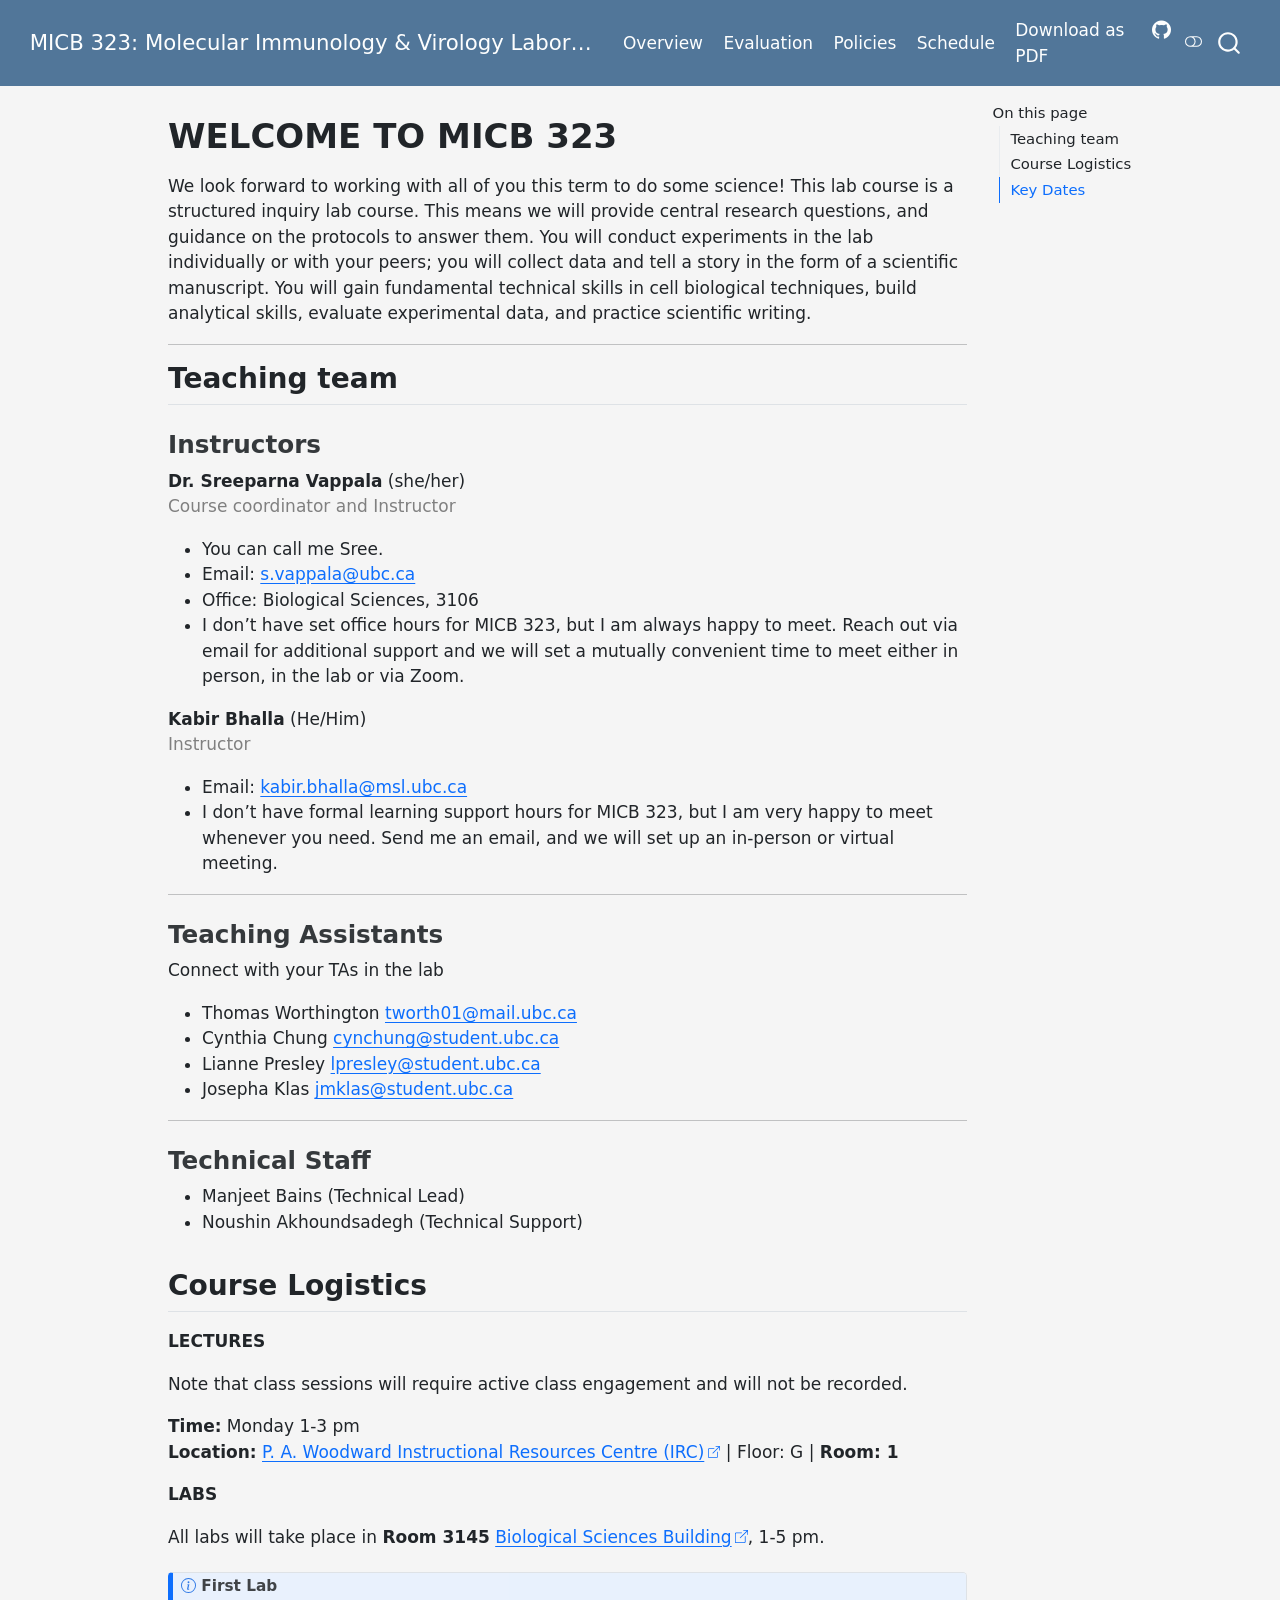
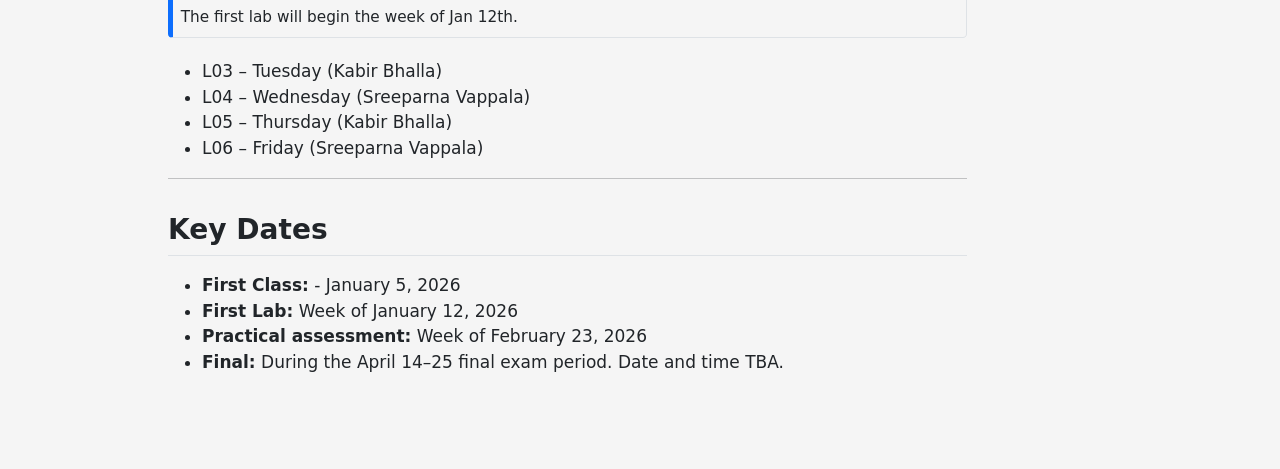
<file: index.html>
<!DOCTYPE html>
<html xmlns="http://www.w3.org/1999/xhtml" lang="en" xml:lang="en"><head>

<meta charset="utf-8">
<meta name="generator" content="quarto-1.8.27">

<meta name="viewport" content="width=device-width, initial-scale=1.0, user-scalable=yes">


<title>WELCOME TO MICB 323 – MICB 323: Molecular Immunology &amp; Virology Laboratory</title>
<style>
code{white-space: pre-wrap;}
span.smallcaps{font-variant: small-caps;}
div.columns{display: flex; gap: min(4vw, 1.5em);}
div.column{flex: auto; overflow-x: auto;}
div.hanging-indent{margin-left: 1.5em; text-indent: -1.5em;}
ul.task-list{list-style: none;}
ul.task-list li input[type="checkbox"] {
  width: 0.8em;
  margin: 0 0.8em 0.2em -1em; /* quarto-specific, see https://github.com/quarto-dev/quarto-cli/issues/4556 */ 
  vertical-align: middle;
}
</style>


<script src="site_libs/quarto-nav/quarto-nav.js"></script>
<script src="site_libs/quarto-nav/headroom.min.js"></script>
<script src="site_libs/clipboard/clipboard.min.js"></script>
<script src="site_libs/quarto-search/autocomplete.umd.js"></script>
<script src="site_libs/quarto-search/fuse.min.js"></script>
<script src="site_libs/quarto-search/quarto-search.js"></script>
<meta name="quarto:offset" content="./">
<script src="site_libs/quarto-html/quarto.js" type="module"></script>
<script src="site_libs/quarto-html/tabsets/tabsets.js" type="module"></script>
<script src="site_libs/quarto-html/axe/axe-check.js" type="module"></script>
<script src="site_libs/quarto-html/popper.min.js"></script>
<script src="site_libs/quarto-html/tippy.umd.min.js"></script>
<script src="site_libs/quarto-html/anchor.min.js"></script>
<link href="site_libs/quarto-html/tippy.css" rel="stylesheet">
<link href="site_libs/quarto-html/quarto-syntax-highlighting-ed96de9b727972fe78a7b5d16c58bf87.css" rel="stylesheet" class="quarto-color-scheme" id="quarto-text-highlighting-styles">
<link href="site_libs/quarto-html/quarto-syntax-highlighting-dark-4d9afe2b8d18ee9fa5d0d57b5ed4214d.css" rel="stylesheet" class="quarto-color-scheme quarto-color-alternate" id="quarto-text-highlighting-styles">
<link href="site_libs/quarto-html/quarto-syntax-highlighting-ed96de9b727972fe78a7b5d16c58bf87.css" rel="stylesheet" class="quarto-color-scheme-extra" id="quarto-text-highlighting-styles">
<script src="site_libs/bootstrap/bootstrap.min.js"></script>
<link href="site_libs/bootstrap/bootstrap-icons.css" rel="stylesheet">
<link href="site_libs/bootstrap/bootstrap-cabe82ec482b288a3880491aa7ab6cbd.min.css" rel="stylesheet" append-hash="true" class="quarto-color-scheme" id="quarto-bootstrap" data-mode="light">
<link href="site_libs/bootstrap/bootstrap-dark-44c35d404c9d61f388c5a20bd0a263a0.min.css" rel="stylesheet" append-hash="true" class="quarto-color-scheme quarto-color-alternate" id="quarto-bootstrap" data-mode="light">
<link href="site_libs/bootstrap/bootstrap-cabe82ec482b288a3880491aa7ab6cbd.min.css" rel="stylesheet" append-hash="true" class="quarto-color-scheme-extra" id="quarto-bootstrap" data-mode="light">
<script id="quarto-search-options" type="application/json">{
  "location": "navbar",
  "copy-button": false,
  "collapse-after": 3,
  "panel-placement": "end",
  "type": "overlay",
  "limit": 50,
  "keyboard-shortcut": [
    "f",
    "/",
    "s"
  ],
  "show-item-context": false,
  "language": {
    "search-no-results-text": "No results",
    "search-matching-documents-text": "matching documents",
    "search-copy-link-title": "Copy link to search",
    "search-hide-matches-text": "Hide additional matches",
    "search-more-match-text": "more match in this document",
    "search-more-matches-text": "more matches in this document",
    "search-clear-button-title": "Clear",
    "search-text-placeholder": "",
    "search-detached-cancel-button-title": "Cancel",
    "search-submit-button-title": "Submit",
    "search-label": "Search"
  }
}</script>


</head>

<body class="nav-fixed quarto-light"><script id="quarto-html-before-body" type="application/javascript">
    const toggleBodyColorMode = (bsSheetEl) => {
      const mode = bsSheetEl.getAttribute("data-mode");
      const bodyEl = window.document.querySelector("body");
      if (mode === "dark") {
        bodyEl.classList.add("quarto-dark");
        bodyEl.classList.remove("quarto-light");
      } else {
        bodyEl.classList.add("quarto-light");
        bodyEl.classList.remove("quarto-dark");
      }
    }
    const toggleBodyColorPrimary = () => {
      const bsSheetEl = window.document.querySelector("link#quarto-bootstrap:not([rel=disabled-stylesheet])");
      if (bsSheetEl) {
        toggleBodyColorMode(bsSheetEl);
      }
    }
    const setColorSchemeToggle = (alternate) => {
      const toggles = window.document.querySelectorAll('.quarto-color-scheme-toggle');
      for (let i=0; i < toggles.length; i++) {
        const toggle = toggles[i];
        if (toggle) {
          if (alternate) {
            toggle.classList.add("alternate");
          } else {
            toggle.classList.remove("alternate");
          }
        }
      }
    };
    const toggleColorMode = (alternate) => {
      // Switch the stylesheets
      const primaryStylesheets = window.document.querySelectorAll('link.quarto-color-scheme:not(.quarto-color-alternate)');
      const alternateStylesheets = window.document.querySelectorAll('link.quarto-color-scheme.quarto-color-alternate');
      manageTransitions('#quarto-margin-sidebar .nav-link', false);
      if (alternate) {
        // note: dark is layered on light, we don't disable primary!
        enableStylesheet(alternateStylesheets);
        for (const sheetNode of alternateStylesheets) {
          if (sheetNode.id === "quarto-bootstrap") {
            toggleBodyColorMode(sheetNode);
          }
        }
      } else {
        disableStylesheet(alternateStylesheets);
        enableStylesheet(primaryStylesheets)
        toggleBodyColorPrimary();
      }
      manageTransitions('#quarto-margin-sidebar .nav-link', true);
      // Switch the toggles
      setColorSchemeToggle(alternate)
      // Hack to workaround the fact that safari doesn't
      // properly recolor the scrollbar when toggling (#1455)
      if (navigator.userAgent.indexOf('Safari') > 0 && navigator.userAgent.indexOf('Chrome') == -1) {
        manageTransitions("body", false);
        window.scrollTo(0, 1);
        setTimeout(() => {
          window.scrollTo(0, 0);
          manageTransitions("body", true);
        }, 40);
      }
    }
    const disableStylesheet = (stylesheets) => {
      for (let i=0; i < stylesheets.length; i++) {
        const stylesheet = stylesheets[i];
        stylesheet.rel = 'disabled-stylesheet';
      }
    }
    const enableStylesheet = (stylesheets) => {
      for (let i=0; i < stylesheets.length; i++) {
        const stylesheet = stylesheets[i];
        if(stylesheet.rel !== 'stylesheet') { // for Chrome, which will still FOUC without this check
          stylesheet.rel = 'stylesheet';
        }
      }
    }
    const manageTransitions = (selector, allowTransitions) => {
      const els = window.document.querySelectorAll(selector);
      for (let i=0; i < els.length; i++) {
        const el = els[i];
        if (allowTransitions) {
          el.classList.remove('notransition');
        } else {
          el.classList.add('notransition');
        }
      }
    }
    const isFileUrl = () => {
      return window.location.protocol === 'file:';
    }
    const hasAlternateSentinel = () => {
      let styleSentinel = getColorSchemeSentinel();
      if (styleSentinel !== null) {
        return styleSentinel === "alternate";
      } else {
        return false;
      }
    }
    const setStyleSentinel = (alternate) => {
      const value = alternate ? "alternate" : "default";
      if (!isFileUrl()) {
        window.localStorage.setItem("quarto-color-scheme", value);
      } else {
        localAlternateSentinel = value;
      }
    }
    const getColorSchemeSentinel = () => {
      if (!isFileUrl()) {
        const storageValue = window.localStorage.getItem("quarto-color-scheme");
        return storageValue != null ? storageValue : localAlternateSentinel;
      } else {
        return localAlternateSentinel;
      }
    }
    const toggleGiscusIfUsed = (isAlternate, darkModeDefault) => {
      const baseTheme = document.querySelector('#giscus-base-theme')?.value ?? 'light';
      const alternateTheme = document.querySelector('#giscus-alt-theme')?.value ?? 'dark';
      let newTheme = '';
      if(authorPrefersDark) {
        newTheme = isAlternate ? baseTheme : alternateTheme;
      } else {
        newTheme = isAlternate ? alternateTheme : baseTheme;
      }
      const changeGiscusTheme = () => {
        // From: https://github.com/giscus/giscus/issues/336
        const sendMessage = (message) => {
          const iframe = document.querySelector('iframe.giscus-frame');
          if (!iframe) return;
          iframe.contentWindow.postMessage({ giscus: message }, 'https://giscus.app');
        }
        sendMessage({
          setConfig: {
            theme: newTheme
          }
        });
      }
      const isGiscussLoaded = window.document.querySelector('iframe.giscus-frame') !== null;
      if (isGiscussLoaded) {
        changeGiscusTheme();
      }
    };
    const authorPrefersDark = false;
    const darkModeDefault = authorPrefersDark;
      document.querySelector('link#quarto-text-highlighting-styles.quarto-color-scheme-extra').rel = 'disabled-stylesheet';
      document.querySelector('link#quarto-bootstrap.quarto-color-scheme-extra').rel = 'disabled-stylesheet';
    let localAlternateSentinel = darkModeDefault ? 'alternate' : 'default';
    // Dark / light mode switch
    window.quartoToggleColorScheme = () => {
      // Read the current dark / light value
      let toAlternate = !hasAlternateSentinel();
      toggleColorMode(toAlternate);
      setStyleSentinel(toAlternate);
      toggleGiscusIfUsed(toAlternate, darkModeDefault);
      window.dispatchEvent(new Event('resize'));
    };
    // Switch to dark mode if need be
    if (hasAlternateSentinel()) {
      toggleColorMode(true);
    } else {
      toggleColorMode(false);
    }
  </script>

<div id="quarto-search-results"></div>
  <header id="quarto-header" class="headroom fixed-top">
    <nav class="navbar navbar-expand-lg " data-bs-theme="dark">
      <div class="navbar-container container-fluid">
      <div class="navbar-brand-container mx-auto">
    <a class="navbar-brand" href="./index.html">
    <span class="navbar-title">MICB 323: Molecular Immunology &amp; Virology Laboratory</span>
    </a>
  </div>
            <div id="quarto-search" class="" title="Search"></div>
          <button class="navbar-toggler" type="button" data-bs-toggle="collapse" data-bs-target="#navbarCollapse" aria-controls="navbarCollapse" role="menu" aria-expanded="false" aria-label="Toggle navigation" onclick="if (window.quartoToggleHeadroom) { window.quartoToggleHeadroom(); }">
  <span class="navbar-toggler-icon"></span>
</button>
          <div class="collapse navbar-collapse" id="navbarCollapse">
            <ul class="navbar-nav navbar-nav-scroll me-auto">
  <li class="nav-item">
    <a class="nav-link" href="./overview.html"> 
<span class="menu-text">Overview</span></a>
  </li>  
  <li class="nav-item">
    <a class="nav-link" href="./evaluation.html"> 
<span class="menu-text">Evaluation</span></a>
  </li>  
  <li class="nav-item">
    <a class="nav-link" href="./course_policies.html"> 
<span class="menu-text">Policies</span></a>
  </li>  
  <li class="nav-item">
    <a class="nav-link" href="./schedule.html"> 
<span class="menu-text">Schedule</span></a>
  </li>  
</ul>
            <ul class="navbar-nav navbar-nav-scroll ms-auto">
  <li class="nav-item">
    <a class="nav-link" href="./MICB323-2025WT2-Syllabus.pdf"> 
<span class="menu-text">Download as PDF</span></a>
  </li>  
  <li class="nav-item compact">
    <a class="nav-link" href="https://github.com/ubc-micb-323/2025WT2"> <i class="bi bi-github" role="img">
</i> 
<span class="menu-text"></span></a>
  </li>  
</ul>
          </div> <!-- /navcollapse -->
            <div class="quarto-navbar-tools">
  <a href="" class="quarto-color-scheme-toggle quarto-navigation-tool  px-1" onclick="window.quartoToggleColorScheme(); return false;" title="Toggle dark mode"><i class="bi"></i></a>
</div>
      </div> <!-- /container-fluid -->
    </nav>
</header>
<!-- content -->
<div id="quarto-content" class="quarto-container page-columns page-rows-contents page-layout-article page-navbar">
<!-- sidebar -->
<!-- margin-sidebar -->
    <div id="quarto-margin-sidebar" class="sidebar margin-sidebar">
        <nav id="TOC" role="doc-toc" class="toc-active">
    <h2 id="toc-title">On this page</h2>
   
  <ul>
  <li><a href="#teaching-team" id="toc-teaching-team" class="nav-link active" data-scroll-target="#teaching-team">Teaching team</a>
  <ul class="collapse">
  <li><a href="#instructors" id="toc-instructors" class="nav-link" data-scroll-target="#instructors">Instructors</a></li>
  <li><a href="#teaching-assistants" id="toc-teaching-assistants" class="nav-link" data-scroll-target="#teaching-assistants">Teaching Assistants</a></li>
  <li><a href="#technical-staff" id="toc-technical-staff" class="nav-link" data-scroll-target="#technical-staff">Technical Staff</a></li>
  </ul></li>
  <li><a href="#course-logistics" id="toc-course-logistics" class="nav-link" data-scroll-target="#course-logistics">Course Logistics</a></li>
  <li><a href="#key-dates" id="toc-key-dates" class="nav-link" data-scroll-target="#key-dates">Key Dates</a></li>
  </ul>
</nav>
    </div>
<!-- main -->
<main class="content" id="quarto-document-content">


<header id="title-block-header" class="quarto-title-block default">
<div class="quarto-title">
<h1 class="title">WELCOME TO MICB 323</h1>
</div>



<div class="quarto-title-meta">

    
  
    
  </div>
  


</header>


<p>We look forward to working with all of you this term to do some science! This lab course is a structured inquiry lab course. This means we will provide central research questions, and guidance on the protocols to answer them. You will conduct experiments in the lab individually or with your peers; you will collect data and tell a story in the form of a scientific manuscript. You will gain fundamental technical skills in cell biological techniques, build analytical skills, evaluate experimental data, and practice scientific writing.</p>
<hr>
<section id="teaching-team" class="level2">
<h2 class="anchored" data-anchor-id="teaching-team">Teaching team</h2>
<section id="instructors" class="level3">
<h3 class="anchored" data-anchor-id="instructors">Instructors</h3>
<p><strong>Dr.&nbsp;Sreeparna Vappala</strong> (she/her)<br> <span style="color:gray;">Course coordinator and Instructor</span></p>
<ul>
<li>You can call me Sree.</li>
<li>Email: <a href="mailto:s.vappala@ubc.ca">s.vappala@ubc.ca</a></li>
<li>Office: Biological Sciences, 3106</li>
<li>I don’t have set office hours for MICB 323, but I am always happy to meet. Reach out via email for additional support and we will set a mutually convenient time to meet either in person, in the lab or via Zoom.</li>
</ul>
<p><strong>Kabir Bhalla</strong> (He/Him)<br> <span style="color:gray;">Instructor</span></p>
<ul>
<li>Email: <a href="mailto:kabir.bhalla@msl.ubc.ca">kabir.bhalla@msl.ubc.ca</a></li>
<li>I don’t have formal learning support hours for MICB 323, but I am very happy to meet whenever you need. Send me an email, and we will set up an in-person or virtual meeting.</li>
</ul>
<hr>
</section>
<section id="teaching-assistants" class="level3">
<h3 class="anchored" data-anchor-id="teaching-assistants">Teaching Assistants</h3>
<p>Connect with your TAs in the lab</p>
<ul>
<li>Thomas Worthington <a href="mailto:tworth01@mail.ubc.ca">tworth01@mail.ubc.ca</a></li>
<li>Cynthia Chung <a href="mailto:cynchung@student.ubc.ca">cynchung@student.ubc.ca</a></li>
<li>Lianne Presley <a href="mailto:lpresley@student.ubc.ca">lpresley@student.ubc.ca</a></li>
<li>Josepha Klas <a href="mailto:jmklas@student.ubc.ca">jmklas@student.ubc.ca</a></li>
</ul>
<hr>
</section>
<section id="technical-staff" class="level3">
<h3 class="anchored" data-anchor-id="technical-staff">Technical Staff</h3>
<ul>
<li>Manjeet Bains (Technical Lead)</li>
<li>Noushin Akhoundsadegh (Technical Support)</li>
</ul>
</section>
</section>
<section id="course-logistics" class="level2">
<h2 class="anchored" data-anchor-id="course-logistics">Course Logistics</h2>
<p><strong>LECTURES</strong></p>
<p>Note that class sessions will require active class engagement and will not be recorded.</p>
<p><strong>Time:</strong> Monday 1-3 pm<br>
<strong>Location:</strong> <a href="https://maps.ubc.ca/?code=IRC">P. A. Woodward Instructional Resources Centre (IRC)</a> | Floor: G | <strong>Room: 1</strong></p>
<p><strong>LABS</strong></p>
<p>All labs will take place in <strong>Room 3145</strong> <a href="https://maps.ubc.ca/?code=BIOL">Biological Sciences Building</a>, 1-5 pm.</p>
<div class="callout callout-style-default callout-note callout-titled">
<div class="callout-header d-flex align-content-center">
<div class="callout-icon-container">
<i class="callout-icon"></i>
</div>
<div class="callout-title-container flex-fill">
<span class="screen-reader-only">Note</span>First Lab
</div>
</div>
<div class="callout-body-container callout-body">
<p>The first lab will begin the week of Jan 12th.</p>
</div>
</div>
<ul>
<li>L03 – Tuesday (Kabir Bhalla)</li>
<li>L04 – Wednesday (Sreeparna Vappala)</li>
<li>L05 – Thursday (Kabir Bhalla)</li>
<li>L06 – Friday (Sreeparna Vappala)</li>
</ul>
<hr>
</section>
<section id="key-dates" class="level2">
<h2 class="anchored" data-anchor-id="key-dates">Key Dates</h2>
<ul>
<li><strong>First Class:</strong> - January 5, 2026</li>
<li><strong>First Lab:</strong> Week of January 12, 2026</li>
<li><strong>Practical assessment:</strong> Week of February 23, 2026</li>
<li><strong>Final:</strong> During the April 14–25 final exam period. Date and time TBA.</li>
</ul>


</section>

</main> <!-- /main -->
<script id="quarto-html-after-body" type="application/javascript">
  window.document.addEventListener("DOMContentLoaded", function (event) {
    // Ensure there is a toggle, if there isn't float one in the top right
    if (window.document.querySelector('.quarto-color-scheme-toggle') === null) {
      const a = window.document.createElement('a');
      a.classList.add('top-right');
      a.classList.add('quarto-color-scheme-toggle');
      a.href = "";
      a.onclick = function() { try { window.quartoToggleColorScheme(); } catch {} return false; };
      const i = window.document.createElement("i");
      i.classList.add('bi');
      a.appendChild(i);
      window.document.body.appendChild(a);
    }
    setColorSchemeToggle(hasAlternateSentinel())
    const icon = "";
    const anchorJS = new window.AnchorJS();
    anchorJS.options = {
      placement: 'right',
      icon: icon
    };
    anchorJS.add('.anchored');
    const isCodeAnnotation = (el) => {
      for (const clz of el.classList) {
        if (clz.startsWith('code-annotation-')) {                     
          return true;
        }
      }
      return false;
    }
    const onCopySuccess = function(e) {
      // button target
      const button = e.trigger;
      // don't keep focus
      button.blur();
      // flash "checked"
      button.classList.add('code-copy-button-checked');
      var currentTitle = button.getAttribute("title");
      button.setAttribute("title", "Copied!");
      let tooltip;
      if (window.bootstrap) {
        button.setAttribute("data-bs-toggle", "tooltip");
        button.setAttribute("data-bs-placement", "left");
        button.setAttribute("data-bs-title", "Copied!");
        tooltip = new bootstrap.Tooltip(button, 
          { trigger: "manual", 
            customClass: "code-copy-button-tooltip",
            offset: [0, -8]});
        tooltip.show();    
      }
      setTimeout(function() {
        if (tooltip) {
          tooltip.hide();
          button.removeAttribute("data-bs-title");
          button.removeAttribute("data-bs-toggle");
          button.removeAttribute("data-bs-placement");
        }
        button.setAttribute("title", currentTitle);
        button.classList.remove('code-copy-button-checked');
      }, 1000);
      // clear code selection
      e.clearSelection();
    }
    const getTextToCopy = function(trigger) {
      const outerScaffold = trigger.parentElement.cloneNode(true);
      const codeEl = outerScaffold.querySelector('code');
      for (const childEl of codeEl.children) {
        if (isCodeAnnotation(childEl)) {
          childEl.remove();
        }
      }
      return codeEl.innerText;
    }
    const clipboard = new window.ClipboardJS('.code-copy-button:not([data-in-quarto-modal])', {
      text: getTextToCopy
    });
    clipboard.on('success', onCopySuccess);
    if (window.document.getElementById('quarto-embedded-source-code-modal')) {
      const clipboardModal = new window.ClipboardJS('.code-copy-button[data-in-quarto-modal]', {
        text: getTextToCopy,
        container: window.document.getElementById('quarto-embedded-source-code-modal')
      });
      clipboardModal.on('success', onCopySuccess);
    }
      var localhostRegex = new RegExp(/^(?:http|https):\/\/localhost\:?[0-9]*\//);
      var mailtoRegex = new RegExp(/^mailto:/);
        var filterRegex = new RegExp("https:\/\/ubc-micb-323\.github\.io\/2025WT2");
      var isInternal = (href) => {
          return filterRegex.test(href) || localhostRegex.test(href) || mailtoRegex.test(href);
      }
      // Inspect non-navigation links and adorn them if external
     var links = window.document.querySelectorAll('a[href]:not(.nav-link):not(.navbar-brand):not(.toc-action):not(.sidebar-link):not(.sidebar-item-toggle):not(.pagination-link):not(.no-external):not([aria-hidden]):not(.dropdown-item):not(.quarto-navigation-tool):not(.about-link)');
      for (var i=0; i<links.length; i++) {
        const link = links[i];
        if (!isInternal(link.href)) {
          // undo the damage that might have been done by quarto-nav.js in the case of
          // links that we want to consider external
          if (link.dataset.originalHref !== undefined) {
            link.href = link.dataset.originalHref;
          }
            // target, if specified
            link.setAttribute("target", "_blank");
            if (link.getAttribute("rel") === null) {
              link.setAttribute("rel", "noopener");
            }
            // default icon
            link.classList.add("external");
        }
      }
    function tippyHover(el, contentFn, onTriggerFn, onUntriggerFn) {
      const config = {
        allowHTML: true,
        maxWidth: 500,
        delay: 100,
        arrow: false,
        appendTo: function(el) {
            return el.parentElement;
        },
        interactive: true,
        interactiveBorder: 10,
        theme: 'quarto',
        placement: 'bottom-start',
      };
      if (contentFn) {
        config.content = contentFn;
      }
      if (onTriggerFn) {
        config.onTrigger = onTriggerFn;
      }
      if (onUntriggerFn) {
        config.onUntrigger = onUntriggerFn;
      }
      window.tippy(el, config); 
    }
    const noterefs = window.document.querySelectorAll('a[role="doc-noteref"]');
    for (var i=0; i<noterefs.length; i++) {
      const ref = noterefs[i];
      tippyHover(ref, function() {
        // use id or data attribute instead here
        let href = ref.getAttribute('data-footnote-href') || ref.getAttribute('href');
        try { href = new URL(href).hash; } catch {}
        const id = href.replace(/^#\/?/, "");
        const note = window.document.getElementById(id);
        if (note) {
          return note.innerHTML;
        } else {
          return "";
        }
      });
    }
    const xrefs = window.document.querySelectorAll('a.quarto-xref');
    const processXRef = (id, note) => {
      // Strip column container classes
      const stripColumnClz = (el) => {
        el.classList.remove("page-full", "page-columns");
        if (el.children) {
          for (const child of el.children) {
            stripColumnClz(child);
          }
        }
      }
      stripColumnClz(note)
      if (id === null || id.startsWith('sec-')) {
        // Special case sections, only their first couple elements
        const container = document.createElement("div");
        if (note.children && note.children.length > 2) {
          container.appendChild(note.children[0].cloneNode(true));
          for (let i = 1; i < note.children.length; i++) {
            const child = note.children[i];
            if (child.tagName === "P" && child.innerText === "") {
              continue;
            } else {
              container.appendChild(child.cloneNode(true));
              break;
            }
          }
          if (window.Quarto?.typesetMath) {
            window.Quarto.typesetMath(container);
          }
          return container.innerHTML
        } else {
          if (window.Quarto?.typesetMath) {
            window.Quarto.typesetMath(note);
          }
          return note.innerHTML;
        }
      } else {
        // Remove any anchor links if they are present
        const anchorLink = note.querySelector('a.anchorjs-link');
        if (anchorLink) {
          anchorLink.remove();
        }
        if (window.Quarto?.typesetMath) {
          window.Quarto.typesetMath(note);
        }
        if (note.classList.contains("callout")) {
          return note.outerHTML;
        } else {
          return note.innerHTML;
        }
      }
    }
    for (var i=0; i<xrefs.length; i++) {
      const xref = xrefs[i];
      tippyHover(xref, undefined, function(instance) {
        instance.disable();
        let url = xref.getAttribute('href');
        let hash = undefined; 
        if (url.startsWith('#')) {
          hash = url;
        } else {
          try { hash = new URL(url).hash; } catch {}
        }
        if (hash) {
          const id = hash.replace(/^#\/?/, "");
          const note = window.document.getElementById(id);
          if (note !== null) {
            try {
              const html = processXRef(id, note.cloneNode(true));
              instance.setContent(html);
            } finally {
              instance.enable();
              instance.show();
            }
          } else {
            // See if we can fetch this
            fetch(url.split('#')[0])
            .then(res => res.text())
            .then(html => {
              const parser = new DOMParser();
              const htmlDoc = parser.parseFromString(html, "text/html");
              const note = htmlDoc.getElementById(id);
              if (note !== null) {
                const html = processXRef(id, note);
                instance.setContent(html);
              } 
            }).finally(() => {
              instance.enable();
              instance.show();
            });
          }
        } else {
          // See if we can fetch a full url (with no hash to target)
          // This is a special case and we should probably do some content thinning / targeting
          fetch(url)
          .then(res => res.text())
          .then(html => {
            const parser = new DOMParser();
            const htmlDoc = parser.parseFromString(html, "text/html");
            const note = htmlDoc.querySelector('main.content');
            if (note !== null) {
              // This should only happen for chapter cross references
              // (since there is no id in the URL)
              // remove the first header
              if (note.children.length > 0 && note.children[0].tagName === "HEADER") {
                note.children[0].remove();
              }
              const html = processXRef(null, note);
              instance.setContent(html);
            } 
          }).finally(() => {
            instance.enable();
            instance.show();
          });
        }
      }, function(instance) {
      });
    }
        let selectedAnnoteEl;
        const selectorForAnnotation = ( cell, annotation) => {
          let cellAttr = 'data-code-cell="' + cell + '"';
          let lineAttr = 'data-code-annotation="' +  annotation + '"';
          const selector = 'span[' + cellAttr + '][' + lineAttr + ']';
          return selector;
        }
        const selectCodeLines = (annoteEl) => {
          const doc = window.document;
          const targetCell = annoteEl.getAttribute("data-target-cell");
          const targetAnnotation = annoteEl.getAttribute("data-target-annotation");
          const annoteSpan = window.document.querySelector(selectorForAnnotation(targetCell, targetAnnotation));
          const lines = annoteSpan.getAttribute("data-code-lines").split(",");
          const lineIds = lines.map((line) => {
            return targetCell + "-" + line;
          })
          let top = null;
          let height = null;
          let parent = null;
          if (lineIds.length > 0) {
              //compute the position of the single el (top and bottom and make a div)
              const el = window.document.getElementById(lineIds[0]);
              top = el.offsetTop;
              height = el.offsetHeight;
              parent = el.parentElement.parentElement;
            if (lineIds.length > 1) {
              const lastEl = window.document.getElementById(lineIds[lineIds.length - 1]);
              const bottom = lastEl.offsetTop + lastEl.offsetHeight;
              height = bottom - top;
            }
            if (top !== null && height !== null && parent !== null) {
              // cook up a div (if necessary) and position it 
              let div = window.document.getElementById("code-annotation-line-highlight");
              if (div === null) {
                div = window.document.createElement("div");
                div.setAttribute("id", "code-annotation-line-highlight");
                div.style.position = 'absolute';
                parent.appendChild(div);
              }
              div.style.top = top - 2 + "px";
              div.style.height = height + 4 + "px";
              div.style.left = 0;
              let gutterDiv = window.document.getElementById("code-annotation-line-highlight-gutter");
              if (gutterDiv === null) {
                gutterDiv = window.document.createElement("div");
                gutterDiv.setAttribute("id", "code-annotation-line-highlight-gutter");
                gutterDiv.style.position = 'absolute';
                const codeCell = window.document.getElementById(targetCell);
                const gutter = codeCell.querySelector('.code-annotation-gutter');
                gutter.appendChild(gutterDiv);
              }
              gutterDiv.style.top = top - 2 + "px";
              gutterDiv.style.height = height + 4 + "px";
            }
            selectedAnnoteEl = annoteEl;
          }
        };
        const unselectCodeLines = () => {
          const elementsIds = ["code-annotation-line-highlight", "code-annotation-line-highlight-gutter"];
          elementsIds.forEach((elId) => {
            const div = window.document.getElementById(elId);
            if (div) {
              div.remove();
            }
          });
          selectedAnnoteEl = undefined;
        };
          // Handle positioning of the toggle
      window.addEventListener(
        "resize",
        throttle(() => {
          elRect = undefined;
          if (selectedAnnoteEl) {
            selectCodeLines(selectedAnnoteEl);
          }
        }, 10)
      );
      function throttle(fn, ms) {
      let throttle = false;
      let timer;
        return (...args) => {
          if(!throttle) { // first call gets through
              fn.apply(this, args);
              throttle = true;
          } else { // all the others get throttled
              if(timer) clearTimeout(timer); // cancel #2
              timer = setTimeout(() => {
                fn.apply(this, args);
                timer = throttle = false;
              }, ms);
          }
        };
      }
        // Attach click handler to the DT
        const annoteDls = window.document.querySelectorAll('dt[data-target-cell]');
        for (const annoteDlNode of annoteDls) {
          annoteDlNode.addEventListener('click', (event) => {
            const clickedEl = event.target;
            if (clickedEl !== selectedAnnoteEl) {
              unselectCodeLines();
              const activeEl = window.document.querySelector('dt[data-target-cell].code-annotation-active');
              if (activeEl) {
                activeEl.classList.remove('code-annotation-active');
              }
              selectCodeLines(clickedEl);
              clickedEl.classList.add('code-annotation-active');
            } else {
              // Unselect the line
              unselectCodeLines();
              clickedEl.classList.remove('code-annotation-active');
            }
          });
        }
    const findCites = (el) => {
      const parentEl = el.parentElement;
      if (parentEl) {
        const cites = parentEl.dataset.cites;
        if (cites) {
          return {
            el,
            cites: cites.split(' ')
          };
        } else {
          return findCites(el.parentElement)
        }
      } else {
        return undefined;
      }
    };
    var bibliorefs = window.document.querySelectorAll('a[role="doc-biblioref"]');
    for (var i=0; i<bibliorefs.length; i++) {
      const ref = bibliorefs[i];
      const citeInfo = findCites(ref);
      if (citeInfo) {
        tippyHover(citeInfo.el, function() {
          var popup = window.document.createElement('div');
          citeInfo.cites.forEach(function(cite) {
            var citeDiv = window.document.createElement('div');
            citeDiv.classList.add('hanging-indent');
            citeDiv.classList.add('csl-entry');
            var biblioDiv = window.document.getElementById('ref-' + cite);
            if (biblioDiv) {
              citeDiv.innerHTML = biblioDiv.innerHTML;
            }
            popup.appendChild(citeDiv);
          });
          return popup.innerHTML;
        });
      }
    }
  });
  </script>
</div> <!-- /content -->




</body></html>
</file>
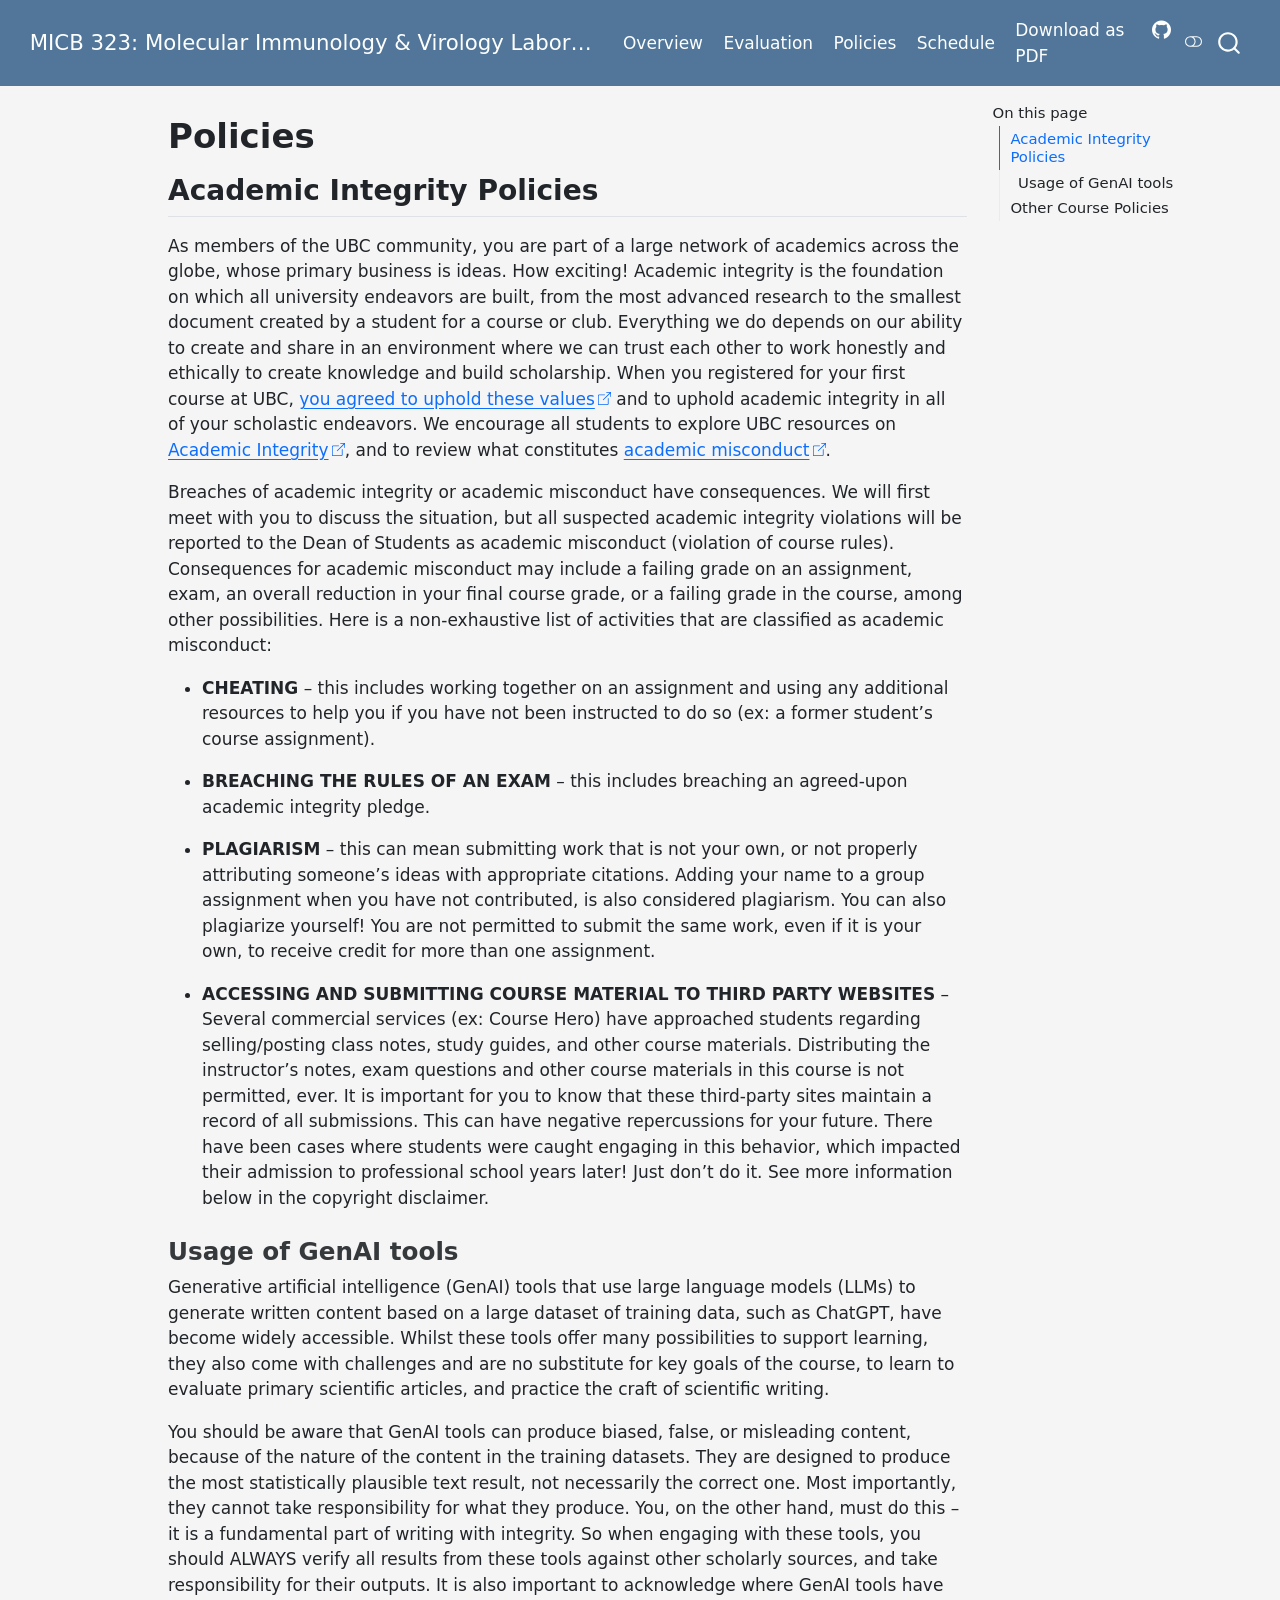
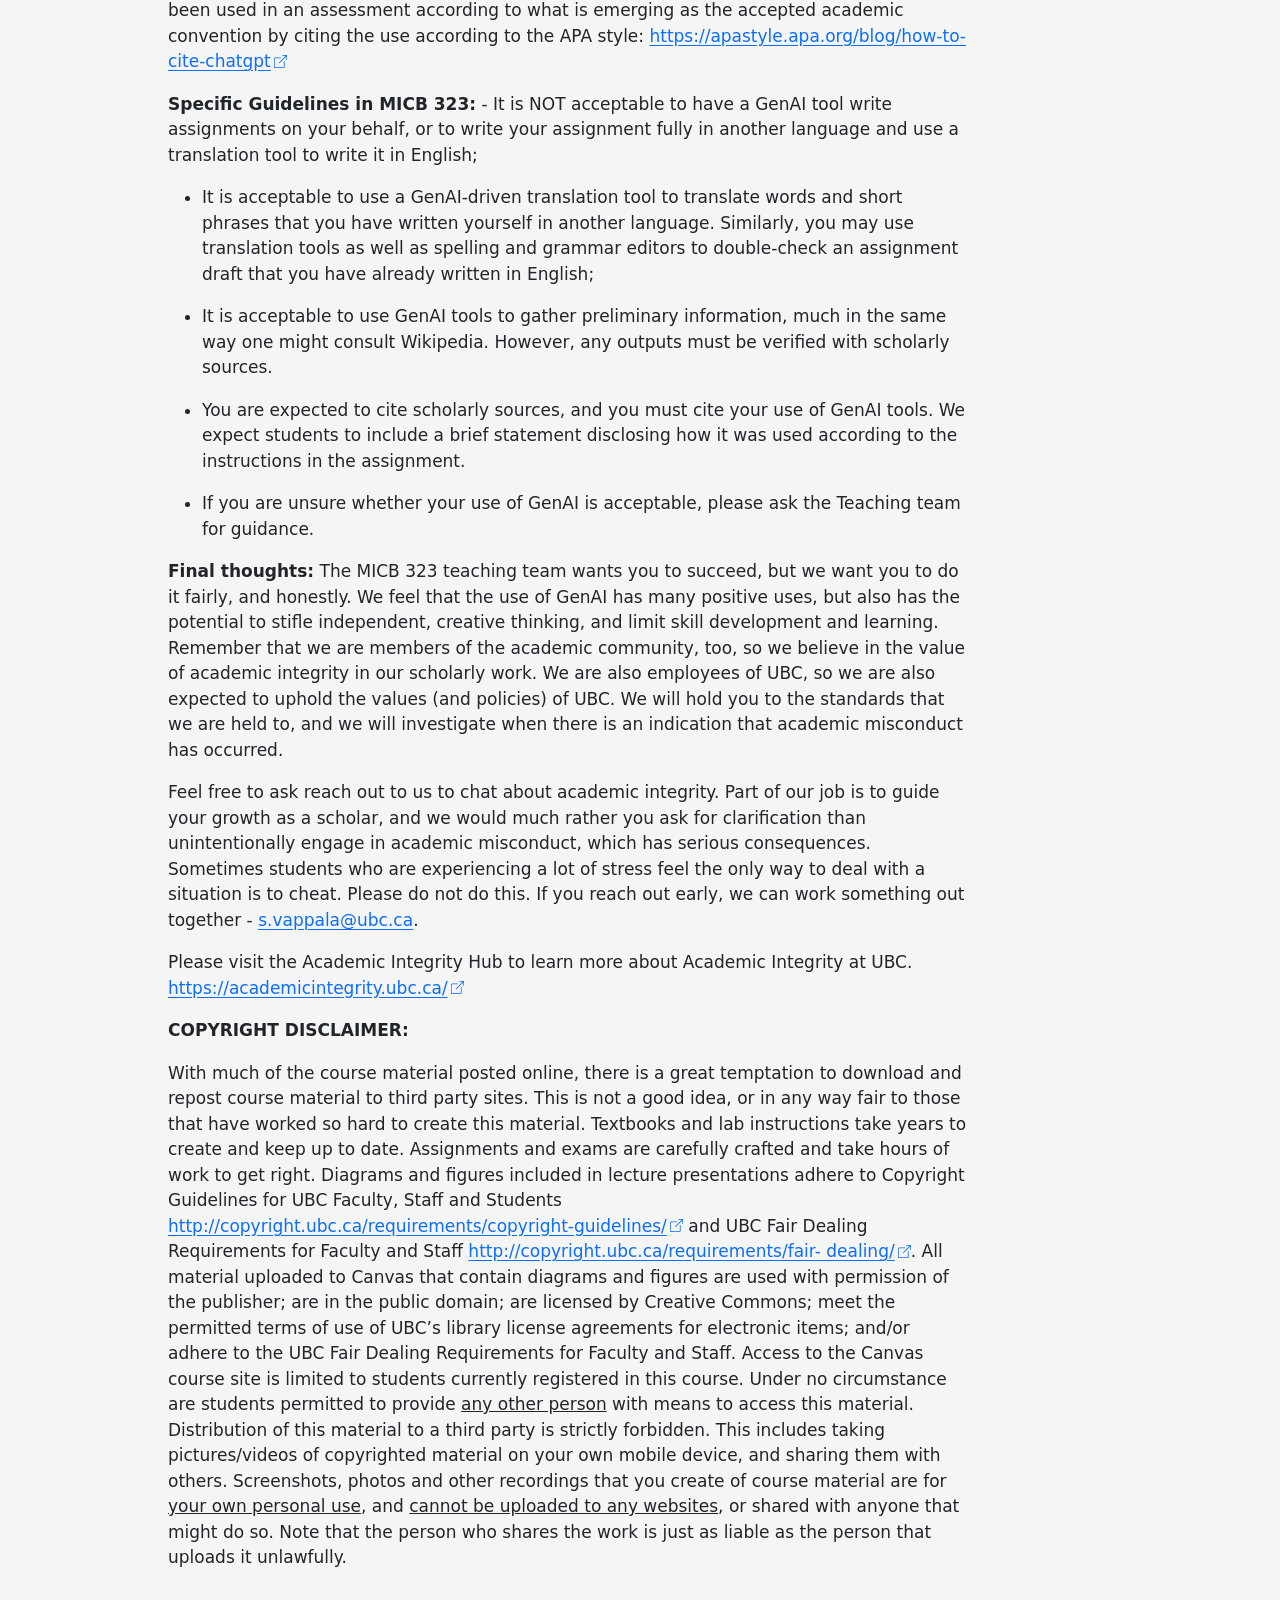
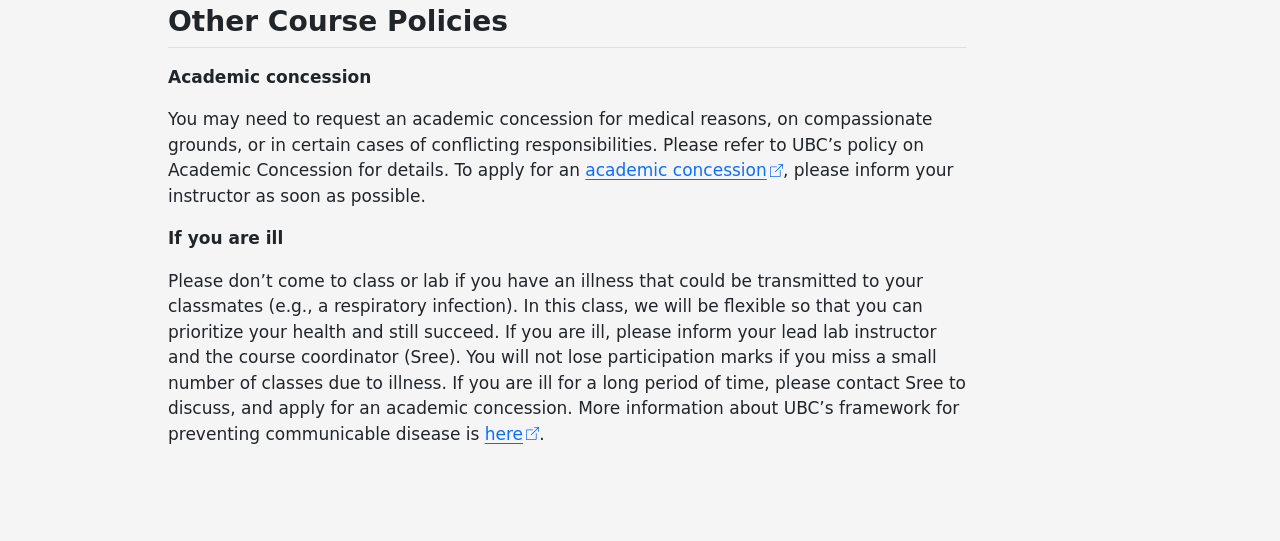
<file: course_policies.html>
<!DOCTYPE html>
<html xmlns="http://www.w3.org/1999/xhtml" lang="en" xml:lang="en"><head>

<meta charset="utf-8">
<meta name="generator" content="quarto-1.8.27">

<meta name="viewport" content="width=device-width, initial-scale=1.0, user-scalable=yes">


<title>Policies – MICB 323: Molecular Immunology &amp; Virology Laboratory</title>
<style>
code{white-space: pre-wrap;}
span.smallcaps{font-variant: small-caps;}
div.columns{display: flex; gap: min(4vw, 1.5em);}
div.column{flex: auto; overflow-x: auto;}
div.hanging-indent{margin-left: 1.5em; text-indent: -1.5em;}
ul.task-list{list-style: none;}
ul.task-list li input[type="checkbox"] {
  width: 0.8em;
  margin: 0 0.8em 0.2em -1em; /* quarto-specific, see https://github.com/quarto-dev/quarto-cli/issues/4556 */ 
  vertical-align: middle;
}
</style>


<script src="site_libs/quarto-nav/quarto-nav.js"></script>
<script src="site_libs/quarto-nav/headroom.min.js"></script>
<script src="site_libs/clipboard/clipboard.min.js"></script>
<script src="site_libs/quarto-search/autocomplete.umd.js"></script>
<script src="site_libs/quarto-search/fuse.min.js"></script>
<script src="site_libs/quarto-search/quarto-search.js"></script>
<meta name="quarto:offset" content="./">
<script src="site_libs/quarto-html/quarto.js" type="module"></script>
<script src="site_libs/quarto-html/tabsets/tabsets.js" type="module"></script>
<script src="site_libs/quarto-html/axe/axe-check.js" type="module"></script>
<script src="site_libs/quarto-html/popper.min.js"></script>
<script src="site_libs/quarto-html/tippy.umd.min.js"></script>
<script src="site_libs/quarto-html/anchor.min.js"></script>
<link href="site_libs/quarto-html/tippy.css" rel="stylesheet">
<link href="site_libs/quarto-html/quarto-syntax-highlighting-ed96de9b727972fe78a7b5d16c58bf87.css" rel="stylesheet" class="quarto-color-scheme" id="quarto-text-highlighting-styles">
<link href="site_libs/quarto-html/quarto-syntax-highlighting-dark-4d9afe2b8d18ee9fa5d0d57b5ed4214d.css" rel="stylesheet" class="quarto-color-scheme quarto-color-alternate" id="quarto-text-highlighting-styles">
<link href="site_libs/quarto-html/quarto-syntax-highlighting-ed96de9b727972fe78a7b5d16c58bf87.css" rel="stylesheet" class="quarto-color-scheme-extra" id="quarto-text-highlighting-styles">
<script src="site_libs/bootstrap/bootstrap.min.js"></script>
<link href="site_libs/bootstrap/bootstrap-icons.css" rel="stylesheet">
<link href="site_libs/bootstrap/bootstrap-cabe82ec482b288a3880491aa7ab6cbd.min.css" rel="stylesheet" append-hash="true" class="quarto-color-scheme" id="quarto-bootstrap" data-mode="light">
<link href="site_libs/bootstrap/bootstrap-dark-44c35d404c9d61f388c5a20bd0a263a0.min.css" rel="stylesheet" append-hash="true" class="quarto-color-scheme quarto-color-alternate" id="quarto-bootstrap" data-mode="light">
<link href="site_libs/bootstrap/bootstrap-cabe82ec482b288a3880491aa7ab6cbd.min.css" rel="stylesheet" append-hash="true" class="quarto-color-scheme-extra" id="quarto-bootstrap" data-mode="light">
<script id="quarto-search-options" type="application/json">{
  "location": "navbar",
  "copy-button": false,
  "collapse-after": 3,
  "panel-placement": "end",
  "type": "overlay",
  "limit": 50,
  "keyboard-shortcut": [
    "f",
    "/",
    "s"
  ],
  "show-item-context": false,
  "language": {
    "search-no-results-text": "No results",
    "search-matching-documents-text": "matching documents",
    "search-copy-link-title": "Copy link to search",
    "search-hide-matches-text": "Hide additional matches",
    "search-more-match-text": "more match in this document",
    "search-more-matches-text": "more matches in this document",
    "search-clear-button-title": "Clear",
    "search-text-placeholder": "",
    "search-detached-cancel-button-title": "Cancel",
    "search-submit-button-title": "Submit",
    "search-label": "Search"
  }
}</script>


</head>

<body class="nav-fixed quarto-light"><script id="quarto-html-before-body" type="application/javascript">
    const toggleBodyColorMode = (bsSheetEl) => {
      const mode = bsSheetEl.getAttribute("data-mode");
      const bodyEl = window.document.querySelector("body");
      if (mode === "dark") {
        bodyEl.classList.add("quarto-dark");
        bodyEl.classList.remove("quarto-light");
      } else {
        bodyEl.classList.add("quarto-light");
        bodyEl.classList.remove("quarto-dark");
      }
    }
    const toggleBodyColorPrimary = () => {
      const bsSheetEl = window.document.querySelector("link#quarto-bootstrap:not([rel=disabled-stylesheet])");
      if (bsSheetEl) {
        toggleBodyColorMode(bsSheetEl);
      }
    }
    const setColorSchemeToggle = (alternate) => {
      const toggles = window.document.querySelectorAll('.quarto-color-scheme-toggle');
      for (let i=0; i < toggles.length; i++) {
        const toggle = toggles[i];
        if (toggle) {
          if (alternate) {
            toggle.classList.add("alternate");
          } else {
            toggle.classList.remove("alternate");
          }
        }
      }
    };
    const toggleColorMode = (alternate) => {
      // Switch the stylesheets
      const primaryStylesheets = window.document.querySelectorAll('link.quarto-color-scheme:not(.quarto-color-alternate)');
      const alternateStylesheets = window.document.querySelectorAll('link.quarto-color-scheme.quarto-color-alternate');
      manageTransitions('#quarto-margin-sidebar .nav-link', false);
      if (alternate) {
        // note: dark is layered on light, we don't disable primary!
        enableStylesheet(alternateStylesheets);
        for (const sheetNode of alternateStylesheets) {
          if (sheetNode.id === "quarto-bootstrap") {
            toggleBodyColorMode(sheetNode);
          }
        }
      } else {
        disableStylesheet(alternateStylesheets);
        enableStylesheet(primaryStylesheets)
        toggleBodyColorPrimary();
      }
      manageTransitions('#quarto-margin-sidebar .nav-link', true);
      // Switch the toggles
      setColorSchemeToggle(alternate)
      // Hack to workaround the fact that safari doesn't
      // properly recolor the scrollbar when toggling (#1455)
      if (navigator.userAgent.indexOf('Safari') > 0 && navigator.userAgent.indexOf('Chrome') == -1) {
        manageTransitions("body", false);
        window.scrollTo(0, 1);
        setTimeout(() => {
          window.scrollTo(0, 0);
          manageTransitions("body", true);
        }, 40);
      }
    }
    const disableStylesheet = (stylesheets) => {
      for (let i=0; i < stylesheets.length; i++) {
        const stylesheet = stylesheets[i];
        stylesheet.rel = 'disabled-stylesheet';
      }
    }
    const enableStylesheet = (stylesheets) => {
      for (let i=0; i < stylesheets.length; i++) {
        const stylesheet = stylesheets[i];
        if(stylesheet.rel !== 'stylesheet') { // for Chrome, which will still FOUC without this check
          stylesheet.rel = 'stylesheet';
        }
      }
    }
    const manageTransitions = (selector, allowTransitions) => {
      const els = window.document.querySelectorAll(selector);
      for (let i=0; i < els.length; i++) {
        const el = els[i];
        if (allowTransitions) {
          el.classList.remove('notransition');
        } else {
          el.classList.add('notransition');
        }
      }
    }
    const isFileUrl = () => {
      return window.location.protocol === 'file:';
    }
    const hasAlternateSentinel = () => {
      let styleSentinel = getColorSchemeSentinel();
      if (styleSentinel !== null) {
        return styleSentinel === "alternate";
      } else {
        return false;
      }
    }
    const setStyleSentinel = (alternate) => {
      const value = alternate ? "alternate" : "default";
      if (!isFileUrl()) {
        window.localStorage.setItem("quarto-color-scheme", value);
      } else {
        localAlternateSentinel = value;
      }
    }
    const getColorSchemeSentinel = () => {
      if (!isFileUrl()) {
        const storageValue = window.localStorage.getItem("quarto-color-scheme");
        return storageValue != null ? storageValue : localAlternateSentinel;
      } else {
        return localAlternateSentinel;
      }
    }
    const toggleGiscusIfUsed = (isAlternate, darkModeDefault) => {
      const baseTheme = document.querySelector('#giscus-base-theme')?.value ?? 'light';
      const alternateTheme = document.querySelector('#giscus-alt-theme')?.value ?? 'dark';
      let newTheme = '';
      if(authorPrefersDark) {
        newTheme = isAlternate ? baseTheme : alternateTheme;
      } else {
        newTheme = isAlternate ? alternateTheme : baseTheme;
      }
      const changeGiscusTheme = () => {
        // From: https://github.com/giscus/giscus/issues/336
        const sendMessage = (message) => {
          const iframe = document.querySelector('iframe.giscus-frame');
          if (!iframe) return;
          iframe.contentWindow.postMessage({ giscus: message }, 'https://giscus.app');
        }
        sendMessage({
          setConfig: {
            theme: newTheme
          }
        });
      }
      const isGiscussLoaded = window.document.querySelector('iframe.giscus-frame') !== null;
      if (isGiscussLoaded) {
        changeGiscusTheme();
      }
    };
    const authorPrefersDark = false;
    const darkModeDefault = authorPrefersDark;
      document.querySelector('link#quarto-text-highlighting-styles.quarto-color-scheme-extra').rel = 'disabled-stylesheet';
      document.querySelector('link#quarto-bootstrap.quarto-color-scheme-extra').rel = 'disabled-stylesheet';
    let localAlternateSentinel = darkModeDefault ? 'alternate' : 'default';
    // Dark / light mode switch
    window.quartoToggleColorScheme = () => {
      // Read the current dark / light value
      let toAlternate = !hasAlternateSentinel();
      toggleColorMode(toAlternate);
      setStyleSentinel(toAlternate);
      toggleGiscusIfUsed(toAlternate, darkModeDefault);
      window.dispatchEvent(new Event('resize'));
    };
    // Switch to dark mode if need be
    if (hasAlternateSentinel()) {
      toggleColorMode(true);
    } else {
      toggleColorMode(false);
    }
  </script>

<div id="quarto-search-results"></div>
  <header id="quarto-header" class="headroom fixed-top">
    <nav class="navbar navbar-expand-lg " data-bs-theme="dark">
      <div class="navbar-container container-fluid">
      <div class="navbar-brand-container mx-auto">
    <a class="navbar-brand" href="./index.html">
    <span class="navbar-title">MICB 323: Molecular Immunology &amp; Virology Laboratory</span>
    </a>
  </div>
            <div id="quarto-search" class="" title="Search"></div>
          <button class="navbar-toggler" type="button" data-bs-toggle="collapse" data-bs-target="#navbarCollapse" aria-controls="navbarCollapse" role="menu" aria-expanded="false" aria-label="Toggle navigation" onclick="if (window.quartoToggleHeadroom) { window.quartoToggleHeadroom(); }">
  <span class="navbar-toggler-icon"></span>
</button>
          <div class="collapse navbar-collapse" id="navbarCollapse">
            <ul class="navbar-nav navbar-nav-scroll me-auto">
  <li class="nav-item">
    <a class="nav-link" href="./overview.html"> 
<span class="menu-text">Overview</span></a>
  </li>  
  <li class="nav-item">
    <a class="nav-link" href="./evaluation.html"> 
<span class="menu-text">Evaluation</span></a>
  </li>  
  <li class="nav-item">
    <a class="nav-link active" href="./course_policies.html" aria-current="page"> 
<span class="menu-text">Policies</span></a>
  </li>  
  <li class="nav-item">
    <a class="nav-link" href="./schedule.html"> 
<span class="menu-text">Schedule</span></a>
  </li>  
</ul>
            <ul class="navbar-nav navbar-nav-scroll ms-auto">
  <li class="nav-item">
    <a class="nav-link" href="./MICB323-2025WT2-Syllabus.pdf"> 
<span class="menu-text">Download as PDF</span></a>
  </li>  
  <li class="nav-item compact">
    <a class="nav-link" href="https://github.com/ubc-micb-323/2025WT2"> <i class="bi bi-github" role="img">
</i> 
<span class="menu-text"></span></a>
  </li>  
</ul>
          </div> <!-- /navcollapse -->
            <div class="quarto-navbar-tools">
  <a href="" class="quarto-color-scheme-toggle quarto-navigation-tool  px-1" onclick="window.quartoToggleColorScheme(); return false;" title="Toggle dark mode"><i class="bi"></i></a>
</div>
      </div> <!-- /container-fluid -->
    </nav>
</header>
<!-- content -->
<div id="quarto-content" class="quarto-container page-columns page-rows-contents page-layout-article page-navbar">
<!-- sidebar -->
<!-- margin-sidebar -->
    <div id="quarto-margin-sidebar" class="sidebar margin-sidebar">
        <nav id="TOC" role="doc-toc" class="toc-active">
    <h2 id="toc-title">On this page</h2>
   
  <ul>
  <li><a href="#academic-integrity-policies" id="toc-academic-integrity-policies" class="nav-link active" data-scroll-target="#academic-integrity-policies">Academic Integrity Policies</a>
  <ul class="collapse">
  <li><a href="#usage-of-genai-tools" id="toc-usage-of-genai-tools" class="nav-link" data-scroll-target="#usage-of-genai-tools">Usage of GenAI tools</a></li>
  </ul></li>
  <li><a href="#other-course-policies" id="toc-other-course-policies" class="nav-link" data-scroll-target="#other-course-policies">Other Course Policies</a></li>
  </ul>
</nav>
    </div>
<!-- main -->
<main class="content" id="quarto-document-content">


<header id="title-block-header" class="quarto-title-block default">
<div class="quarto-title">
<h1 class="title">Policies</h1>
</div>



<div class="quarto-title-meta">

    
  
    
  </div>
  


</header>


<section id="academic-integrity-policies" class="level2">
<h2 class="anchored" data-anchor-id="academic-integrity-policies">Academic Integrity Policies</h2>
<p>As members of the UBC community, you are part of a large network of academics across the globe, whose primary business is ideas. How exciting! Academic integrity is the foundation on which all university endeavors are built, from the most advanced research to the smallest document created by a student for a course or club. Everything we do depends on our ability to create and share in an environment where we can trust each other to work honestly and ethically to create knowledge and build scholarship. When you registered for your first course at UBC, <a href="https://vancouver.calendar.ubc.ca/campus-wide-policies-and-regulations/academic-honesty-and-standards#15620">you agreed to uphold these values</a> and to uphold academic integrity in all of your scholastic endeavors. We encourage all students to explore UBC resources on <a href="https://academicintegrity.ubc.ca/student-start/">Academic Integrity</a>, and to review what constitutes <a href="https://academicintegrity.ubc.ca/regulation-process/academic-misconduct/">academic misconduct</a>.</p>
<p>Breaches of academic integrity or academic misconduct have consequences. We will first meet with you to discuss the situation, but all suspected academic integrity violations will be reported to the Dean of Students as academic misconduct (violation of course rules). Consequences for academic misconduct may include a failing grade on an assignment, exam, an overall reduction in your final course grade, or a failing grade in the course, among other possibilities. Here is a non-exhaustive list of activities that are classified as academic misconduct:</p>
<ul>
<li><p><strong>CHEATING</strong> – this includes working together on an assignment and using any additional resources to help you if you have not been instructed to do so (ex: a former student’s course assignment).</p></li>
<li><p><strong>BREACHING THE RULES OF AN EXAM</strong> – this includes breaching an agreed-upon academic integrity pledge.</p></li>
<li><p><strong>PLAGIARISM</strong> – this can mean submitting work that is not your own, or not properly attributing someone’s ideas with appropriate citations. Adding your name to a group assignment when you have not contributed, is also considered plagiarism. You can also plagiarize yourself! You are not permitted to submit the same work, even if it is your own, to receive credit for more than one assignment.</p></li>
<li><p><strong>ACCESSING AND SUBMITTING COURSE MATERIAL TO THIRD PARTY WEBSITES</strong> – Several commercial services (ex: Course Hero) have approached students regarding selling/posting class notes, study guides, and other course materials. Distributing the instructor’s notes, exam questions and other course materials in this course is not permitted, ever. It is important for you to know that these third-party sites maintain a record of all submissions. This can have negative repercussions for your future. There have been cases where students were caught engaging in this behavior, which impacted their admission to professional school years later! Just don’t do it. See more information below in the copyright disclaimer.</p></li>
</ul>
<section id="usage-of-genai-tools" class="level3">
<h3 class="anchored" data-anchor-id="usage-of-genai-tools">Usage of GenAI tools</h3>
<!--**A special note about the use of Generative artificial intelligence (GenAI) tools:**-->
<p>Generative artificial intelligence (GenAI) tools that use large language models (LLMs) to generate written content based on a large dataset of training data, such as ChatGPT, have become widely accessible. Whilst these tools offer many possibilities to support learning, they also come with challenges and are no substitute for key goals of the course, to learn to evaluate primary scientific articles, and practice the craft of scientific writing.</p>
<p>You should be aware that GenAI tools can produce biased, false, or misleading content, because of the nature of the content in the training datasets. They are designed to produce the most statistically plausible text result, not necessarily the correct one. Most importantly, they cannot take responsibility for what they produce. You, on the other hand, must do this – it is a fundamental part of writing with integrity. So when engaging with these tools, you should ALWAYS verify all results from these tools against other scholarly sources, and take responsibility for their outputs. It is also important to acknowledge where GenAI tools have been used in an assessment according to what is emerging as the accepted academic convention by citing the use according to the APA style: <a href="https://apastyle.apa.org/blog/how-to-cite-chatgpt">https://apastyle.apa.org/blog/how-to-cite-chatgpt</a></p>
<p><strong>Specific Guidelines in MICB 323:</strong> - It is NOT acceptable to have a GenAI tool write assignments on your behalf, or to write your assignment fully in another language and use a translation tool to write it in English;</p>
<ul>
<li><p>It is acceptable to use a GenAI-driven translation tool to translate words and short phrases that you have written yourself in another language. Similarly, you may use translation tools as well as spelling and grammar editors to double-check an assignment draft that you have already written in English;</p></li>
<li><p>It is acceptable to use GenAI tools to gather preliminary information, much in the same way one might consult Wikipedia. However, any outputs must be verified with scholarly sources.</p></li>
<li><p>You are expected to cite scholarly sources, and you must cite your use of GenAI tools. We expect students to include a brief statement disclosing how it was used according to the instructions in the assignment.</p></li>
<li><p>If you are unsure whether your use of GenAI is acceptable, please ask the Teaching team for guidance.</p></li>
</ul>
<p><strong>Final thoughts:</strong> The MICB 323 teaching team wants you to succeed, but we want you to do it fairly, and honestly. We feel that the use of GenAI has many positive uses, but also has the potential to stifle independent, creative thinking, and limit skill development and learning. Remember that we are members of the academic community, too, so we believe in the value of academic integrity in our scholarly work. We are also employees of UBC, so we are also expected to uphold the values (and policies) of UBC. We will hold you to the standards that we are held to, and we will investigate when there is an indication that academic misconduct has occurred.</p>
<p>Feel free to ask reach out to us to chat about academic integrity. Part of our job is to guide your growth as a scholar, and we would much rather you ask for clarification than unintentionally engage in academic misconduct, which has serious consequences. Sometimes students who are experiencing a lot of stress feel the only way to deal with a situation is to cheat. Please do not do this. If you reach out early, we can work something out together - <a href="mailto:s.vappala@ubc.ca">s.vappala@ubc.ca</a>.</p>
<p>Please visit the Academic Integrity Hub to learn more about Academic Integrity at UBC. <a href="https://academicintegrity.ubc.ca/">https://academicintegrity.ubc.ca/</a></p>
<p><strong>COPYRIGHT DISCLAIMER:</strong></p>
<p>With much of the course material posted online, there is a great temptation to download and repost course material to third party sites. This is not a good idea, or in any way fair to those that have worked so hard to create this material. Textbooks and lab instructions take years to create and keep up to date. Assignments and exams are carefully crafted and take hours of work to get right. Diagrams and figures included in lecture presentations adhere to Copyright Guidelines for UBC Faculty, Staff and Students <a href="http://copyright.ubc.ca/requirements/copyright-guidelines/">http://copyright.ubc.ca/requirements/copyright-guidelines/</a> and UBC Fair Dealing Requirements for Faculty and Staff <a href="http://copyright.ubc.ca/requirements/fair-%20dealing/">http://copyright.ubc.ca/requirements/fair- dealing/</a>. All material uploaded to Canvas that contain diagrams and figures are used with permission of the publisher; are in the public domain; are licensed by Creative Commons; meet the permitted terms of use of UBC’s library license agreements for electronic items; and/or adhere to the UBC Fair Dealing Requirements for Faculty and Staff. Access to the Canvas course site is limited to students currently registered in this course. Under no circumstance are students permitted to provide <u>any other person</u> with means to access this material. Distribution of this material to a third party is strictly forbidden. This includes taking pictures/videos of copyrighted material on your own mobile device, and sharing them with others. Screenshots, photos and other recordings that you create of course material are for <u>your own personal use</u>, and <u>cannot be uploaded to any websites</u>, or shared with anyone that might do so. Note that the person who shares the work is just as liable as the person that uploads it unlawfully.</p>
</section>
</section>
<section id="other-course-policies" class="level2">
<h2 class="anchored" data-anchor-id="other-course-policies">Other Course Policies</h2>
<p><strong>Academic concession</strong></p>
<p>You may need to request an academic concession for medical reasons, on compassionate grounds, or in certain cases of conflicting responsibilities. Please refer to UBC’s policy on Academic Concession for details. To apply for an <a href="https://vancouver.calendar.ubc.ca/campus-wide-policies-and-regulations/academic-concession">academic concession</a>, please inform your instructor as soon as possible.</p>
<p><strong>If you are ill</strong></p>
<p>Please don’t come to class or lab if you have an illness that could be transmitted to your classmates (e.g., a respiratory infection). In this class, we will be flexible so that you can prioritize your health and still succeed. If you are ill, please inform your lead lab instructor and the course coordinator (Sree). You will not lose participation marks if you miss a small number of classes due to illness. If you are ill for a long period of time, please contact Sree to discuss, and apply for an academic concession. More information about UBC’s framework for preventing communicable disease is <a href="https://srs.ubc.ca/health-safety/safety-programs/communicable-disease-prevention-framework/">here</a>.</p>


</section>

</main> <!-- /main -->
<script id="quarto-html-after-body" type="application/javascript">
  window.document.addEventListener("DOMContentLoaded", function (event) {
    // Ensure there is a toggle, if there isn't float one in the top right
    if (window.document.querySelector('.quarto-color-scheme-toggle') === null) {
      const a = window.document.createElement('a');
      a.classList.add('top-right');
      a.classList.add('quarto-color-scheme-toggle');
      a.href = "";
      a.onclick = function() { try { window.quartoToggleColorScheme(); } catch {} return false; };
      const i = window.document.createElement("i");
      i.classList.add('bi');
      a.appendChild(i);
      window.document.body.appendChild(a);
    }
    setColorSchemeToggle(hasAlternateSentinel())
    const icon = "";
    const anchorJS = new window.AnchorJS();
    anchorJS.options = {
      placement: 'right',
      icon: icon
    };
    anchorJS.add('.anchored');
    const isCodeAnnotation = (el) => {
      for (const clz of el.classList) {
        if (clz.startsWith('code-annotation-')) {                     
          return true;
        }
      }
      return false;
    }
    const onCopySuccess = function(e) {
      // button target
      const button = e.trigger;
      // don't keep focus
      button.blur();
      // flash "checked"
      button.classList.add('code-copy-button-checked');
      var currentTitle = button.getAttribute("title");
      button.setAttribute("title", "Copied!");
      let tooltip;
      if (window.bootstrap) {
        button.setAttribute("data-bs-toggle", "tooltip");
        button.setAttribute("data-bs-placement", "left");
        button.setAttribute("data-bs-title", "Copied!");
        tooltip = new bootstrap.Tooltip(button, 
          { trigger: "manual", 
            customClass: "code-copy-button-tooltip",
            offset: [0, -8]});
        tooltip.show();    
      }
      setTimeout(function() {
        if (tooltip) {
          tooltip.hide();
          button.removeAttribute("data-bs-title");
          button.removeAttribute("data-bs-toggle");
          button.removeAttribute("data-bs-placement");
        }
        button.setAttribute("title", currentTitle);
        button.classList.remove('code-copy-button-checked');
      }, 1000);
      // clear code selection
      e.clearSelection();
    }
    const getTextToCopy = function(trigger) {
      const outerScaffold = trigger.parentElement.cloneNode(true);
      const codeEl = outerScaffold.querySelector('code');
      for (const childEl of codeEl.children) {
        if (isCodeAnnotation(childEl)) {
          childEl.remove();
        }
      }
      return codeEl.innerText;
    }
    const clipboard = new window.ClipboardJS('.code-copy-button:not([data-in-quarto-modal])', {
      text: getTextToCopy
    });
    clipboard.on('success', onCopySuccess);
    if (window.document.getElementById('quarto-embedded-source-code-modal')) {
      const clipboardModal = new window.ClipboardJS('.code-copy-button[data-in-quarto-modal]', {
        text: getTextToCopy,
        container: window.document.getElementById('quarto-embedded-source-code-modal')
      });
      clipboardModal.on('success', onCopySuccess);
    }
      var localhostRegex = new RegExp(/^(?:http|https):\/\/localhost\:?[0-9]*\//);
      var mailtoRegex = new RegExp(/^mailto:/);
        var filterRegex = new RegExp("https:\/\/ubc-micb-323\.github\.io\/2025WT2");
      var isInternal = (href) => {
          return filterRegex.test(href) || localhostRegex.test(href) || mailtoRegex.test(href);
      }
      // Inspect non-navigation links and adorn them if external
     var links = window.document.querySelectorAll('a[href]:not(.nav-link):not(.navbar-brand):not(.toc-action):not(.sidebar-link):not(.sidebar-item-toggle):not(.pagination-link):not(.no-external):not([aria-hidden]):not(.dropdown-item):not(.quarto-navigation-tool):not(.about-link)');
      for (var i=0; i<links.length; i++) {
        const link = links[i];
        if (!isInternal(link.href)) {
          // undo the damage that might have been done by quarto-nav.js in the case of
          // links that we want to consider external
          if (link.dataset.originalHref !== undefined) {
            link.href = link.dataset.originalHref;
          }
            // target, if specified
            link.setAttribute("target", "_blank");
            if (link.getAttribute("rel") === null) {
              link.setAttribute("rel", "noopener");
            }
            // default icon
            link.classList.add("external");
        }
      }
    function tippyHover(el, contentFn, onTriggerFn, onUntriggerFn) {
      const config = {
        allowHTML: true,
        maxWidth: 500,
        delay: 100,
        arrow: false,
        appendTo: function(el) {
            return el.parentElement;
        },
        interactive: true,
        interactiveBorder: 10,
        theme: 'quarto',
        placement: 'bottom-start',
      };
      if (contentFn) {
        config.content = contentFn;
      }
      if (onTriggerFn) {
        config.onTrigger = onTriggerFn;
      }
      if (onUntriggerFn) {
        config.onUntrigger = onUntriggerFn;
      }
      window.tippy(el, config); 
    }
    const noterefs = window.document.querySelectorAll('a[role="doc-noteref"]');
    for (var i=0; i<noterefs.length; i++) {
      const ref = noterefs[i];
      tippyHover(ref, function() {
        // use id or data attribute instead here
        let href = ref.getAttribute('data-footnote-href') || ref.getAttribute('href');
        try { href = new URL(href).hash; } catch {}
        const id = href.replace(/^#\/?/, "");
        const note = window.document.getElementById(id);
        if (note) {
          return note.innerHTML;
        } else {
          return "";
        }
      });
    }
    const xrefs = window.document.querySelectorAll('a.quarto-xref');
    const processXRef = (id, note) => {
      // Strip column container classes
      const stripColumnClz = (el) => {
        el.classList.remove("page-full", "page-columns");
        if (el.children) {
          for (const child of el.children) {
            stripColumnClz(child);
          }
        }
      }
      stripColumnClz(note)
      if (id === null || id.startsWith('sec-')) {
        // Special case sections, only their first couple elements
        const container = document.createElement("div");
        if (note.children && note.children.length > 2) {
          container.appendChild(note.children[0].cloneNode(true));
          for (let i = 1; i < note.children.length; i++) {
            const child = note.children[i];
            if (child.tagName === "P" && child.innerText === "") {
              continue;
            } else {
              container.appendChild(child.cloneNode(true));
              break;
            }
          }
          if (window.Quarto?.typesetMath) {
            window.Quarto.typesetMath(container);
          }
          return container.innerHTML
        } else {
          if (window.Quarto?.typesetMath) {
            window.Quarto.typesetMath(note);
          }
          return note.innerHTML;
        }
      } else {
        // Remove any anchor links if they are present
        const anchorLink = note.querySelector('a.anchorjs-link');
        if (anchorLink) {
          anchorLink.remove();
        }
        if (window.Quarto?.typesetMath) {
          window.Quarto.typesetMath(note);
        }
        if (note.classList.contains("callout")) {
          return note.outerHTML;
        } else {
          return note.innerHTML;
        }
      }
    }
    for (var i=0; i<xrefs.length; i++) {
      const xref = xrefs[i];
      tippyHover(xref, undefined, function(instance) {
        instance.disable();
        let url = xref.getAttribute('href');
        let hash = undefined; 
        if (url.startsWith('#')) {
          hash = url;
        } else {
          try { hash = new URL(url).hash; } catch {}
        }
        if (hash) {
          const id = hash.replace(/^#\/?/, "");
          const note = window.document.getElementById(id);
          if (note !== null) {
            try {
              const html = processXRef(id, note.cloneNode(true));
              instance.setContent(html);
            } finally {
              instance.enable();
              instance.show();
            }
          } else {
            // See if we can fetch this
            fetch(url.split('#')[0])
            .then(res => res.text())
            .then(html => {
              const parser = new DOMParser();
              const htmlDoc = parser.parseFromString(html, "text/html");
              const note = htmlDoc.getElementById(id);
              if (note !== null) {
                const html = processXRef(id, note);
                instance.setContent(html);
              } 
            }).finally(() => {
              instance.enable();
              instance.show();
            });
          }
        } else {
          // See if we can fetch a full url (with no hash to target)
          // This is a special case and we should probably do some content thinning / targeting
          fetch(url)
          .then(res => res.text())
          .then(html => {
            const parser = new DOMParser();
            const htmlDoc = parser.parseFromString(html, "text/html");
            const note = htmlDoc.querySelector('main.content');
            if (note !== null) {
              // This should only happen for chapter cross references
              // (since there is no id in the URL)
              // remove the first header
              if (note.children.length > 0 && note.children[0].tagName === "HEADER") {
                note.children[0].remove();
              }
              const html = processXRef(null, note);
              instance.setContent(html);
            } 
          }).finally(() => {
            instance.enable();
            instance.show();
          });
        }
      }, function(instance) {
      });
    }
        let selectedAnnoteEl;
        const selectorForAnnotation = ( cell, annotation) => {
          let cellAttr = 'data-code-cell="' + cell + '"';
          let lineAttr = 'data-code-annotation="' +  annotation + '"';
          const selector = 'span[' + cellAttr + '][' + lineAttr + ']';
          return selector;
        }
        const selectCodeLines = (annoteEl) => {
          const doc = window.document;
          const targetCell = annoteEl.getAttribute("data-target-cell");
          const targetAnnotation = annoteEl.getAttribute("data-target-annotation");
          const annoteSpan = window.document.querySelector(selectorForAnnotation(targetCell, targetAnnotation));
          const lines = annoteSpan.getAttribute("data-code-lines").split(",");
          const lineIds = lines.map((line) => {
            return targetCell + "-" + line;
          })
          let top = null;
          let height = null;
          let parent = null;
          if (lineIds.length > 0) {
              //compute the position of the single el (top and bottom and make a div)
              const el = window.document.getElementById(lineIds[0]);
              top = el.offsetTop;
              height = el.offsetHeight;
              parent = el.parentElement.parentElement;
            if (lineIds.length > 1) {
              const lastEl = window.document.getElementById(lineIds[lineIds.length - 1]);
              const bottom = lastEl.offsetTop + lastEl.offsetHeight;
              height = bottom - top;
            }
            if (top !== null && height !== null && parent !== null) {
              // cook up a div (if necessary) and position it 
              let div = window.document.getElementById("code-annotation-line-highlight");
              if (div === null) {
                div = window.document.createElement("div");
                div.setAttribute("id", "code-annotation-line-highlight");
                div.style.position = 'absolute';
                parent.appendChild(div);
              }
              div.style.top = top - 2 + "px";
              div.style.height = height + 4 + "px";
              div.style.left = 0;
              let gutterDiv = window.document.getElementById("code-annotation-line-highlight-gutter");
              if (gutterDiv === null) {
                gutterDiv = window.document.createElement("div");
                gutterDiv.setAttribute("id", "code-annotation-line-highlight-gutter");
                gutterDiv.style.position = 'absolute';
                const codeCell = window.document.getElementById(targetCell);
                const gutter = codeCell.querySelector('.code-annotation-gutter');
                gutter.appendChild(gutterDiv);
              }
              gutterDiv.style.top = top - 2 + "px";
              gutterDiv.style.height = height + 4 + "px";
            }
            selectedAnnoteEl = annoteEl;
          }
        };
        const unselectCodeLines = () => {
          const elementsIds = ["code-annotation-line-highlight", "code-annotation-line-highlight-gutter"];
          elementsIds.forEach((elId) => {
            const div = window.document.getElementById(elId);
            if (div) {
              div.remove();
            }
          });
          selectedAnnoteEl = undefined;
        };
          // Handle positioning of the toggle
      window.addEventListener(
        "resize",
        throttle(() => {
          elRect = undefined;
          if (selectedAnnoteEl) {
            selectCodeLines(selectedAnnoteEl);
          }
        }, 10)
      );
      function throttle(fn, ms) {
      let throttle = false;
      let timer;
        return (...args) => {
          if(!throttle) { // first call gets through
              fn.apply(this, args);
              throttle = true;
          } else { // all the others get throttled
              if(timer) clearTimeout(timer); // cancel #2
              timer = setTimeout(() => {
                fn.apply(this, args);
                timer = throttle = false;
              }, ms);
          }
        };
      }
        // Attach click handler to the DT
        const annoteDls = window.document.querySelectorAll('dt[data-target-cell]');
        for (const annoteDlNode of annoteDls) {
          annoteDlNode.addEventListener('click', (event) => {
            const clickedEl = event.target;
            if (clickedEl !== selectedAnnoteEl) {
              unselectCodeLines();
              const activeEl = window.document.querySelector('dt[data-target-cell].code-annotation-active');
              if (activeEl) {
                activeEl.classList.remove('code-annotation-active');
              }
              selectCodeLines(clickedEl);
              clickedEl.classList.add('code-annotation-active');
            } else {
              // Unselect the line
              unselectCodeLines();
              clickedEl.classList.remove('code-annotation-active');
            }
          });
        }
    const findCites = (el) => {
      const parentEl = el.parentElement;
      if (parentEl) {
        const cites = parentEl.dataset.cites;
        if (cites) {
          return {
            el,
            cites: cites.split(' ')
          };
        } else {
          return findCites(el.parentElement)
        }
      } else {
        return undefined;
      }
    };
    var bibliorefs = window.document.querySelectorAll('a[role="doc-biblioref"]');
    for (var i=0; i<bibliorefs.length; i++) {
      const ref = bibliorefs[i];
      const citeInfo = findCites(ref);
      if (citeInfo) {
        tippyHover(citeInfo.el, function() {
          var popup = window.document.createElement('div');
          citeInfo.cites.forEach(function(cite) {
            var citeDiv = window.document.createElement('div');
            citeDiv.classList.add('hanging-indent');
            citeDiv.classList.add('csl-entry');
            var biblioDiv = window.document.getElementById('ref-' + cite);
            if (biblioDiv) {
              citeDiv.innerHTML = biblioDiv.innerHTML;
            }
            popup.appendChild(citeDiv);
          });
          return popup.innerHTML;
        });
      }
    }
  });
  </script>
</div> <!-- /content -->




</body></html>
</file>
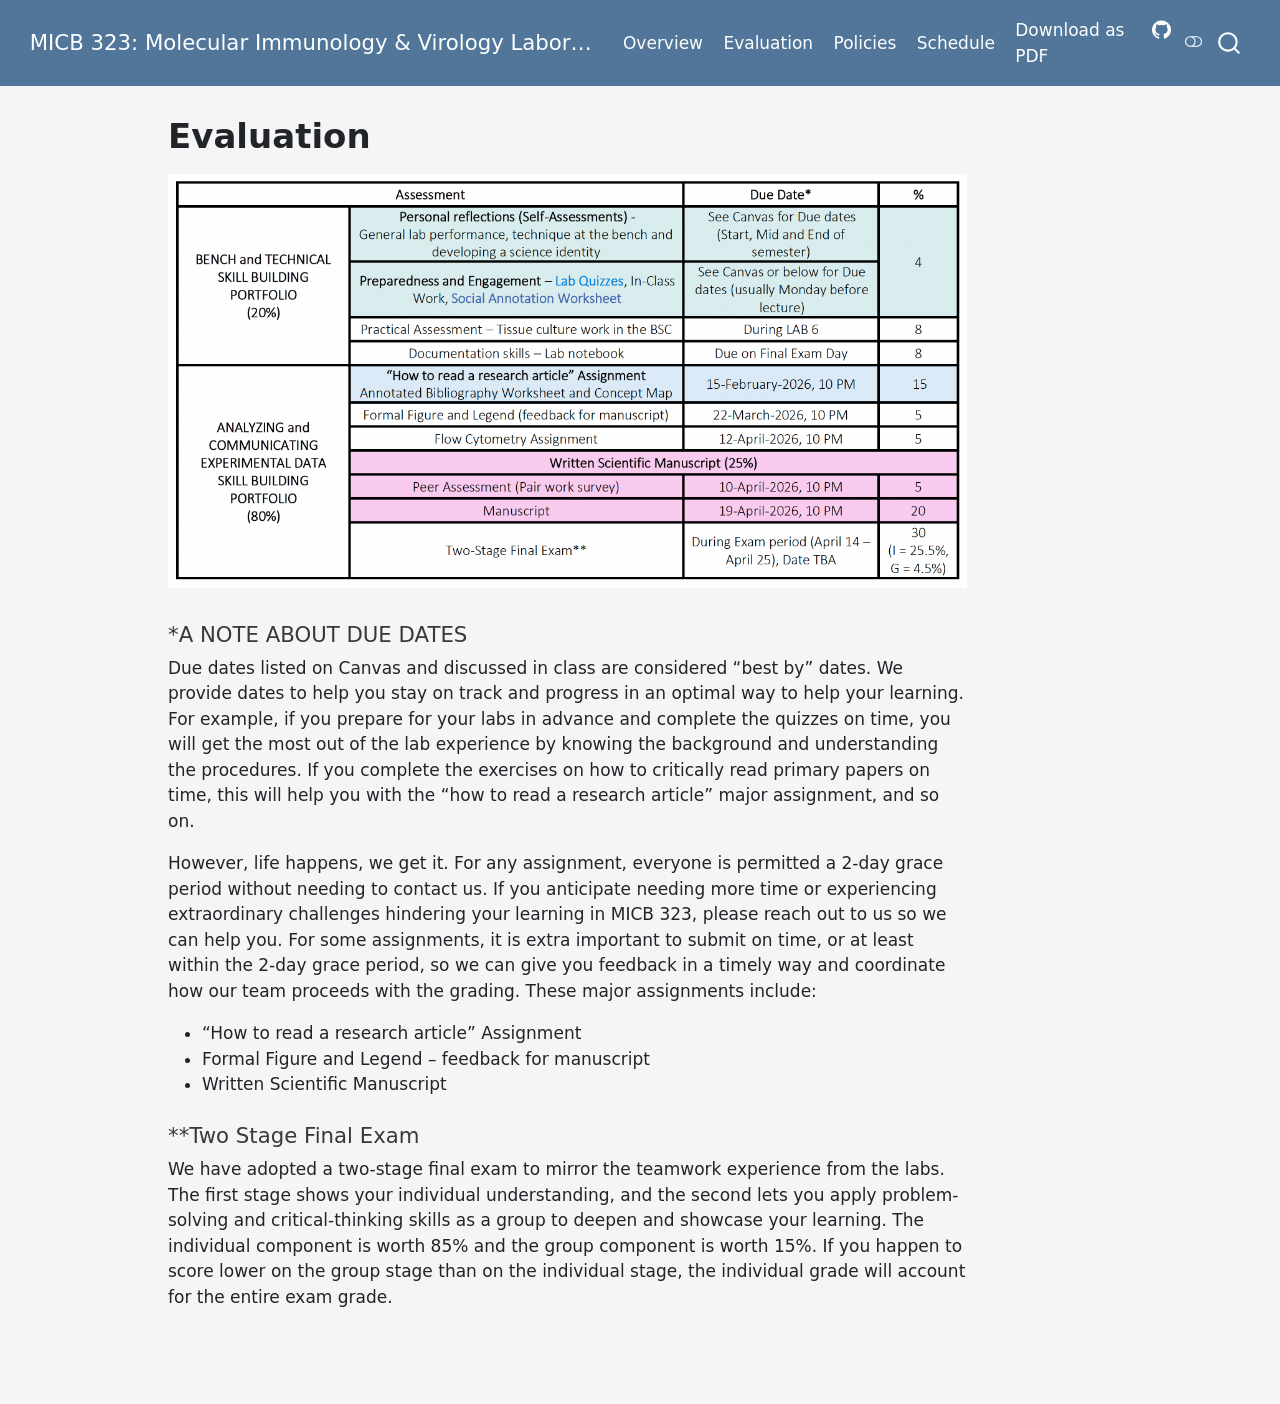
<file: evaluation.html>
<!DOCTYPE html>
<html xmlns="http://www.w3.org/1999/xhtml" lang="en" xml:lang="en"><head>

<meta charset="utf-8">
<meta name="generator" content="quarto-1.8.27">

<meta name="viewport" content="width=device-width, initial-scale=1.0, user-scalable=yes">


<title>Evaluation – MICB 323: Molecular Immunology &amp; Virology Laboratory</title>
<style>
code{white-space: pre-wrap;}
span.smallcaps{font-variant: small-caps;}
div.columns{display: flex; gap: min(4vw, 1.5em);}
div.column{flex: auto; overflow-x: auto;}
div.hanging-indent{margin-left: 1.5em; text-indent: -1.5em;}
ul.task-list{list-style: none;}
ul.task-list li input[type="checkbox"] {
  width: 0.8em;
  margin: 0 0.8em 0.2em -1em; /* quarto-specific, see https://github.com/quarto-dev/quarto-cli/issues/4556 */ 
  vertical-align: middle;
}
</style>


<script src="site_libs/quarto-nav/quarto-nav.js"></script>
<script src="site_libs/quarto-nav/headroom.min.js"></script>
<script src="site_libs/clipboard/clipboard.min.js"></script>
<script src="site_libs/quarto-search/autocomplete.umd.js"></script>
<script src="site_libs/quarto-search/fuse.min.js"></script>
<script src="site_libs/quarto-search/quarto-search.js"></script>
<meta name="quarto:offset" content="./">
<script src="site_libs/quarto-html/quarto.js" type="module"></script>
<script src="site_libs/quarto-html/tabsets/tabsets.js" type="module"></script>
<script src="site_libs/quarto-html/axe/axe-check.js" type="module"></script>
<script src="site_libs/quarto-html/popper.min.js"></script>
<script src="site_libs/quarto-html/tippy.umd.min.js"></script>
<script src="site_libs/quarto-html/anchor.min.js"></script>
<link href="site_libs/quarto-html/tippy.css" rel="stylesheet">
<link href="site_libs/quarto-html/quarto-syntax-highlighting-ed96de9b727972fe78a7b5d16c58bf87.css" rel="stylesheet" class="quarto-color-scheme" id="quarto-text-highlighting-styles">
<link href="site_libs/quarto-html/quarto-syntax-highlighting-dark-4d9afe2b8d18ee9fa5d0d57b5ed4214d.css" rel="stylesheet" class="quarto-color-scheme quarto-color-alternate" id="quarto-text-highlighting-styles">
<link href="site_libs/quarto-html/quarto-syntax-highlighting-ed96de9b727972fe78a7b5d16c58bf87.css" rel="stylesheet" class="quarto-color-scheme-extra" id="quarto-text-highlighting-styles">
<script src="site_libs/bootstrap/bootstrap.min.js"></script>
<link href="site_libs/bootstrap/bootstrap-icons.css" rel="stylesheet">
<link href="site_libs/bootstrap/bootstrap-cabe82ec482b288a3880491aa7ab6cbd.min.css" rel="stylesheet" append-hash="true" class="quarto-color-scheme" id="quarto-bootstrap" data-mode="light">
<link href="site_libs/bootstrap/bootstrap-dark-44c35d404c9d61f388c5a20bd0a263a0.min.css" rel="stylesheet" append-hash="true" class="quarto-color-scheme quarto-color-alternate" id="quarto-bootstrap" data-mode="light">
<link href="site_libs/bootstrap/bootstrap-cabe82ec482b288a3880491aa7ab6cbd.min.css" rel="stylesheet" append-hash="true" class="quarto-color-scheme-extra" id="quarto-bootstrap" data-mode="light">
<script id="quarto-search-options" type="application/json">{
  "location": "navbar",
  "copy-button": false,
  "collapse-after": 3,
  "panel-placement": "end",
  "type": "overlay",
  "limit": 50,
  "keyboard-shortcut": [
    "f",
    "/",
    "s"
  ],
  "show-item-context": false,
  "language": {
    "search-no-results-text": "No results",
    "search-matching-documents-text": "matching documents",
    "search-copy-link-title": "Copy link to search",
    "search-hide-matches-text": "Hide additional matches",
    "search-more-match-text": "more match in this document",
    "search-more-matches-text": "more matches in this document",
    "search-clear-button-title": "Clear",
    "search-text-placeholder": "",
    "search-detached-cancel-button-title": "Cancel",
    "search-submit-button-title": "Submit",
    "search-label": "Search"
  }
}</script>


</head>

<body class="nav-fixed quarto-light"><script id="quarto-html-before-body" type="application/javascript">
    const toggleBodyColorMode = (bsSheetEl) => {
      const mode = bsSheetEl.getAttribute("data-mode");
      const bodyEl = window.document.querySelector("body");
      if (mode === "dark") {
        bodyEl.classList.add("quarto-dark");
        bodyEl.classList.remove("quarto-light");
      } else {
        bodyEl.classList.add("quarto-light");
        bodyEl.classList.remove("quarto-dark");
      }
    }
    const toggleBodyColorPrimary = () => {
      const bsSheetEl = window.document.querySelector("link#quarto-bootstrap:not([rel=disabled-stylesheet])");
      if (bsSheetEl) {
        toggleBodyColorMode(bsSheetEl);
      }
    }
    const setColorSchemeToggle = (alternate) => {
      const toggles = window.document.querySelectorAll('.quarto-color-scheme-toggle');
      for (let i=0; i < toggles.length; i++) {
        const toggle = toggles[i];
        if (toggle) {
          if (alternate) {
            toggle.classList.add("alternate");
          } else {
            toggle.classList.remove("alternate");
          }
        }
      }
    };
    const toggleColorMode = (alternate) => {
      // Switch the stylesheets
      const primaryStylesheets = window.document.querySelectorAll('link.quarto-color-scheme:not(.quarto-color-alternate)');
      const alternateStylesheets = window.document.querySelectorAll('link.quarto-color-scheme.quarto-color-alternate');
      manageTransitions('#quarto-margin-sidebar .nav-link', false);
      if (alternate) {
        // note: dark is layered on light, we don't disable primary!
        enableStylesheet(alternateStylesheets);
        for (const sheetNode of alternateStylesheets) {
          if (sheetNode.id === "quarto-bootstrap") {
            toggleBodyColorMode(sheetNode);
          }
        }
      } else {
        disableStylesheet(alternateStylesheets);
        enableStylesheet(primaryStylesheets)
        toggleBodyColorPrimary();
      }
      manageTransitions('#quarto-margin-sidebar .nav-link', true);
      // Switch the toggles
      setColorSchemeToggle(alternate)
      // Hack to workaround the fact that safari doesn't
      // properly recolor the scrollbar when toggling (#1455)
      if (navigator.userAgent.indexOf('Safari') > 0 && navigator.userAgent.indexOf('Chrome') == -1) {
        manageTransitions("body", false);
        window.scrollTo(0, 1);
        setTimeout(() => {
          window.scrollTo(0, 0);
          manageTransitions("body", true);
        }, 40);
      }
    }
    const disableStylesheet = (stylesheets) => {
      for (let i=0; i < stylesheets.length; i++) {
        const stylesheet = stylesheets[i];
        stylesheet.rel = 'disabled-stylesheet';
      }
    }
    const enableStylesheet = (stylesheets) => {
      for (let i=0; i < stylesheets.length; i++) {
        const stylesheet = stylesheets[i];
        if(stylesheet.rel !== 'stylesheet') { // for Chrome, which will still FOUC without this check
          stylesheet.rel = 'stylesheet';
        }
      }
    }
    const manageTransitions = (selector, allowTransitions) => {
      const els = window.document.querySelectorAll(selector);
      for (let i=0; i < els.length; i++) {
        const el = els[i];
        if (allowTransitions) {
          el.classList.remove('notransition');
        } else {
          el.classList.add('notransition');
        }
      }
    }
    const isFileUrl = () => {
      return window.location.protocol === 'file:';
    }
    const hasAlternateSentinel = () => {
      let styleSentinel = getColorSchemeSentinel();
      if (styleSentinel !== null) {
        return styleSentinel === "alternate";
      } else {
        return false;
      }
    }
    const setStyleSentinel = (alternate) => {
      const value = alternate ? "alternate" : "default";
      if (!isFileUrl()) {
        window.localStorage.setItem("quarto-color-scheme", value);
      } else {
        localAlternateSentinel = value;
      }
    }
    const getColorSchemeSentinel = () => {
      if (!isFileUrl()) {
        const storageValue = window.localStorage.getItem("quarto-color-scheme");
        return storageValue != null ? storageValue : localAlternateSentinel;
      } else {
        return localAlternateSentinel;
      }
    }
    const toggleGiscusIfUsed = (isAlternate, darkModeDefault) => {
      const baseTheme = document.querySelector('#giscus-base-theme')?.value ?? 'light';
      const alternateTheme = document.querySelector('#giscus-alt-theme')?.value ?? 'dark';
      let newTheme = '';
      if(authorPrefersDark) {
        newTheme = isAlternate ? baseTheme : alternateTheme;
      } else {
        newTheme = isAlternate ? alternateTheme : baseTheme;
      }
      const changeGiscusTheme = () => {
        // From: https://github.com/giscus/giscus/issues/336
        const sendMessage = (message) => {
          const iframe = document.querySelector('iframe.giscus-frame');
          if (!iframe) return;
          iframe.contentWindow.postMessage({ giscus: message }, 'https://giscus.app');
        }
        sendMessage({
          setConfig: {
            theme: newTheme
          }
        });
      }
      const isGiscussLoaded = window.document.querySelector('iframe.giscus-frame') !== null;
      if (isGiscussLoaded) {
        changeGiscusTheme();
      }
    };
    const authorPrefersDark = false;
    const darkModeDefault = authorPrefersDark;
      document.querySelector('link#quarto-text-highlighting-styles.quarto-color-scheme-extra').rel = 'disabled-stylesheet';
      document.querySelector('link#quarto-bootstrap.quarto-color-scheme-extra').rel = 'disabled-stylesheet';
    let localAlternateSentinel = darkModeDefault ? 'alternate' : 'default';
    // Dark / light mode switch
    window.quartoToggleColorScheme = () => {
      // Read the current dark / light value
      let toAlternate = !hasAlternateSentinel();
      toggleColorMode(toAlternate);
      setStyleSentinel(toAlternate);
      toggleGiscusIfUsed(toAlternate, darkModeDefault);
      window.dispatchEvent(new Event('resize'));
    };
    // Switch to dark mode if need be
    if (hasAlternateSentinel()) {
      toggleColorMode(true);
    } else {
      toggleColorMode(false);
    }
  </script>

<div id="quarto-search-results"></div>
  <header id="quarto-header" class="headroom fixed-top">
    <nav class="navbar navbar-expand-lg " data-bs-theme="dark">
      <div class="navbar-container container-fluid">
      <div class="navbar-brand-container mx-auto">
    <a class="navbar-brand" href="./index.html">
    <span class="navbar-title">MICB 323: Molecular Immunology &amp; Virology Laboratory</span>
    </a>
  </div>
            <div id="quarto-search" class="" title="Search"></div>
          <button class="navbar-toggler" type="button" data-bs-toggle="collapse" data-bs-target="#navbarCollapse" aria-controls="navbarCollapse" role="menu" aria-expanded="false" aria-label="Toggle navigation" onclick="if (window.quartoToggleHeadroom) { window.quartoToggleHeadroom(); }">
  <span class="navbar-toggler-icon"></span>
</button>
          <div class="collapse navbar-collapse" id="navbarCollapse">
            <ul class="navbar-nav navbar-nav-scroll me-auto">
  <li class="nav-item">
    <a class="nav-link" href="./overview.html"> 
<span class="menu-text">Overview</span></a>
  </li>  
  <li class="nav-item">
    <a class="nav-link active" href="./evaluation.html" aria-current="page"> 
<span class="menu-text">Evaluation</span></a>
  </li>  
  <li class="nav-item">
    <a class="nav-link" href="./course_policies.html"> 
<span class="menu-text">Policies</span></a>
  </li>  
  <li class="nav-item">
    <a class="nav-link" href="./schedule.html"> 
<span class="menu-text">Schedule</span></a>
  </li>  
</ul>
            <ul class="navbar-nav navbar-nav-scroll ms-auto">
  <li class="nav-item">
    <a class="nav-link" href="./MICB323-2025WT2-Syllabus.pdf"> 
<span class="menu-text">Download as PDF</span></a>
  </li>  
  <li class="nav-item compact">
    <a class="nav-link" href="https://github.com/ubc-micb-323/2025WT2"> <i class="bi bi-github" role="img">
</i> 
<span class="menu-text"></span></a>
  </li>  
</ul>
          </div> <!-- /navcollapse -->
            <div class="quarto-navbar-tools">
  <a href="" class="quarto-color-scheme-toggle quarto-navigation-tool  px-1" onclick="window.quartoToggleColorScheme(); return false;" title="Toggle dark mode"><i class="bi"></i></a>
</div>
      </div> <!-- /container-fluid -->
    </nav>
</header>
<!-- content -->
<div id="quarto-content" class="quarto-container page-columns page-rows-contents page-layout-article page-navbar">
<!-- sidebar -->
<!-- margin-sidebar -->
    <div id="quarto-margin-sidebar" class="sidebar margin-sidebar zindex-bottom">
        
    </div>
<!-- main -->
<main class="content" id="quarto-document-content">


<header id="title-block-header" class="quarto-title-block default">
<div class="quarto-title">
<h1 class="title">Evaluation</h1>
</div>



<div class="quarto-title-meta">

    
  
    
  </div>
  


</header>


<p><img src="evaluation_2.png" class="img-fluid"></p>
<section id="a-note-about-due-dates" class="level4">
<h4 class="anchored" data-anchor-id="a-note-about-due-dates">*A NOTE ABOUT DUE DATES</h4>
<p>Due dates listed on Canvas and discussed in class are considered “best by” dates. We provide dates to help you stay on track and progress in an optimal way to help your learning. For example, if you prepare for your labs in advance and complete the quizzes on time, you will get the most out of the lab experience by knowing the background and understanding the procedures. If you complete the exercises on how to critically read primary papers on time, this will help you with the “how to read a research article” major assignment, and so on.</p>
<p>However, life happens, we get it. For any assignment, everyone is permitted a 2-day grace period without needing to contact us. If you anticipate needing more time or experiencing extraordinary challenges hindering your learning in MICB 323, please reach out to us so we can help you. For some assignments, it is extra important to submit on time, or at least within the 2-day grace period, so we can give you feedback in a timely way and coordinate how our team proceeds with the grading. These major assignments include:</p>
<ul>
<li>“How to read a research article” Assignment</li>
<li>Formal Figure and Legend – feedback for manuscript</li>
<li>Written Scientific Manuscript</li>
</ul>
</section>
<section id="two-stage-final-exam" class="level4">
<h4 class="anchored" data-anchor-id="two-stage-final-exam">**Two Stage Final Exam</h4>
<p>We have adopted a two-stage final exam to mirror the teamwork experience from the labs. The first stage shows your individual understanding, and the second lets you apply problem-solving and critical-thinking skills as a group to deepen and showcase your learning. The individual component is worth 85% and the group component is worth 15%. If you happen to score lower on the group stage than on the individual stage, the individual grade will account for the entire exam grade.</p>


</section>

</main> <!-- /main -->
<script id="quarto-html-after-body" type="application/javascript">
  window.document.addEventListener("DOMContentLoaded", function (event) {
    // Ensure there is a toggle, if there isn't float one in the top right
    if (window.document.querySelector('.quarto-color-scheme-toggle') === null) {
      const a = window.document.createElement('a');
      a.classList.add('top-right');
      a.classList.add('quarto-color-scheme-toggle');
      a.href = "";
      a.onclick = function() { try { window.quartoToggleColorScheme(); } catch {} return false; };
      const i = window.document.createElement("i");
      i.classList.add('bi');
      a.appendChild(i);
      window.document.body.appendChild(a);
    }
    setColorSchemeToggle(hasAlternateSentinel())
    const icon = "";
    const anchorJS = new window.AnchorJS();
    anchorJS.options = {
      placement: 'right',
      icon: icon
    };
    anchorJS.add('.anchored');
    const isCodeAnnotation = (el) => {
      for (const clz of el.classList) {
        if (clz.startsWith('code-annotation-')) {                     
          return true;
        }
      }
      return false;
    }
    const onCopySuccess = function(e) {
      // button target
      const button = e.trigger;
      // don't keep focus
      button.blur();
      // flash "checked"
      button.classList.add('code-copy-button-checked');
      var currentTitle = button.getAttribute("title");
      button.setAttribute("title", "Copied!");
      let tooltip;
      if (window.bootstrap) {
        button.setAttribute("data-bs-toggle", "tooltip");
        button.setAttribute("data-bs-placement", "left");
        button.setAttribute("data-bs-title", "Copied!");
        tooltip = new bootstrap.Tooltip(button, 
          { trigger: "manual", 
            customClass: "code-copy-button-tooltip",
            offset: [0, -8]});
        tooltip.show();    
      }
      setTimeout(function() {
        if (tooltip) {
          tooltip.hide();
          button.removeAttribute("data-bs-title");
          button.removeAttribute("data-bs-toggle");
          button.removeAttribute("data-bs-placement");
        }
        button.setAttribute("title", currentTitle);
        button.classList.remove('code-copy-button-checked');
      }, 1000);
      // clear code selection
      e.clearSelection();
    }
    const getTextToCopy = function(trigger) {
      const outerScaffold = trigger.parentElement.cloneNode(true);
      const codeEl = outerScaffold.querySelector('code');
      for (const childEl of codeEl.children) {
        if (isCodeAnnotation(childEl)) {
          childEl.remove();
        }
      }
      return codeEl.innerText;
    }
    const clipboard = new window.ClipboardJS('.code-copy-button:not([data-in-quarto-modal])', {
      text: getTextToCopy
    });
    clipboard.on('success', onCopySuccess);
    if (window.document.getElementById('quarto-embedded-source-code-modal')) {
      const clipboardModal = new window.ClipboardJS('.code-copy-button[data-in-quarto-modal]', {
        text: getTextToCopy,
        container: window.document.getElementById('quarto-embedded-source-code-modal')
      });
      clipboardModal.on('success', onCopySuccess);
    }
      var localhostRegex = new RegExp(/^(?:http|https):\/\/localhost\:?[0-9]*\//);
      var mailtoRegex = new RegExp(/^mailto:/);
        var filterRegex = new RegExp("https:\/\/ubc-micb-323\.github\.io\/2025WT2");
      var isInternal = (href) => {
          return filterRegex.test(href) || localhostRegex.test(href) || mailtoRegex.test(href);
      }
      // Inspect non-navigation links and adorn them if external
     var links = window.document.querySelectorAll('a[href]:not(.nav-link):not(.navbar-brand):not(.toc-action):not(.sidebar-link):not(.sidebar-item-toggle):not(.pagination-link):not(.no-external):not([aria-hidden]):not(.dropdown-item):not(.quarto-navigation-tool):not(.about-link)');
      for (var i=0; i<links.length; i++) {
        const link = links[i];
        if (!isInternal(link.href)) {
          // undo the damage that might have been done by quarto-nav.js in the case of
          // links that we want to consider external
          if (link.dataset.originalHref !== undefined) {
            link.href = link.dataset.originalHref;
          }
            // target, if specified
            link.setAttribute("target", "_blank");
            if (link.getAttribute("rel") === null) {
              link.setAttribute("rel", "noopener");
            }
            // default icon
            link.classList.add("external");
        }
      }
    function tippyHover(el, contentFn, onTriggerFn, onUntriggerFn) {
      const config = {
        allowHTML: true,
        maxWidth: 500,
        delay: 100,
        arrow: false,
        appendTo: function(el) {
            return el.parentElement;
        },
        interactive: true,
        interactiveBorder: 10,
        theme: 'quarto',
        placement: 'bottom-start',
      };
      if (contentFn) {
        config.content = contentFn;
      }
      if (onTriggerFn) {
        config.onTrigger = onTriggerFn;
      }
      if (onUntriggerFn) {
        config.onUntrigger = onUntriggerFn;
      }
      window.tippy(el, config); 
    }
    const noterefs = window.document.querySelectorAll('a[role="doc-noteref"]');
    for (var i=0; i<noterefs.length; i++) {
      const ref = noterefs[i];
      tippyHover(ref, function() {
        // use id or data attribute instead here
        let href = ref.getAttribute('data-footnote-href') || ref.getAttribute('href');
        try { href = new URL(href).hash; } catch {}
        const id = href.replace(/^#\/?/, "");
        const note = window.document.getElementById(id);
        if (note) {
          return note.innerHTML;
        } else {
          return "";
        }
      });
    }
    const xrefs = window.document.querySelectorAll('a.quarto-xref');
    const processXRef = (id, note) => {
      // Strip column container classes
      const stripColumnClz = (el) => {
        el.classList.remove("page-full", "page-columns");
        if (el.children) {
          for (const child of el.children) {
            stripColumnClz(child);
          }
        }
      }
      stripColumnClz(note)
      if (id === null || id.startsWith('sec-')) {
        // Special case sections, only their first couple elements
        const container = document.createElement("div");
        if (note.children && note.children.length > 2) {
          container.appendChild(note.children[0].cloneNode(true));
          for (let i = 1; i < note.children.length; i++) {
            const child = note.children[i];
            if (child.tagName === "P" && child.innerText === "") {
              continue;
            } else {
              container.appendChild(child.cloneNode(true));
              break;
            }
          }
          if (window.Quarto?.typesetMath) {
            window.Quarto.typesetMath(container);
          }
          return container.innerHTML
        } else {
          if (window.Quarto?.typesetMath) {
            window.Quarto.typesetMath(note);
          }
          return note.innerHTML;
        }
      } else {
        // Remove any anchor links if they are present
        const anchorLink = note.querySelector('a.anchorjs-link');
        if (anchorLink) {
          anchorLink.remove();
        }
        if (window.Quarto?.typesetMath) {
          window.Quarto.typesetMath(note);
        }
        if (note.classList.contains("callout")) {
          return note.outerHTML;
        } else {
          return note.innerHTML;
        }
      }
    }
    for (var i=0; i<xrefs.length; i++) {
      const xref = xrefs[i];
      tippyHover(xref, undefined, function(instance) {
        instance.disable();
        let url = xref.getAttribute('href');
        let hash = undefined; 
        if (url.startsWith('#')) {
          hash = url;
        } else {
          try { hash = new URL(url).hash; } catch {}
        }
        if (hash) {
          const id = hash.replace(/^#\/?/, "");
          const note = window.document.getElementById(id);
          if (note !== null) {
            try {
              const html = processXRef(id, note.cloneNode(true));
              instance.setContent(html);
            } finally {
              instance.enable();
              instance.show();
            }
          } else {
            // See if we can fetch this
            fetch(url.split('#')[0])
            .then(res => res.text())
            .then(html => {
              const parser = new DOMParser();
              const htmlDoc = parser.parseFromString(html, "text/html");
              const note = htmlDoc.getElementById(id);
              if (note !== null) {
                const html = processXRef(id, note);
                instance.setContent(html);
              } 
            }).finally(() => {
              instance.enable();
              instance.show();
            });
          }
        } else {
          // See if we can fetch a full url (with no hash to target)
          // This is a special case and we should probably do some content thinning / targeting
          fetch(url)
          .then(res => res.text())
          .then(html => {
            const parser = new DOMParser();
            const htmlDoc = parser.parseFromString(html, "text/html");
            const note = htmlDoc.querySelector('main.content');
            if (note !== null) {
              // This should only happen for chapter cross references
              // (since there is no id in the URL)
              // remove the first header
              if (note.children.length > 0 && note.children[0].tagName === "HEADER") {
                note.children[0].remove();
              }
              const html = processXRef(null, note);
              instance.setContent(html);
            } 
          }).finally(() => {
            instance.enable();
            instance.show();
          });
        }
      }, function(instance) {
      });
    }
        let selectedAnnoteEl;
        const selectorForAnnotation = ( cell, annotation) => {
          let cellAttr = 'data-code-cell="' + cell + '"';
          let lineAttr = 'data-code-annotation="' +  annotation + '"';
          const selector = 'span[' + cellAttr + '][' + lineAttr + ']';
          return selector;
        }
        const selectCodeLines = (annoteEl) => {
          const doc = window.document;
          const targetCell = annoteEl.getAttribute("data-target-cell");
          const targetAnnotation = annoteEl.getAttribute("data-target-annotation");
          const annoteSpan = window.document.querySelector(selectorForAnnotation(targetCell, targetAnnotation));
          const lines = annoteSpan.getAttribute("data-code-lines").split(",");
          const lineIds = lines.map((line) => {
            return targetCell + "-" + line;
          })
          let top = null;
          let height = null;
          let parent = null;
          if (lineIds.length > 0) {
              //compute the position of the single el (top and bottom and make a div)
              const el = window.document.getElementById(lineIds[0]);
              top = el.offsetTop;
              height = el.offsetHeight;
              parent = el.parentElement.parentElement;
            if (lineIds.length > 1) {
              const lastEl = window.document.getElementById(lineIds[lineIds.length - 1]);
              const bottom = lastEl.offsetTop + lastEl.offsetHeight;
              height = bottom - top;
            }
            if (top !== null && height !== null && parent !== null) {
              // cook up a div (if necessary) and position it 
              let div = window.document.getElementById("code-annotation-line-highlight");
              if (div === null) {
                div = window.document.createElement("div");
                div.setAttribute("id", "code-annotation-line-highlight");
                div.style.position = 'absolute';
                parent.appendChild(div);
              }
              div.style.top = top - 2 + "px";
              div.style.height = height + 4 + "px";
              div.style.left = 0;
              let gutterDiv = window.document.getElementById("code-annotation-line-highlight-gutter");
              if (gutterDiv === null) {
                gutterDiv = window.document.createElement("div");
                gutterDiv.setAttribute("id", "code-annotation-line-highlight-gutter");
                gutterDiv.style.position = 'absolute';
                const codeCell = window.document.getElementById(targetCell);
                const gutter = codeCell.querySelector('.code-annotation-gutter');
                gutter.appendChild(gutterDiv);
              }
              gutterDiv.style.top = top - 2 + "px";
              gutterDiv.style.height = height + 4 + "px";
            }
            selectedAnnoteEl = annoteEl;
          }
        };
        const unselectCodeLines = () => {
          const elementsIds = ["code-annotation-line-highlight", "code-annotation-line-highlight-gutter"];
          elementsIds.forEach((elId) => {
            const div = window.document.getElementById(elId);
            if (div) {
              div.remove();
            }
          });
          selectedAnnoteEl = undefined;
        };
          // Handle positioning of the toggle
      window.addEventListener(
        "resize",
        throttle(() => {
          elRect = undefined;
          if (selectedAnnoteEl) {
            selectCodeLines(selectedAnnoteEl);
          }
        }, 10)
      );
      function throttle(fn, ms) {
      let throttle = false;
      let timer;
        return (...args) => {
          if(!throttle) { // first call gets through
              fn.apply(this, args);
              throttle = true;
          } else { // all the others get throttled
              if(timer) clearTimeout(timer); // cancel #2
              timer = setTimeout(() => {
                fn.apply(this, args);
                timer = throttle = false;
              }, ms);
          }
        };
      }
        // Attach click handler to the DT
        const annoteDls = window.document.querySelectorAll('dt[data-target-cell]');
        for (const annoteDlNode of annoteDls) {
          annoteDlNode.addEventListener('click', (event) => {
            const clickedEl = event.target;
            if (clickedEl !== selectedAnnoteEl) {
              unselectCodeLines();
              const activeEl = window.document.querySelector('dt[data-target-cell].code-annotation-active');
              if (activeEl) {
                activeEl.classList.remove('code-annotation-active');
              }
              selectCodeLines(clickedEl);
              clickedEl.classList.add('code-annotation-active');
            } else {
              // Unselect the line
              unselectCodeLines();
              clickedEl.classList.remove('code-annotation-active');
            }
          });
        }
    const findCites = (el) => {
      const parentEl = el.parentElement;
      if (parentEl) {
        const cites = parentEl.dataset.cites;
        if (cites) {
          return {
            el,
            cites: cites.split(' ')
          };
        } else {
          return findCites(el.parentElement)
        }
      } else {
        return undefined;
      }
    };
    var bibliorefs = window.document.querySelectorAll('a[role="doc-biblioref"]');
    for (var i=0; i<bibliorefs.length; i++) {
      const ref = bibliorefs[i];
      const citeInfo = findCites(ref);
      if (citeInfo) {
        tippyHover(citeInfo.el, function() {
          var popup = window.document.createElement('div');
          citeInfo.cites.forEach(function(cite) {
            var citeDiv = window.document.createElement('div');
            citeDiv.classList.add('hanging-indent');
            citeDiv.classList.add('csl-entry');
            var biblioDiv = window.document.getElementById('ref-' + cite);
            if (biblioDiv) {
              citeDiv.innerHTML = biblioDiv.innerHTML;
            }
            popup.appendChild(citeDiv);
          });
          return popup.innerHTML;
        });
      }
    }
  });
  </script>
</div> <!-- /content -->




</body></html>
</file>
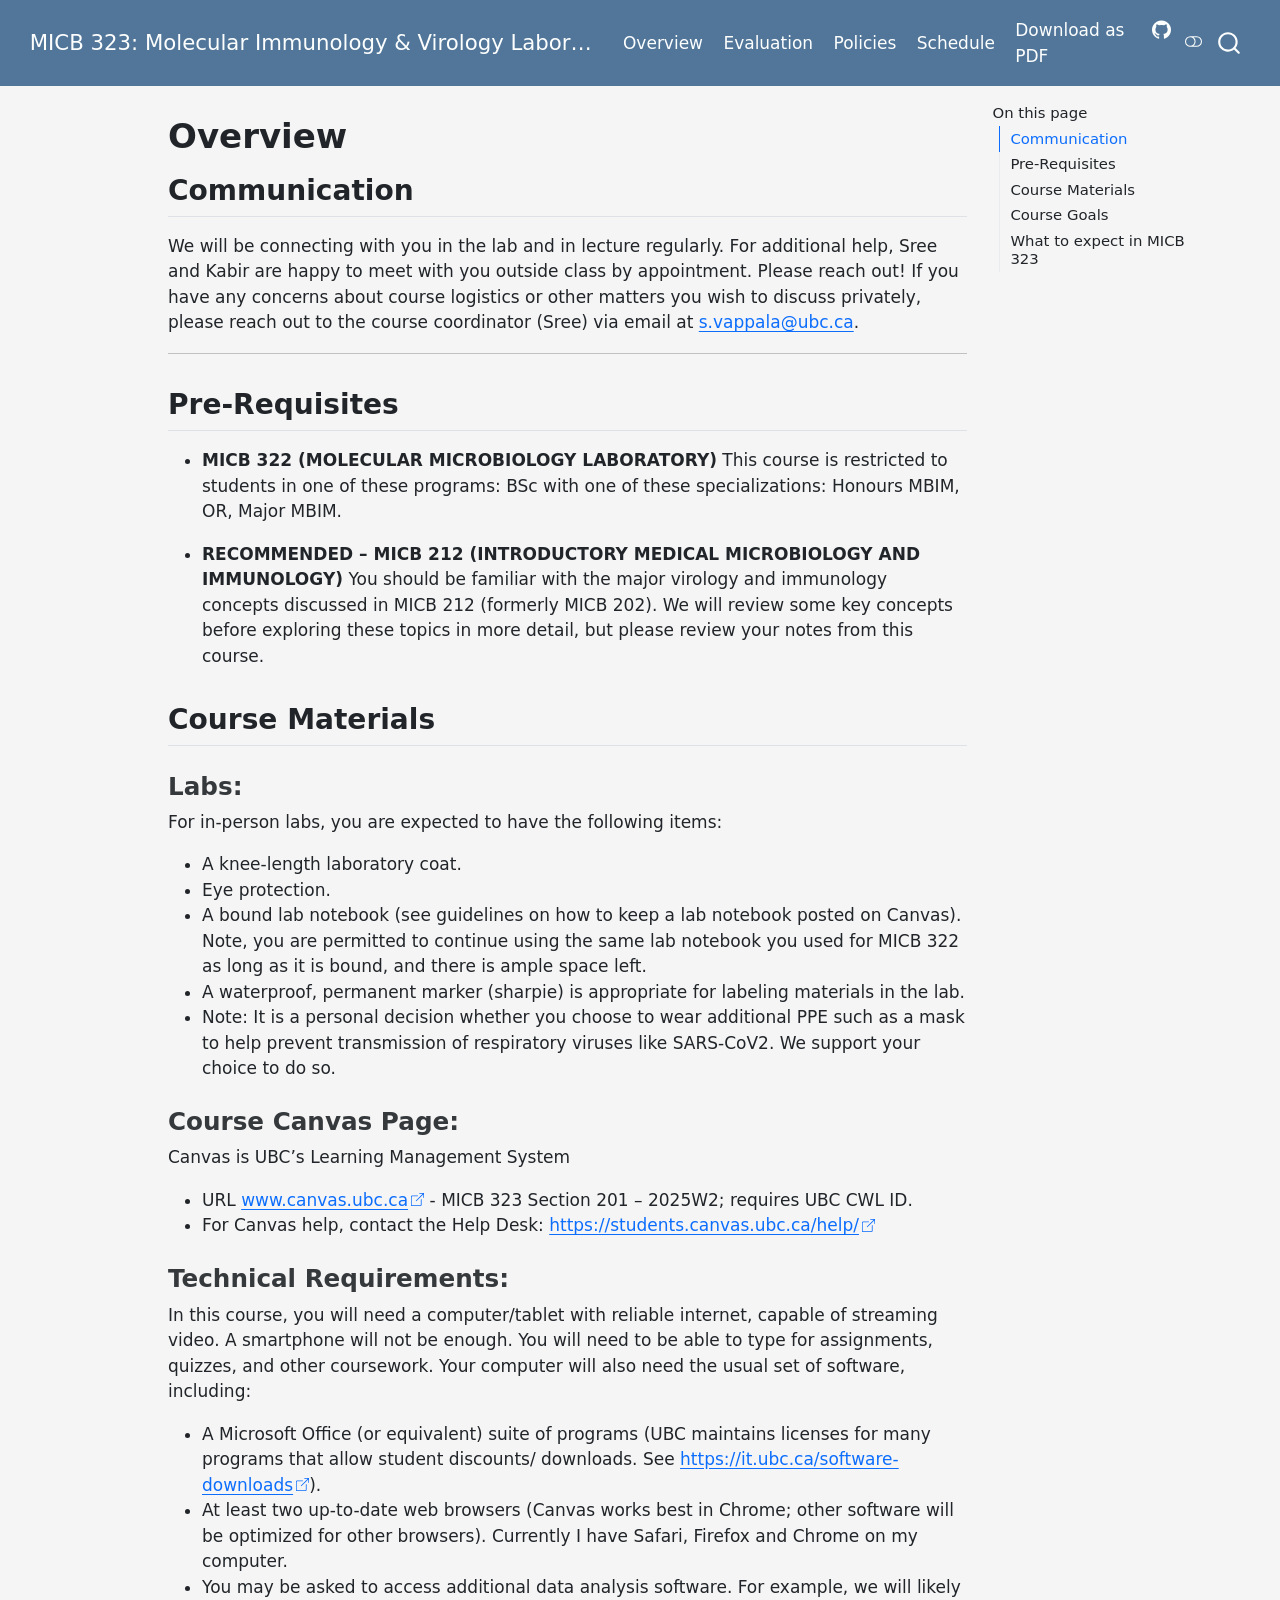
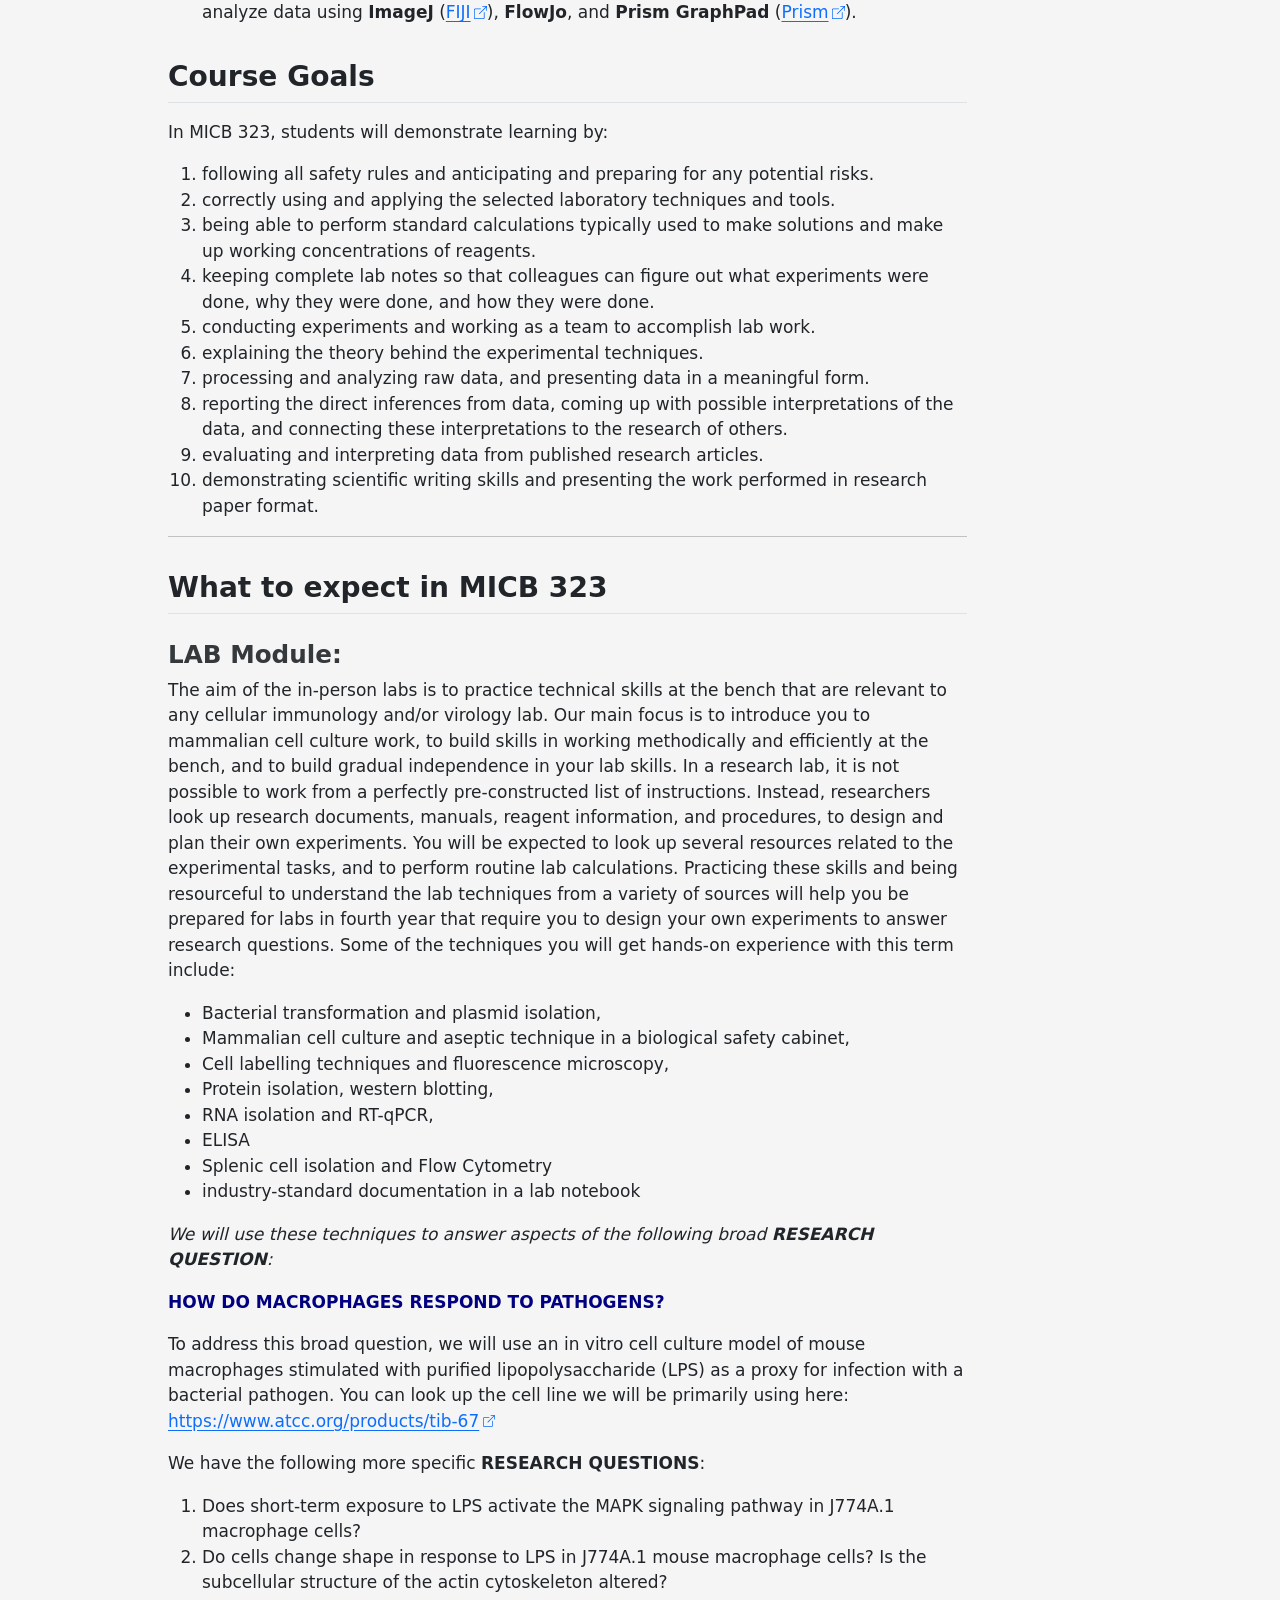
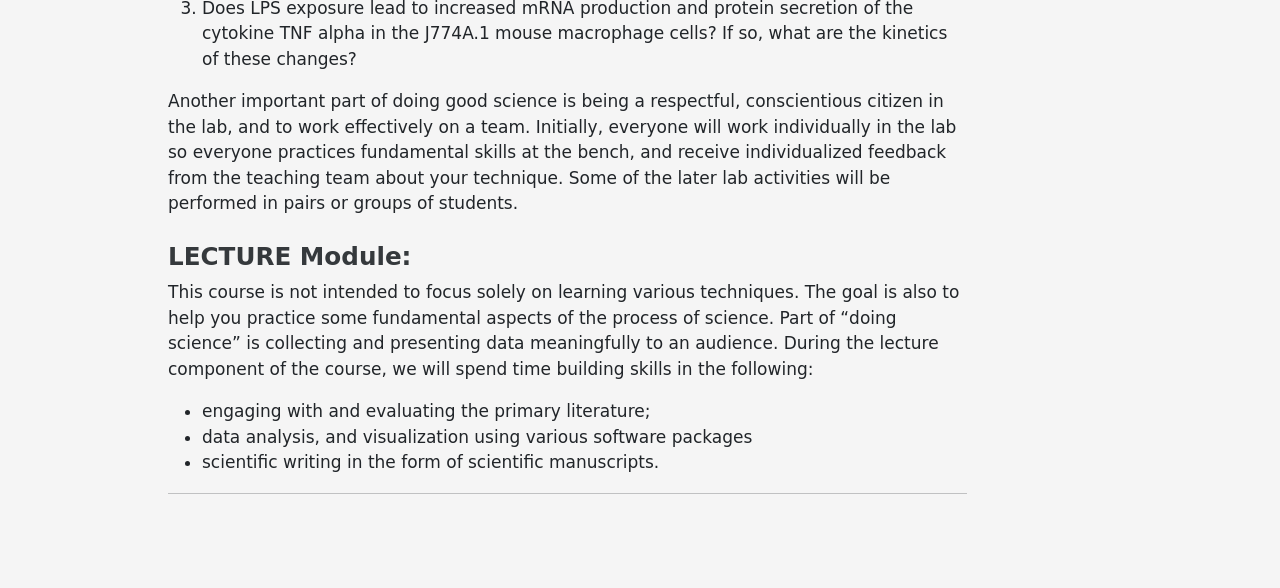
<file: overview.html>
<!DOCTYPE html>
<html xmlns="http://www.w3.org/1999/xhtml" lang="en" xml:lang="en"><head>

<meta charset="utf-8">
<meta name="generator" content="quarto-1.8.27">

<meta name="viewport" content="width=device-width, initial-scale=1.0, user-scalable=yes">


<title>Overview – MICB 323: Molecular Immunology &amp; Virology Laboratory</title>
<style>
code{white-space: pre-wrap;}
span.smallcaps{font-variant: small-caps;}
div.columns{display: flex; gap: min(4vw, 1.5em);}
div.column{flex: auto; overflow-x: auto;}
div.hanging-indent{margin-left: 1.5em; text-indent: -1.5em;}
ul.task-list{list-style: none;}
ul.task-list li input[type="checkbox"] {
  width: 0.8em;
  margin: 0 0.8em 0.2em -1em; /* quarto-specific, see https://github.com/quarto-dev/quarto-cli/issues/4556 */ 
  vertical-align: middle;
}
</style>


<script src="site_libs/quarto-nav/quarto-nav.js"></script>
<script src="site_libs/quarto-nav/headroom.min.js"></script>
<script src="site_libs/clipboard/clipboard.min.js"></script>
<script src="site_libs/quarto-search/autocomplete.umd.js"></script>
<script src="site_libs/quarto-search/fuse.min.js"></script>
<script src="site_libs/quarto-search/quarto-search.js"></script>
<meta name="quarto:offset" content="./">
<script src="site_libs/quarto-html/quarto.js" type="module"></script>
<script src="site_libs/quarto-html/tabsets/tabsets.js" type="module"></script>
<script src="site_libs/quarto-html/axe/axe-check.js" type="module"></script>
<script src="site_libs/quarto-html/popper.min.js"></script>
<script src="site_libs/quarto-html/tippy.umd.min.js"></script>
<script src="site_libs/quarto-html/anchor.min.js"></script>
<link href="site_libs/quarto-html/tippy.css" rel="stylesheet">
<link href="site_libs/quarto-html/quarto-syntax-highlighting-ed96de9b727972fe78a7b5d16c58bf87.css" rel="stylesheet" class="quarto-color-scheme" id="quarto-text-highlighting-styles">
<link href="site_libs/quarto-html/quarto-syntax-highlighting-dark-4d9afe2b8d18ee9fa5d0d57b5ed4214d.css" rel="stylesheet" class="quarto-color-scheme quarto-color-alternate" id="quarto-text-highlighting-styles">
<link href="site_libs/quarto-html/quarto-syntax-highlighting-ed96de9b727972fe78a7b5d16c58bf87.css" rel="stylesheet" class="quarto-color-scheme-extra" id="quarto-text-highlighting-styles">
<script src="site_libs/bootstrap/bootstrap.min.js"></script>
<link href="site_libs/bootstrap/bootstrap-icons.css" rel="stylesheet">
<link href="site_libs/bootstrap/bootstrap-cabe82ec482b288a3880491aa7ab6cbd.min.css" rel="stylesheet" append-hash="true" class="quarto-color-scheme" id="quarto-bootstrap" data-mode="light">
<link href="site_libs/bootstrap/bootstrap-dark-44c35d404c9d61f388c5a20bd0a263a0.min.css" rel="stylesheet" append-hash="true" class="quarto-color-scheme quarto-color-alternate" id="quarto-bootstrap" data-mode="light">
<link href="site_libs/bootstrap/bootstrap-cabe82ec482b288a3880491aa7ab6cbd.min.css" rel="stylesheet" append-hash="true" class="quarto-color-scheme-extra" id="quarto-bootstrap" data-mode="light">
<script id="quarto-search-options" type="application/json">{
  "location": "navbar",
  "copy-button": false,
  "collapse-after": 3,
  "panel-placement": "end",
  "type": "overlay",
  "limit": 50,
  "keyboard-shortcut": [
    "f",
    "/",
    "s"
  ],
  "show-item-context": false,
  "language": {
    "search-no-results-text": "No results",
    "search-matching-documents-text": "matching documents",
    "search-copy-link-title": "Copy link to search",
    "search-hide-matches-text": "Hide additional matches",
    "search-more-match-text": "more match in this document",
    "search-more-matches-text": "more matches in this document",
    "search-clear-button-title": "Clear",
    "search-text-placeholder": "",
    "search-detached-cancel-button-title": "Cancel",
    "search-submit-button-title": "Submit",
    "search-label": "Search"
  }
}</script>


</head>

<body class="nav-fixed quarto-light"><script id="quarto-html-before-body" type="application/javascript">
    const toggleBodyColorMode = (bsSheetEl) => {
      const mode = bsSheetEl.getAttribute("data-mode");
      const bodyEl = window.document.querySelector("body");
      if (mode === "dark") {
        bodyEl.classList.add("quarto-dark");
        bodyEl.classList.remove("quarto-light");
      } else {
        bodyEl.classList.add("quarto-light");
        bodyEl.classList.remove("quarto-dark");
      }
    }
    const toggleBodyColorPrimary = () => {
      const bsSheetEl = window.document.querySelector("link#quarto-bootstrap:not([rel=disabled-stylesheet])");
      if (bsSheetEl) {
        toggleBodyColorMode(bsSheetEl);
      }
    }
    const setColorSchemeToggle = (alternate) => {
      const toggles = window.document.querySelectorAll('.quarto-color-scheme-toggle');
      for (let i=0; i < toggles.length; i++) {
        const toggle = toggles[i];
        if (toggle) {
          if (alternate) {
            toggle.classList.add("alternate");
          } else {
            toggle.classList.remove("alternate");
          }
        }
      }
    };
    const toggleColorMode = (alternate) => {
      // Switch the stylesheets
      const primaryStylesheets = window.document.querySelectorAll('link.quarto-color-scheme:not(.quarto-color-alternate)');
      const alternateStylesheets = window.document.querySelectorAll('link.quarto-color-scheme.quarto-color-alternate');
      manageTransitions('#quarto-margin-sidebar .nav-link', false);
      if (alternate) {
        // note: dark is layered on light, we don't disable primary!
        enableStylesheet(alternateStylesheets);
        for (const sheetNode of alternateStylesheets) {
          if (sheetNode.id === "quarto-bootstrap") {
            toggleBodyColorMode(sheetNode);
          }
        }
      } else {
        disableStylesheet(alternateStylesheets);
        enableStylesheet(primaryStylesheets)
        toggleBodyColorPrimary();
      }
      manageTransitions('#quarto-margin-sidebar .nav-link', true);
      // Switch the toggles
      setColorSchemeToggle(alternate)
      // Hack to workaround the fact that safari doesn't
      // properly recolor the scrollbar when toggling (#1455)
      if (navigator.userAgent.indexOf('Safari') > 0 && navigator.userAgent.indexOf('Chrome') == -1) {
        manageTransitions("body", false);
        window.scrollTo(0, 1);
        setTimeout(() => {
          window.scrollTo(0, 0);
          manageTransitions("body", true);
        }, 40);
      }
    }
    const disableStylesheet = (stylesheets) => {
      for (let i=0; i < stylesheets.length; i++) {
        const stylesheet = stylesheets[i];
        stylesheet.rel = 'disabled-stylesheet';
      }
    }
    const enableStylesheet = (stylesheets) => {
      for (let i=0; i < stylesheets.length; i++) {
        const stylesheet = stylesheets[i];
        if(stylesheet.rel !== 'stylesheet') { // for Chrome, which will still FOUC without this check
          stylesheet.rel = 'stylesheet';
        }
      }
    }
    const manageTransitions = (selector, allowTransitions) => {
      const els = window.document.querySelectorAll(selector);
      for (let i=0; i < els.length; i++) {
        const el = els[i];
        if (allowTransitions) {
          el.classList.remove('notransition');
        } else {
          el.classList.add('notransition');
        }
      }
    }
    const isFileUrl = () => {
      return window.location.protocol === 'file:';
    }
    const hasAlternateSentinel = () => {
      let styleSentinel = getColorSchemeSentinel();
      if (styleSentinel !== null) {
        return styleSentinel === "alternate";
      } else {
        return false;
      }
    }
    const setStyleSentinel = (alternate) => {
      const value = alternate ? "alternate" : "default";
      if (!isFileUrl()) {
        window.localStorage.setItem("quarto-color-scheme", value);
      } else {
        localAlternateSentinel = value;
      }
    }
    const getColorSchemeSentinel = () => {
      if (!isFileUrl()) {
        const storageValue = window.localStorage.getItem("quarto-color-scheme");
        return storageValue != null ? storageValue : localAlternateSentinel;
      } else {
        return localAlternateSentinel;
      }
    }
    const toggleGiscusIfUsed = (isAlternate, darkModeDefault) => {
      const baseTheme = document.querySelector('#giscus-base-theme')?.value ?? 'light';
      const alternateTheme = document.querySelector('#giscus-alt-theme')?.value ?? 'dark';
      let newTheme = '';
      if(authorPrefersDark) {
        newTheme = isAlternate ? baseTheme : alternateTheme;
      } else {
        newTheme = isAlternate ? alternateTheme : baseTheme;
      }
      const changeGiscusTheme = () => {
        // From: https://github.com/giscus/giscus/issues/336
        const sendMessage = (message) => {
          const iframe = document.querySelector('iframe.giscus-frame');
          if (!iframe) return;
          iframe.contentWindow.postMessage({ giscus: message }, 'https://giscus.app');
        }
        sendMessage({
          setConfig: {
            theme: newTheme
          }
        });
      }
      const isGiscussLoaded = window.document.querySelector('iframe.giscus-frame') !== null;
      if (isGiscussLoaded) {
        changeGiscusTheme();
      }
    };
    const authorPrefersDark = false;
    const darkModeDefault = authorPrefersDark;
      document.querySelector('link#quarto-text-highlighting-styles.quarto-color-scheme-extra').rel = 'disabled-stylesheet';
      document.querySelector('link#quarto-bootstrap.quarto-color-scheme-extra').rel = 'disabled-stylesheet';
    let localAlternateSentinel = darkModeDefault ? 'alternate' : 'default';
    // Dark / light mode switch
    window.quartoToggleColorScheme = () => {
      // Read the current dark / light value
      let toAlternate = !hasAlternateSentinel();
      toggleColorMode(toAlternate);
      setStyleSentinel(toAlternate);
      toggleGiscusIfUsed(toAlternate, darkModeDefault);
      window.dispatchEvent(new Event('resize'));
    };
    // Switch to dark mode if need be
    if (hasAlternateSentinel()) {
      toggleColorMode(true);
    } else {
      toggleColorMode(false);
    }
  </script>

<div id="quarto-search-results"></div>
  <header id="quarto-header" class="headroom fixed-top">
    <nav class="navbar navbar-expand-lg " data-bs-theme="dark">
      <div class="navbar-container container-fluid">
      <div class="navbar-brand-container mx-auto">
    <a class="navbar-brand" href="./index.html">
    <span class="navbar-title">MICB 323: Molecular Immunology &amp; Virology Laboratory</span>
    </a>
  </div>
            <div id="quarto-search" class="" title="Search"></div>
          <button class="navbar-toggler" type="button" data-bs-toggle="collapse" data-bs-target="#navbarCollapse" aria-controls="navbarCollapse" role="menu" aria-expanded="false" aria-label="Toggle navigation" onclick="if (window.quartoToggleHeadroom) { window.quartoToggleHeadroom(); }">
  <span class="navbar-toggler-icon"></span>
</button>
          <div class="collapse navbar-collapse" id="navbarCollapse">
            <ul class="navbar-nav navbar-nav-scroll me-auto">
  <li class="nav-item">
    <a class="nav-link active" href="./overview.html" aria-current="page"> 
<span class="menu-text">Overview</span></a>
  </li>  
  <li class="nav-item">
    <a class="nav-link" href="./evaluation.html"> 
<span class="menu-text">Evaluation</span></a>
  </li>  
  <li class="nav-item">
    <a class="nav-link" href="./course_policies.html"> 
<span class="menu-text">Policies</span></a>
  </li>  
  <li class="nav-item">
    <a class="nav-link" href="./schedule.html"> 
<span class="menu-text">Schedule</span></a>
  </li>  
</ul>
            <ul class="navbar-nav navbar-nav-scroll ms-auto">
  <li class="nav-item">
    <a class="nav-link" href="./MICB323-2025WT2-Syllabus.pdf"> 
<span class="menu-text">Download as PDF</span></a>
  </li>  
  <li class="nav-item compact">
    <a class="nav-link" href="https://github.com/ubc-micb-323/2025WT2"> <i class="bi bi-github" role="img">
</i> 
<span class="menu-text"></span></a>
  </li>  
</ul>
          </div> <!-- /navcollapse -->
            <div class="quarto-navbar-tools">
  <a href="" class="quarto-color-scheme-toggle quarto-navigation-tool  px-1" onclick="window.quartoToggleColorScheme(); return false;" title="Toggle dark mode"><i class="bi"></i></a>
</div>
      </div> <!-- /container-fluid -->
    </nav>
</header>
<!-- content -->
<div id="quarto-content" class="quarto-container page-columns page-rows-contents page-layout-article page-navbar">
<!-- sidebar -->
<!-- margin-sidebar -->
    <div id="quarto-margin-sidebar" class="sidebar margin-sidebar">
        <nav id="TOC" role="doc-toc" class="toc-active">
    <h2 id="toc-title">On this page</h2>
   
  <ul>
  <li><a href="#communication" id="toc-communication" class="nav-link active" data-scroll-target="#communication">Communication</a></li>
  <li><a href="#pre-requisites" id="toc-pre-requisites" class="nav-link" data-scroll-target="#pre-requisites">Pre-Requisites</a></li>
  <li><a href="#course-materials" id="toc-course-materials" class="nav-link" data-scroll-target="#course-materials">Course Materials</a>
  <ul class="collapse">
  <li><a href="#labs" id="toc-labs" class="nav-link" data-scroll-target="#labs">Labs:</a></li>
  <li><a href="#course-canvas-page" id="toc-course-canvas-page" class="nav-link" data-scroll-target="#course-canvas-page">Course Canvas Page:</a></li>
  <li><a href="#technical-requirements" id="toc-technical-requirements" class="nav-link" data-scroll-target="#technical-requirements">Technical Requirements:</a></li>
  </ul></li>
  <li><a href="#course-goals" id="toc-course-goals" class="nav-link" data-scroll-target="#course-goals">Course Goals</a></li>
  <li><a href="#what-to-expect-in-micb-323" id="toc-what-to-expect-in-micb-323" class="nav-link" data-scroll-target="#what-to-expect-in-micb-323">What to expect in MICB 323</a>
  <ul class="collapse">
  <li><a href="#lab-module" id="toc-lab-module" class="nav-link" data-scroll-target="#lab-module">LAB Module:</a></li>
  <li><a href="#lecture-module" id="toc-lecture-module" class="nav-link" data-scroll-target="#lecture-module">LECTURE Module:</a></li>
  </ul></li>
  </ul>
</nav>
    </div>
<!-- main -->
<main class="content" id="quarto-document-content">


<header id="title-block-header" class="quarto-title-block default">
<div class="quarto-title">
<h1 class="title">Overview</h1>
</div>



<div class="quarto-title-meta">

    
  
    
  </div>
  


</header>


<section id="communication" class="level2">
<h2 class="anchored" data-anchor-id="communication">Communication</h2>
<p>We will be connecting with you in the lab and in lecture regularly. For additional help, Sree and Kabir are happy to meet with you outside class by appointment. Please reach out! If you have any concerns about course logistics or other matters you wish to discuss privately, please reach out to the course coordinator (Sree) via email at <a href="mailto:s.vappala@ubc.ca">s.vappala@ubc.ca</a>.</p>
<hr>
</section>
<section id="pre-requisites" class="level2">
<h2 class="anchored" data-anchor-id="pre-requisites">Pre-Requisites</h2>
<ul>
<li><p><strong>MICB 322 (MOLECULAR MICROBIOLOGY LABORATORY)</strong> This course is restricted to students in one of these programs: BSc with one of these specializations: Honours MBIM, OR, Major MBIM.</p></li>
<li><p><strong>RECOMMENDED – MICB 212 (INTRODUCTORY MEDICAL MICROBIOLOGY AND IMMUNOLOGY)</strong> You should be familiar with the major virology and immunology concepts discussed in MICB 212 (formerly MICB 202). We will review some key concepts before exploring these topics in more detail, but please review your notes from this course.</p></li>
</ul>
</section>
<section id="course-materials" class="level2">
<h2 class="anchored" data-anchor-id="course-materials">Course Materials</h2>
<section id="labs" class="level3">
<h3 class="anchored" data-anchor-id="labs">Labs:</h3>
<p>For in-person labs, you are expected to have the following items:</p>
<ul>
<li>A knee-length laboratory coat.</li>
<li>Eye protection.</li>
<li>A bound lab notebook (see guidelines on how to keep a lab notebook posted on Canvas). Note, you are permitted to continue using the same lab notebook you used for MICB 322 as long as it is bound, and there is ample space left.</li>
<li>A waterproof, permanent marker (sharpie) is appropriate for labeling materials in the lab.</li>
<li>Note: It is a personal decision whether you choose to wear additional PPE such as a mask to help prevent transmission of respiratory viruses like SARS-CoV2. We support your choice to do so.</li>
</ul>
</section>
<section id="course-canvas-page" class="level3">
<h3 class="anchored" data-anchor-id="course-canvas-page">Course Canvas Page:</h3>
<p>Canvas is UBC’s Learning Management System</p>
<ul>
<li>URL <a href="www.canvas.ubc.ca">www.canvas.ubc.ca</a> - MICB 323 Section 201 – 2025W2; requires UBC CWL ID.</li>
<li>For Canvas help, contact the Help Desk: <a href="https://students.canvas.ubc.ca/help/">https://students.canvas.ubc.ca/help/</a></li>
</ul>
</section>
<section id="technical-requirements" class="level3">
<h3 class="anchored" data-anchor-id="technical-requirements">Technical Requirements:</h3>
<p>In this course, you will need a computer/tablet with reliable internet, capable of streaming video. A smartphone will not be enough. You will need to be able to type for assignments, quizzes, and other coursework. Your computer will also need the usual set of software, including:</p>
<ul>
<li>A Microsoft Office (or equivalent) suite of programs (UBC maintains licenses for many programs that allow student discounts/ downloads. See <a href="https://it.ubc.ca/software-downloads">https://it.ubc.ca/software-downloads</a>).</li>
<li>At least two up-to-date web browsers (Canvas works best in Chrome; other software will be optimized for other browsers). Currently I have Safari, Firefox and Chrome on my computer.</li>
<li>You may be asked to access additional data analysis software. For example, we will likely analyze data using <strong>ImageJ</strong> (<a href="https://fiji.sc/">FIJI</a>), <strong>FlowJo</strong>, and <strong>Prism GraphPad</strong> (<a href="https://www.graphpad.com/scientific-software/prism/">Prism</a>).</li>
</ul>
</section>
</section>
<section id="course-goals" class="level2">
<h2 class="anchored" data-anchor-id="course-goals">Course Goals</h2>
<p>In MICB 323, students will demonstrate learning by:</p>
<ol type="1">
<li>following all safety rules and anticipating and preparing for any potential risks.</li>
<li>correctly using and applying the selected laboratory techniques and tools.</li>
<li>being able to perform standard calculations typically used to make solutions and make up working concentrations of reagents.</li>
<li>keeping complete lab notes so that colleagues can figure out what experiments were done, why they were done, and how they were done.</li>
<li>conducting experiments and working as a team to accomplish lab work.</li>
<li>explaining the theory behind the experimental techniques.</li>
<li>processing and analyzing raw data, and presenting data in a meaningful form.</li>
<li>reporting the direct inferences from data, coming up with possible interpretations of the data, and connecting these interpretations to the research of others.</li>
<li>evaluating and interpreting data from published research articles.</li>
<li>demonstrating scientific writing skills and presenting the work performed in research paper format.</li>
</ol>
<hr>
</section>
<section id="what-to-expect-in-micb-323" class="level2">
<h2 class="anchored" data-anchor-id="what-to-expect-in-micb-323">What to expect in MICB 323</h2>
<section id="lab-module" class="level3">
<h3 class="anchored" data-anchor-id="lab-module">LAB Module:</h3>
<p>The aim of the in-person labs is to practice technical skills at the bench that are relevant to any cellular immunology and/or virology lab. Our main focus is to introduce you to mammalian cell culture work, to build skills in working methodically and efficiently at the bench, and to build gradual independence in your lab skills. In a research lab, it is not possible to work from a perfectly pre-constructed list of instructions. Instead, researchers look up research documents, manuals, reagent information, and procedures, to design and plan their own experiments. You will be expected to look up several resources related to the experimental tasks, and to perform routine lab calculations. Practicing these skills and being resourceful to understand the lab techniques from a variety of sources will help you be prepared for labs in fourth year that require you to design your own experiments to answer research questions. Some of the techniques you will get hands-on experience with this term include:</p>
<ul>
<li>Bacterial transformation and plasmid isolation,</li>
<li>Mammalian cell culture and aseptic technique in a biological safety cabinet,</li>
<li>Cell labelling techniques and fluorescence microscopy,</li>
<li>Protein isolation, western blotting,</li>
<li>RNA isolation and RT-qPCR,</li>
<li>ELISA</li>
<li>Splenic cell isolation and Flow Cytometry</li>
<li>industry-standard documentation in a lab notebook</li>
</ul>
<p><em>We will use these techniques to answer aspects of the following broad <strong>RESEARCH QUESTION</strong>:</em></p>
<p><span style="color:navy;"><strong>HOW DO MACROPHAGES RESPOND TO PATHOGENS?</strong></span></p>
<p>To address this broad question, we will use an in vitro cell culture model of mouse macrophages stimulated with purified lipopolysaccharide (LPS) as a proxy for infection with a bacterial pathogen. You can look up the cell line we will be primarily using here: <a href="https://www.atcc.org/products/tib-67">https://www.atcc.org/products/tib-67</a></p>
<p>We have the following more specific <strong>RESEARCH QUESTIONS</strong>:</p>
<ol type="1">
<li>Does short-term exposure to LPS activate the MAPK signaling pathway in J774A.1 macrophage cells?</li>
<li>Do cells change shape in response to LPS in J774A.1 mouse macrophage cells? Is the subcellular structure of the actin cytoskeleton altered?</li>
<li>Does LPS exposure lead to increased mRNA production and protein secretion of the cytokine TNF alpha in the J774A.1 mouse macrophage cells? If so, what are the kinetics of these changes?</li>
</ol>
<p>Another important part of doing good science is being a respectful, conscientious citizen in the lab, and to work effectively on a team. Initially, everyone will work individually in the lab so everyone practices fundamental skills at the bench, and receive individualized feedback from the teaching team about your technique. Some of the later lab activities will be performed in pairs or groups of students.</p>
</section>
<section id="lecture-module" class="level3">
<h3 class="anchored" data-anchor-id="lecture-module">LECTURE Module:</h3>
<p>This course is not intended to focus solely on learning various techniques. The goal is also to help you practice some fundamental aspects of the process of science. Part of “doing science” is collecting and presenting data meaningfully to an audience. During the lecture component of the course, we will spend time building skills in the following:</p>
<ul>
<li>engaging with and evaluating the primary literature;</li>
<li>data analysis, and visualization using various software packages</li>
<li>scientific writing in the form of scientific manuscripts.</li>
</ul>
<hr>


</section>
</section>

</main> <!-- /main -->
<script id="quarto-html-after-body" type="application/javascript">
  window.document.addEventListener("DOMContentLoaded", function (event) {
    // Ensure there is a toggle, if there isn't float one in the top right
    if (window.document.querySelector('.quarto-color-scheme-toggle') === null) {
      const a = window.document.createElement('a');
      a.classList.add('top-right');
      a.classList.add('quarto-color-scheme-toggle');
      a.href = "";
      a.onclick = function() { try { window.quartoToggleColorScheme(); } catch {} return false; };
      const i = window.document.createElement("i");
      i.classList.add('bi');
      a.appendChild(i);
      window.document.body.appendChild(a);
    }
    setColorSchemeToggle(hasAlternateSentinel())
    const icon = "";
    const anchorJS = new window.AnchorJS();
    anchorJS.options = {
      placement: 'right',
      icon: icon
    };
    anchorJS.add('.anchored');
    const isCodeAnnotation = (el) => {
      for (const clz of el.classList) {
        if (clz.startsWith('code-annotation-')) {                     
          return true;
        }
      }
      return false;
    }
    const onCopySuccess = function(e) {
      // button target
      const button = e.trigger;
      // don't keep focus
      button.blur();
      // flash "checked"
      button.classList.add('code-copy-button-checked');
      var currentTitle = button.getAttribute("title");
      button.setAttribute("title", "Copied!");
      let tooltip;
      if (window.bootstrap) {
        button.setAttribute("data-bs-toggle", "tooltip");
        button.setAttribute("data-bs-placement", "left");
        button.setAttribute("data-bs-title", "Copied!");
        tooltip = new bootstrap.Tooltip(button, 
          { trigger: "manual", 
            customClass: "code-copy-button-tooltip",
            offset: [0, -8]});
        tooltip.show();    
      }
      setTimeout(function() {
        if (tooltip) {
          tooltip.hide();
          button.removeAttribute("data-bs-title");
          button.removeAttribute("data-bs-toggle");
          button.removeAttribute("data-bs-placement");
        }
        button.setAttribute("title", currentTitle);
        button.classList.remove('code-copy-button-checked');
      }, 1000);
      // clear code selection
      e.clearSelection();
    }
    const getTextToCopy = function(trigger) {
      const outerScaffold = trigger.parentElement.cloneNode(true);
      const codeEl = outerScaffold.querySelector('code');
      for (const childEl of codeEl.children) {
        if (isCodeAnnotation(childEl)) {
          childEl.remove();
        }
      }
      return codeEl.innerText;
    }
    const clipboard = new window.ClipboardJS('.code-copy-button:not([data-in-quarto-modal])', {
      text: getTextToCopy
    });
    clipboard.on('success', onCopySuccess);
    if (window.document.getElementById('quarto-embedded-source-code-modal')) {
      const clipboardModal = new window.ClipboardJS('.code-copy-button[data-in-quarto-modal]', {
        text: getTextToCopy,
        container: window.document.getElementById('quarto-embedded-source-code-modal')
      });
      clipboardModal.on('success', onCopySuccess);
    }
      var localhostRegex = new RegExp(/^(?:http|https):\/\/localhost\:?[0-9]*\//);
      var mailtoRegex = new RegExp(/^mailto:/);
        var filterRegex = new RegExp("https:\/\/ubc-micb-323\.github\.io\/2025WT2");
      var isInternal = (href) => {
          return filterRegex.test(href) || localhostRegex.test(href) || mailtoRegex.test(href);
      }
      // Inspect non-navigation links and adorn them if external
     var links = window.document.querySelectorAll('a[href]:not(.nav-link):not(.navbar-brand):not(.toc-action):not(.sidebar-link):not(.sidebar-item-toggle):not(.pagination-link):not(.no-external):not([aria-hidden]):not(.dropdown-item):not(.quarto-navigation-tool):not(.about-link)');
      for (var i=0; i<links.length; i++) {
        const link = links[i];
        if (!isInternal(link.href)) {
          // undo the damage that might have been done by quarto-nav.js in the case of
          // links that we want to consider external
          if (link.dataset.originalHref !== undefined) {
            link.href = link.dataset.originalHref;
          }
            // target, if specified
            link.setAttribute("target", "_blank");
            if (link.getAttribute("rel") === null) {
              link.setAttribute("rel", "noopener");
            }
            // default icon
            link.classList.add("external");
        }
      }
    function tippyHover(el, contentFn, onTriggerFn, onUntriggerFn) {
      const config = {
        allowHTML: true,
        maxWidth: 500,
        delay: 100,
        arrow: false,
        appendTo: function(el) {
            return el.parentElement;
        },
        interactive: true,
        interactiveBorder: 10,
        theme: 'quarto',
        placement: 'bottom-start',
      };
      if (contentFn) {
        config.content = contentFn;
      }
      if (onTriggerFn) {
        config.onTrigger = onTriggerFn;
      }
      if (onUntriggerFn) {
        config.onUntrigger = onUntriggerFn;
      }
      window.tippy(el, config); 
    }
    const noterefs = window.document.querySelectorAll('a[role="doc-noteref"]');
    for (var i=0; i<noterefs.length; i++) {
      const ref = noterefs[i];
      tippyHover(ref, function() {
        // use id or data attribute instead here
        let href = ref.getAttribute('data-footnote-href') || ref.getAttribute('href');
        try { href = new URL(href).hash; } catch {}
        const id = href.replace(/^#\/?/, "");
        const note = window.document.getElementById(id);
        if (note) {
          return note.innerHTML;
        } else {
          return "";
        }
      });
    }
    const xrefs = window.document.querySelectorAll('a.quarto-xref');
    const processXRef = (id, note) => {
      // Strip column container classes
      const stripColumnClz = (el) => {
        el.classList.remove("page-full", "page-columns");
        if (el.children) {
          for (const child of el.children) {
            stripColumnClz(child);
          }
        }
      }
      stripColumnClz(note)
      if (id === null || id.startsWith('sec-')) {
        // Special case sections, only their first couple elements
        const container = document.createElement("div");
        if (note.children && note.children.length > 2) {
          container.appendChild(note.children[0].cloneNode(true));
          for (let i = 1; i < note.children.length; i++) {
            const child = note.children[i];
            if (child.tagName === "P" && child.innerText === "") {
              continue;
            } else {
              container.appendChild(child.cloneNode(true));
              break;
            }
          }
          if (window.Quarto?.typesetMath) {
            window.Quarto.typesetMath(container);
          }
          return container.innerHTML
        } else {
          if (window.Quarto?.typesetMath) {
            window.Quarto.typesetMath(note);
          }
          return note.innerHTML;
        }
      } else {
        // Remove any anchor links if they are present
        const anchorLink = note.querySelector('a.anchorjs-link');
        if (anchorLink) {
          anchorLink.remove();
        }
        if (window.Quarto?.typesetMath) {
          window.Quarto.typesetMath(note);
        }
        if (note.classList.contains("callout")) {
          return note.outerHTML;
        } else {
          return note.innerHTML;
        }
      }
    }
    for (var i=0; i<xrefs.length; i++) {
      const xref = xrefs[i];
      tippyHover(xref, undefined, function(instance) {
        instance.disable();
        let url = xref.getAttribute('href');
        let hash = undefined; 
        if (url.startsWith('#')) {
          hash = url;
        } else {
          try { hash = new URL(url).hash; } catch {}
        }
        if (hash) {
          const id = hash.replace(/^#\/?/, "");
          const note = window.document.getElementById(id);
          if (note !== null) {
            try {
              const html = processXRef(id, note.cloneNode(true));
              instance.setContent(html);
            } finally {
              instance.enable();
              instance.show();
            }
          } else {
            // See if we can fetch this
            fetch(url.split('#')[0])
            .then(res => res.text())
            .then(html => {
              const parser = new DOMParser();
              const htmlDoc = parser.parseFromString(html, "text/html");
              const note = htmlDoc.getElementById(id);
              if (note !== null) {
                const html = processXRef(id, note);
                instance.setContent(html);
              } 
            }).finally(() => {
              instance.enable();
              instance.show();
            });
          }
        } else {
          // See if we can fetch a full url (with no hash to target)
          // This is a special case and we should probably do some content thinning / targeting
          fetch(url)
          .then(res => res.text())
          .then(html => {
            const parser = new DOMParser();
            const htmlDoc = parser.parseFromString(html, "text/html");
            const note = htmlDoc.querySelector('main.content');
            if (note !== null) {
              // This should only happen for chapter cross references
              // (since there is no id in the URL)
              // remove the first header
              if (note.children.length > 0 && note.children[0].tagName === "HEADER") {
                note.children[0].remove();
              }
              const html = processXRef(null, note);
              instance.setContent(html);
            } 
          }).finally(() => {
            instance.enable();
            instance.show();
          });
        }
      }, function(instance) {
      });
    }
        let selectedAnnoteEl;
        const selectorForAnnotation = ( cell, annotation) => {
          let cellAttr = 'data-code-cell="' + cell + '"';
          let lineAttr = 'data-code-annotation="' +  annotation + '"';
          const selector = 'span[' + cellAttr + '][' + lineAttr + ']';
          return selector;
        }
        const selectCodeLines = (annoteEl) => {
          const doc = window.document;
          const targetCell = annoteEl.getAttribute("data-target-cell");
          const targetAnnotation = annoteEl.getAttribute("data-target-annotation");
          const annoteSpan = window.document.querySelector(selectorForAnnotation(targetCell, targetAnnotation));
          const lines = annoteSpan.getAttribute("data-code-lines").split(",");
          const lineIds = lines.map((line) => {
            return targetCell + "-" + line;
          })
          let top = null;
          let height = null;
          let parent = null;
          if (lineIds.length > 0) {
              //compute the position of the single el (top and bottom and make a div)
              const el = window.document.getElementById(lineIds[0]);
              top = el.offsetTop;
              height = el.offsetHeight;
              parent = el.parentElement.parentElement;
            if (lineIds.length > 1) {
              const lastEl = window.document.getElementById(lineIds[lineIds.length - 1]);
              const bottom = lastEl.offsetTop + lastEl.offsetHeight;
              height = bottom - top;
            }
            if (top !== null && height !== null && parent !== null) {
              // cook up a div (if necessary) and position it 
              let div = window.document.getElementById("code-annotation-line-highlight");
              if (div === null) {
                div = window.document.createElement("div");
                div.setAttribute("id", "code-annotation-line-highlight");
                div.style.position = 'absolute';
                parent.appendChild(div);
              }
              div.style.top = top - 2 + "px";
              div.style.height = height + 4 + "px";
              div.style.left = 0;
              let gutterDiv = window.document.getElementById("code-annotation-line-highlight-gutter");
              if (gutterDiv === null) {
                gutterDiv = window.document.createElement("div");
                gutterDiv.setAttribute("id", "code-annotation-line-highlight-gutter");
                gutterDiv.style.position = 'absolute';
                const codeCell = window.document.getElementById(targetCell);
                const gutter = codeCell.querySelector('.code-annotation-gutter');
                gutter.appendChild(gutterDiv);
              }
              gutterDiv.style.top = top - 2 + "px";
              gutterDiv.style.height = height + 4 + "px";
            }
            selectedAnnoteEl = annoteEl;
          }
        };
        const unselectCodeLines = () => {
          const elementsIds = ["code-annotation-line-highlight", "code-annotation-line-highlight-gutter"];
          elementsIds.forEach((elId) => {
            const div = window.document.getElementById(elId);
            if (div) {
              div.remove();
            }
          });
          selectedAnnoteEl = undefined;
        };
          // Handle positioning of the toggle
      window.addEventListener(
        "resize",
        throttle(() => {
          elRect = undefined;
          if (selectedAnnoteEl) {
            selectCodeLines(selectedAnnoteEl);
          }
        }, 10)
      );
      function throttle(fn, ms) {
      let throttle = false;
      let timer;
        return (...args) => {
          if(!throttle) { // first call gets through
              fn.apply(this, args);
              throttle = true;
          } else { // all the others get throttled
              if(timer) clearTimeout(timer); // cancel #2
              timer = setTimeout(() => {
                fn.apply(this, args);
                timer = throttle = false;
              }, ms);
          }
        };
      }
        // Attach click handler to the DT
        const annoteDls = window.document.querySelectorAll('dt[data-target-cell]');
        for (const annoteDlNode of annoteDls) {
          annoteDlNode.addEventListener('click', (event) => {
            const clickedEl = event.target;
            if (clickedEl !== selectedAnnoteEl) {
              unselectCodeLines();
              const activeEl = window.document.querySelector('dt[data-target-cell].code-annotation-active');
              if (activeEl) {
                activeEl.classList.remove('code-annotation-active');
              }
              selectCodeLines(clickedEl);
              clickedEl.classList.add('code-annotation-active');
            } else {
              // Unselect the line
              unselectCodeLines();
              clickedEl.classList.remove('code-annotation-active');
            }
          });
        }
    const findCites = (el) => {
      const parentEl = el.parentElement;
      if (parentEl) {
        const cites = parentEl.dataset.cites;
        if (cites) {
          return {
            el,
            cites: cites.split(' ')
          };
        } else {
          return findCites(el.parentElement)
        }
      } else {
        return undefined;
      }
    };
    var bibliorefs = window.document.querySelectorAll('a[role="doc-biblioref"]');
    for (var i=0; i<bibliorefs.length; i++) {
      const ref = bibliorefs[i];
      const citeInfo = findCites(ref);
      if (citeInfo) {
        tippyHover(citeInfo.el, function() {
          var popup = window.document.createElement('div');
          citeInfo.cites.forEach(function(cite) {
            var citeDiv = window.document.createElement('div');
            citeDiv.classList.add('hanging-indent');
            citeDiv.classList.add('csl-entry');
            var biblioDiv = window.document.getElementById('ref-' + cite);
            if (biblioDiv) {
              citeDiv.innerHTML = biblioDiv.innerHTML;
            }
            popup.appendChild(citeDiv);
          });
          return popup.innerHTML;
        });
      }
    }
  });
  </script>
</div> <!-- /content -->




</body></html>
</file>
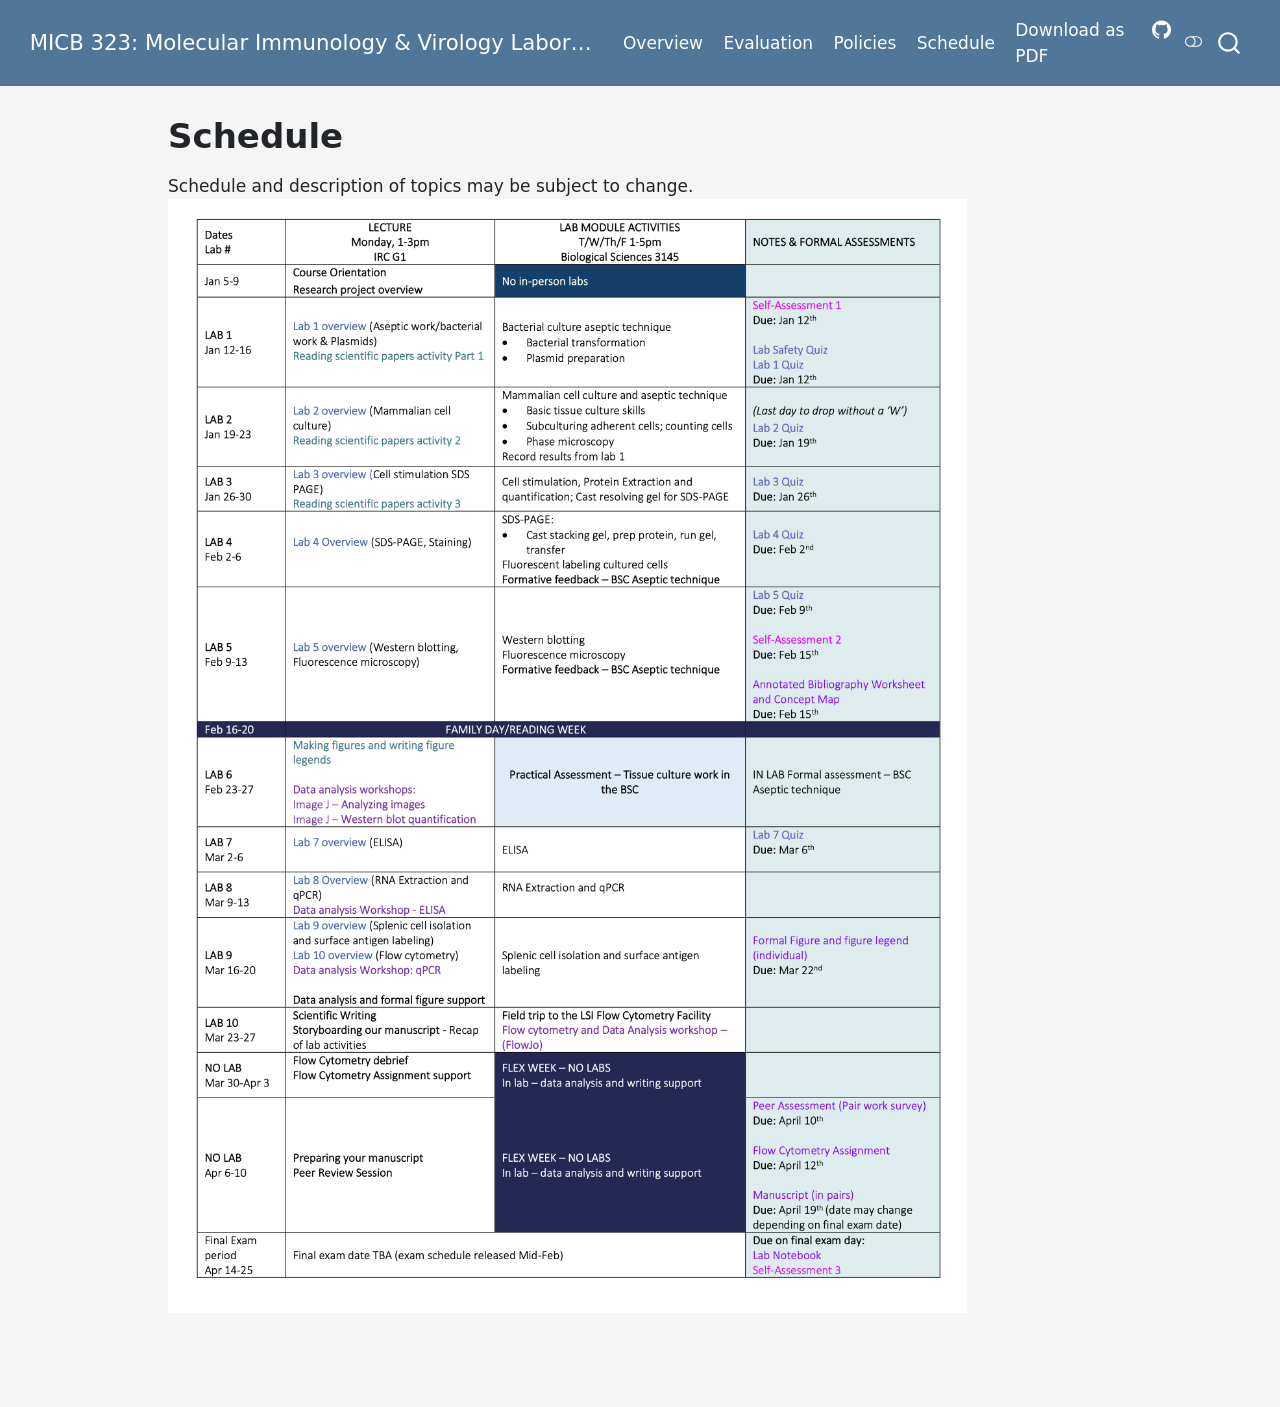
<file: schedule.html>
<!DOCTYPE html>
<html xmlns="http://www.w3.org/1999/xhtml" lang="en" xml:lang="en"><head>

<meta charset="utf-8">
<meta name="generator" content="quarto-1.8.27">

<meta name="viewport" content="width=device-width, initial-scale=1.0, user-scalable=yes">


<title>Schedule – MICB 323: Molecular Immunology &amp; Virology Laboratory</title>
<style>
code{white-space: pre-wrap;}
span.smallcaps{font-variant: small-caps;}
div.columns{display: flex; gap: min(4vw, 1.5em);}
div.column{flex: auto; overflow-x: auto;}
div.hanging-indent{margin-left: 1.5em; text-indent: -1.5em;}
ul.task-list{list-style: none;}
ul.task-list li input[type="checkbox"] {
  width: 0.8em;
  margin: 0 0.8em 0.2em -1em; /* quarto-specific, see https://github.com/quarto-dev/quarto-cli/issues/4556 */ 
  vertical-align: middle;
}
</style>


<script src="site_libs/quarto-nav/quarto-nav.js"></script>
<script src="site_libs/quarto-nav/headroom.min.js"></script>
<script src="site_libs/clipboard/clipboard.min.js"></script>
<script src="site_libs/quarto-search/autocomplete.umd.js"></script>
<script src="site_libs/quarto-search/fuse.min.js"></script>
<script src="site_libs/quarto-search/quarto-search.js"></script>
<meta name="quarto:offset" content="./">
<script src="site_libs/quarto-html/quarto.js" type="module"></script>
<script src="site_libs/quarto-html/tabsets/tabsets.js" type="module"></script>
<script src="site_libs/quarto-html/axe/axe-check.js" type="module"></script>
<script src="site_libs/quarto-html/popper.min.js"></script>
<script src="site_libs/quarto-html/tippy.umd.min.js"></script>
<script src="site_libs/quarto-html/anchor.min.js"></script>
<link href="site_libs/quarto-html/tippy.css" rel="stylesheet">
<link href="site_libs/quarto-html/quarto-syntax-highlighting-ed96de9b727972fe78a7b5d16c58bf87.css" rel="stylesheet" class="quarto-color-scheme" id="quarto-text-highlighting-styles">
<link href="site_libs/quarto-html/quarto-syntax-highlighting-dark-4d9afe2b8d18ee9fa5d0d57b5ed4214d.css" rel="stylesheet" class="quarto-color-scheme quarto-color-alternate" id="quarto-text-highlighting-styles">
<link href="site_libs/quarto-html/quarto-syntax-highlighting-ed96de9b727972fe78a7b5d16c58bf87.css" rel="stylesheet" class="quarto-color-scheme-extra" id="quarto-text-highlighting-styles">
<script src="site_libs/bootstrap/bootstrap.min.js"></script>
<link href="site_libs/bootstrap/bootstrap-icons.css" rel="stylesheet">
<link href="site_libs/bootstrap/bootstrap-cabe82ec482b288a3880491aa7ab6cbd.min.css" rel="stylesheet" append-hash="true" class="quarto-color-scheme" id="quarto-bootstrap" data-mode="light">
<link href="site_libs/bootstrap/bootstrap-dark-44c35d404c9d61f388c5a20bd0a263a0.min.css" rel="stylesheet" append-hash="true" class="quarto-color-scheme quarto-color-alternate" id="quarto-bootstrap" data-mode="light">
<link href="site_libs/bootstrap/bootstrap-cabe82ec482b288a3880491aa7ab6cbd.min.css" rel="stylesheet" append-hash="true" class="quarto-color-scheme-extra" id="quarto-bootstrap" data-mode="light">
<script id="quarto-search-options" type="application/json">{
  "location": "navbar",
  "copy-button": false,
  "collapse-after": 3,
  "panel-placement": "end",
  "type": "overlay",
  "limit": 50,
  "keyboard-shortcut": [
    "f",
    "/",
    "s"
  ],
  "show-item-context": false,
  "language": {
    "search-no-results-text": "No results",
    "search-matching-documents-text": "matching documents",
    "search-copy-link-title": "Copy link to search",
    "search-hide-matches-text": "Hide additional matches",
    "search-more-match-text": "more match in this document",
    "search-more-matches-text": "more matches in this document",
    "search-clear-button-title": "Clear",
    "search-text-placeholder": "",
    "search-detached-cancel-button-title": "Cancel",
    "search-submit-button-title": "Submit",
    "search-label": "Search"
  }
}</script>


</head>

<body class="nav-fixed quarto-light"><script id="quarto-html-before-body" type="application/javascript">
    const toggleBodyColorMode = (bsSheetEl) => {
      const mode = bsSheetEl.getAttribute("data-mode");
      const bodyEl = window.document.querySelector("body");
      if (mode === "dark") {
        bodyEl.classList.add("quarto-dark");
        bodyEl.classList.remove("quarto-light");
      } else {
        bodyEl.classList.add("quarto-light");
        bodyEl.classList.remove("quarto-dark");
      }
    }
    const toggleBodyColorPrimary = () => {
      const bsSheetEl = window.document.querySelector("link#quarto-bootstrap:not([rel=disabled-stylesheet])");
      if (bsSheetEl) {
        toggleBodyColorMode(bsSheetEl);
      }
    }
    const setColorSchemeToggle = (alternate) => {
      const toggles = window.document.querySelectorAll('.quarto-color-scheme-toggle');
      for (let i=0; i < toggles.length; i++) {
        const toggle = toggles[i];
        if (toggle) {
          if (alternate) {
            toggle.classList.add("alternate");
          } else {
            toggle.classList.remove("alternate");
          }
        }
      }
    };
    const toggleColorMode = (alternate) => {
      // Switch the stylesheets
      const primaryStylesheets = window.document.querySelectorAll('link.quarto-color-scheme:not(.quarto-color-alternate)');
      const alternateStylesheets = window.document.querySelectorAll('link.quarto-color-scheme.quarto-color-alternate');
      manageTransitions('#quarto-margin-sidebar .nav-link', false);
      if (alternate) {
        // note: dark is layered on light, we don't disable primary!
        enableStylesheet(alternateStylesheets);
        for (const sheetNode of alternateStylesheets) {
          if (sheetNode.id === "quarto-bootstrap") {
            toggleBodyColorMode(sheetNode);
          }
        }
      } else {
        disableStylesheet(alternateStylesheets);
        enableStylesheet(primaryStylesheets)
        toggleBodyColorPrimary();
      }
      manageTransitions('#quarto-margin-sidebar .nav-link', true);
      // Switch the toggles
      setColorSchemeToggle(alternate)
      // Hack to workaround the fact that safari doesn't
      // properly recolor the scrollbar when toggling (#1455)
      if (navigator.userAgent.indexOf('Safari') > 0 && navigator.userAgent.indexOf('Chrome') == -1) {
        manageTransitions("body", false);
        window.scrollTo(0, 1);
        setTimeout(() => {
          window.scrollTo(0, 0);
          manageTransitions("body", true);
        }, 40);
      }
    }
    const disableStylesheet = (stylesheets) => {
      for (let i=0; i < stylesheets.length; i++) {
        const stylesheet = stylesheets[i];
        stylesheet.rel = 'disabled-stylesheet';
      }
    }
    const enableStylesheet = (stylesheets) => {
      for (let i=0; i < stylesheets.length; i++) {
        const stylesheet = stylesheets[i];
        if(stylesheet.rel !== 'stylesheet') { // for Chrome, which will still FOUC without this check
          stylesheet.rel = 'stylesheet';
        }
      }
    }
    const manageTransitions = (selector, allowTransitions) => {
      const els = window.document.querySelectorAll(selector);
      for (let i=0; i < els.length; i++) {
        const el = els[i];
        if (allowTransitions) {
          el.classList.remove('notransition');
        } else {
          el.classList.add('notransition');
        }
      }
    }
    const isFileUrl = () => {
      return window.location.protocol === 'file:';
    }
    const hasAlternateSentinel = () => {
      let styleSentinel = getColorSchemeSentinel();
      if (styleSentinel !== null) {
        return styleSentinel === "alternate";
      } else {
        return false;
      }
    }
    const setStyleSentinel = (alternate) => {
      const value = alternate ? "alternate" : "default";
      if (!isFileUrl()) {
        window.localStorage.setItem("quarto-color-scheme", value);
      } else {
        localAlternateSentinel = value;
      }
    }
    const getColorSchemeSentinel = () => {
      if (!isFileUrl()) {
        const storageValue = window.localStorage.getItem("quarto-color-scheme");
        return storageValue != null ? storageValue : localAlternateSentinel;
      } else {
        return localAlternateSentinel;
      }
    }
    const toggleGiscusIfUsed = (isAlternate, darkModeDefault) => {
      const baseTheme = document.querySelector('#giscus-base-theme')?.value ?? 'light';
      const alternateTheme = document.querySelector('#giscus-alt-theme')?.value ?? 'dark';
      let newTheme = '';
      if(authorPrefersDark) {
        newTheme = isAlternate ? baseTheme : alternateTheme;
      } else {
        newTheme = isAlternate ? alternateTheme : baseTheme;
      }
      const changeGiscusTheme = () => {
        // From: https://github.com/giscus/giscus/issues/336
        const sendMessage = (message) => {
          const iframe = document.querySelector('iframe.giscus-frame');
          if (!iframe) return;
          iframe.contentWindow.postMessage({ giscus: message }, 'https://giscus.app');
        }
        sendMessage({
          setConfig: {
            theme: newTheme
          }
        });
      }
      const isGiscussLoaded = window.document.querySelector('iframe.giscus-frame') !== null;
      if (isGiscussLoaded) {
        changeGiscusTheme();
      }
    };
    const authorPrefersDark = false;
    const darkModeDefault = authorPrefersDark;
      document.querySelector('link#quarto-text-highlighting-styles.quarto-color-scheme-extra').rel = 'disabled-stylesheet';
      document.querySelector('link#quarto-bootstrap.quarto-color-scheme-extra').rel = 'disabled-stylesheet';
    let localAlternateSentinel = darkModeDefault ? 'alternate' : 'default';
    // Dark / light mode switch
    window.quartoToggleColorScheme = () => {
      // Read the current dark / light value
      let toAlternate = !hasAlternateSentinel();
      toggleColorMode(toAlternate);
      setStyleSentinel(toAlternate);
      toggleGiscusIfUsed(toAlternate, darkModeDefault);
      window.dispatchEvent(new Event('resize'));
    };
    // Switch to dark mode if need be
    if (hasAlternateSentinel()) {
      toggleColorMode(true);
    } else {
      toggleColorMode(false);
    }
  </script>

<div id="quarto-search-results"></div>
  <header id="quarto-header" class="headroom fixed-top">
    <nav class="navbar navbar-expand-lg " data-bs-theme="dark">
      <div class="navbar-container container-fluid">
      <div class="navbar-brand-container mx-auto">
    <a class="navbar-brand" href="./index.html">
    <span class="navbar-title">MICB 323: Molecular Immunology &amp; Virology Laboratory</span>
    </a>
  </div>
            <div id="quarto-search" class="" title="Search"></div>
          <button class="navbar-toggler" type="button" data-bs-toggle="collapse" data-bs-target="#navbarCollapse" aria-controls="navbarCollapse" role="menu" aria-expanded="false" aria-label="Toggle navigation" onclick="if (window.quartoToggleHeadroom) { window.quartoToggleHeadroom(); }">
  <span class="navbar-toggler-icon"></span>
</button>
          <div class="collapse navbar-collapse" id="navbarCollapse">
            <ul class="navbar-nav navbar-nav-scroll me-auto">
  <li class="nav-item">
    <a class="nav-link" href="./overview.html"> 
<span class="menu-text">Overview</span></a>
  </li>  
  <li class="nav-item">
    <a class="nav-link" href="./evaluation.html"> 
<span class="menu-text">Evaluation</span></a>
  </li>  
  <li class="nav-item">
    <a class="nav-link" href="./course_policies.html"> 
<span class="menu-text">Policies</span></a>
  </li>  
  <li class="nav-item">
    <a class="nav-link active" href="./schedule.html" aria-current="page"> 
<span class="menu-text">Schedule</span></a>
  </li>  
</ul>
            <ul class="navbar-nav navbar-nav-scroll ms-auto">
  <li class="nav-item">
    <a class="nav-link" href="./MICB323-2025WT2-Syllabus.pdf"> 
<span class="menu-text">Download as PDF</span></a>
  </li>  
  <li class="nav-item compact">
    <a class="nav-link" href="https://github.com/ubc-micb-323/2025WT2"> <i class="bi bi-github" role="img">
</i> 
<span class="menu-text"></span></a>
  </li>  
</ul>
          </div> <!-- /navcollapse -->
            <div class="quarto-navbar-tools">
  <a href="" class="quarto-color-scheme-toggle quarto-navigation-tool  px-1" onclick="window.quartoToggleColorScheme(); return false;" title="Toggle dark mode"><i class="bi"></i></a>
</div>
      </div> <!-- /container-fluid -->
    </nav>
</header>
<!-- content -->
<div id="quarto-content" class="quarto-container page-columns page-rows-contents page-layout-article page-navbar">
<!-- sidebar -->
<!-- margin-sidebar -->
    <div id="quarto-margin-sidebar" class="sidebar margin-sidebar zindex-bottom">
        
    </div>
<!-- main -->
<main class="content" id="quarto-document-content">


<header id="title-block-header" class="quarto-title-block default">
<div class="quarto-title">
<h1 class="title">Schedule</h1>
</div>



<div class="quarto-title-meta">

    
  
    
  </div>
  


</header>


<!--
<iframe src="tentative_sch.pdf" width="120%" height="600px"></iframe>
-->
<p>Schedule and description of topics may be subject to change. <img src="tentative_sch.png" class="img-fluid"></p>



</main> <!-- /main -->
<script id="quarto-html-after-body" type="application/javascript">
  window.document.addEventListener("DOMContentLoaded", function (event) {
    // Ensure there is a toggle, if there isn't float one in the top right
    if (window.document.querySelector('.quarto-color-scheme-toggle') === null) {
      const a = window.document.createElement('a');
      a.classList.add('top-right');
      a.classList.add('quarto-color-scheme-toggle');
      a.href = "";
      a.onclick = function() { try { window.quartoToggleColorScheme(); } catch {} return false; };
      const i = window.document.createElement("i");
      i.classList.add('bi');
      a.appendChild(i);
      window.document.body.appendChild(a);
    }
    setColorSchemeToggle(hasAlternateSentinel())
    const icon = "";
    const anchorJS = new window.AnchorJS();
    anchorJS.options = {
      placement: 'right',
      icon: icon
    };
    anchorJS.add('.anchored');
    const isCodeAnnotation = (el) => {
      for (const clz of el.classList) {
        if (clz.startsWith('code-annotation-')) {                     
          return true;
        }
      }
      return false;
    }
    const onCopySuccess = function(e) {
      // button target
      const button = e.trigger;
      // don't keep focus
      button.blur();
      // flash "checked"
      button.classList.add('code-copy-button-checked');
      var currentTitle = button.getAttribute("title");
      button.setAttribute("title", "Copied!");
      let tooltip;
      if (window.bootstrap) {
        button.setAttribute("data-bs-toggle", "tooltip");
        button.setAttribute("data-bs-placement", "left");
        button.setAttribute("data-bs-title", "Copied!");
        tooltip = new bootstrap.Tooltip(button, 
          { trigger: "manual", 
            customClass: "code-copy-button-tooltip",
            offset: [0, -8]});
        tooltip.show();    
      }
      setTimeout(function() {
        if (tooltip) {
          tooltip.hide();
          button.removeAttribute("data-bs-title");
          button.removeAttribute("data-bs-toggle");
          button.removeAttribute("data-bs-placement");
        }
        button.setAttribute("title", currentTitle);
        button.classList.remove('code-copy-button-checked');
      }, 1000);
      // clear code selection
      e.clearSelection();
    }
    const getTextToCopy = function(trigger) {
      const outerScaffold = trigger.parentElement.cloneNode(true);
      const codeEl = outerScaffold.querySelector('code');
      for (const childEl of codeEl.children) {
        if (isCodeAnnotation(childEl)) {
          childEl.remove();
        }
      }
      return codeEl.innerText;
    }
    const clipboard = new window.ClipboardJS('.code-copy-button:not([data-in-quarto-modal])', {
      text: getTextToCopy
    });
    clipboard.on('success', onCopySuccess);
    if (window.document.getElementById('quarto-embedded-source-code-modal')) {
      const clipboardModal = new window.ClipboardJS('.code-copy-button[data-in-quarto-modal]', {
        text: getTextToCopy,
        container: window.document.getElementById('quarto-embedded-source-code-modal')
      });
      clipboardModal.on('success', onCopySuccess);
    }
      var localhostRegex = new RegExp(/^(?:http|https):\/\/localhost\:?[0-9]*\//);
      var mailtoRegex = new RegExp(/^mailto:/);
        var filterRegex = new RegExp("https:\/\/ubc-micb-323\.github\.io\/2025WT2");
      var isInternal = (href) => {
          return filterRegex.test(href) || localhostRegex.test(href) || mailtoRegex.test(href);
      }
      // Inspect non-navigation links and adorn them if external
     var links = window.document.querySelectorAll('a[href]:not(.nav-link):not(.navbar-brand):not(.toc-action):not(.sidebar-link):not(.sidebar-item-toggle):not(.pagination-link):not(.no-external):not([aria-hidden]):not(.dropdown-item):not(.quarto-navigation-tool):not(.about-link)');
      for (var i=0; i<links.length; i++) {
        const link = links[i];
        if (!isInternal(link.href)) {
          // undo the damage that might have been done by quarto-nav.js in the case of
          // links that we want to consider external
          if (link.dataset.originalHref !== undefined) {
            link.href = link.dataset.originalHref;
          }
            // target, if specified
            link.setAttribute("target", "_blank");
            if (link.getAttribute("rel") === null) {
              link.setAttribute("rel", "noopener");
            }
            // default icon
            link.classList.add("external");
        }
      }
    function tippyHover(el, contentFn, onTriggerFn, onUntriggerFn) {
      const config = {
        allowHTML: true,
        maxWidth: 500,
        delay: 100,
        arrow: false,
        appendTo: function(el) {
            return el.parentElement;
        },
        interactive: true,
        interactiveBorder: 10,
        theme: 'quarto',
        placement: 'bottom-start',
      };
      if (contentFn) {
        config.content = contentFn;
      }
      if (onTriggerFn) {
        config.onTrigger = onTriggerFn;
      }
      if (onUntriggerFn) {
        config.onUntrigger = onUntriggerFn;
      }
      window.tippy(el, config); 
    }
    const noterefs = window.document.querySelectorAll('a[role="doc-noteref"]');
    for (var i=0; i<noterefs.length; i++) {
      const ref = noterefs[i];
      tippyHover(ref, function() {
        // use id or data attribute instead here
        let href = ref.getAttribute('data-footnote-href') || ref.getAttribute('href');
        try { href = new URL(href).hash; } catch {}
        const id = href.replace(/^#\/?/, "");
        const note = window.document.getElementById(id);
        if (note) {
          return note.innerHTML;
        } else {
          return "";
        }
      });
    }
    const xrefs = window.document.querySelectorAll('a.quarto-xref');
    const processXRef = (id, note) => {
      // Strip column container classes
      const stripColumnClz = (el) => {
        el.classList.remove("page-full", "page-columns");
        if (el.children) {
          for (const child of el.children) {
            stripColumnClz(child);
          }
        }
      }
      stripColumnClz(note)
      if (id === null || id.startsWith('sec-')) {
        // Special case sections, only their first couple elements
        const container = document.createElement("div");
        if (note.children && note.children.length > 2) {
          container.appendChild(note.children[0].cloneNode(true));
          for (let i = 1; i < note.children.length; i++) {
            const child = note.children[i];
            if (child.tagName === "P" && child.innerText === "") {
              continue;
            } else {
              container.appendChild(child.cloneNode(true));
              break;
            }
          }
          if (window.Quarto?.typesetMath) {
            window.Quarto.typesetMath(container);
          }
          return container.innerHTML
        } else {
          if (window.Quarto?.typesetMath) {
            window.Quarto.typesetMath(note);
          }
          return note.innerHTML;
        }
      } else {
        // Remove any anchor links if they are present
        const anchorLink = note.querySelector('a.anchorjs-link');
        if (anchorLink) {
          anchorLink.remove();
        }
        if (window.Quarto?.typesetMath) {
          window.Quarto.typesetMath(note);
        }
        if (note.classList.contains("callout")) {
          return note.outerHTML;
        } else {
          return note.innerHTML;
        }
      }
    }
    for (var i=0; i<xrefs.length; i++) {
      const xref = xrefs[i];
      tippyHover(xref, undefined, function(instance) {
        instance.disable();
        let url = xref.getAttribute('href');
        let hash = undefined; 
        if (url.startsWith('#')) {
          hash = url;
        } else {
          try { hash = new URL(url).hash; } catch {}
        }
        if (hash) {
          const id = hash.replace(/^#\/?/, "");
          const note = window.document.getElementById(id);
          if (note !== null) {
            try {
              const html = processXRef(id, note.cloneNode(true));
              instance.setContent(html);
            } finally {
              instance.enable();
              instance.show();
            }
          } else {
            // See if we can fetch this
            fetch(url.split('#')[0])
            .then(res => res.text())
            .then(html => {
              const parser = new DOMParser();
              const htmlDoc = parser.parseFromString(html, "text/html");
              const note = htmlDoc.getElementById(id);
              if (note !== null) {
                const html = processXRef(id, note);
                instance.setContent(html);
              } 
            }).finally(() => {
              instance.enable();
              instance.show();
            });
          }
        } else {
          // See if we can fetch a full url (with no hash to target)
          // This is a special case and we should probably do some content thinning / targeting
          fetch(url)
          .then(res => res.text())
          .then(html => {
            const parser = new DOMParser();
            const htmlDoc = parser.parseFromString(html, "text/html");
            const note = htmlDoc.querySelector('main.content');
            if (note !== null) {
              // This should only happen for chapter cross references
              // (since there is no id in the URL)
              // remove the first header
              if (note.children.length > 0 && note.children[0].tagName === "HEADER") {
                note.children[0].remove();
              }
              const html = processXRef(null, note);
              instance.setContent(html);
            } 
          }).finally(() => {
            instance.enable();
            instance.show();
          });
        }
      }, function(instance) {
      });
    }
        let selectedAnnoteEl;
        const selectorForAnnotation = ( cell, annotation) => {
          let cellAttr = 'data-code-cell="' + cell + '"';
          let lineAttr = 'data-code-annotation="' +  annotation + '"';
          const selector = 'span[' + cellAttr + '][' + lineAttr + ']';
          return selector;
        }
        const selectCodeLines = (annoteEl) => {
          const doc = window.document;
          const targetCell = annoteEl.getAttribute("data-target-cell");
          const targetAnnotation = annoteEl.getAttribute("data-target-annotation");
          const annoteSpan = window.document.querySelector(selectorForAnnotation(targetCell, targetAnnotation));
          const lines = annoteSpan.getAttribute("data-code-lines").split(",");
          const lineIds = lines.map((line) => {
            return targetCell + "-" + line;
          })
          let top = null;
          let height = null;
          let parent = null;
          if (lineIds.length > 0) {
              //compute the position of the single el (top and bottom and make a div)
              const el = window.document.getElementById(lineIds[0]);
              top = el.offsetTop;
              height = el.offsetHeight;
              parent = el.parentElement.parentElement;
            if (lineIds.length > 1) {
              const lastEl = window.document.getElementById(lineIds[lineIds.length - 1]);
              const bottom = lastEl.offsetTop + lastEl.offsetHeight;
              height = bottom - top;
            }
            if (top !== null && height !== null && parent !== null) {
              // cook up a div (if necessary) and position it 
              let div = window.document.getElementById("code-annotation-line-highlight");
              if (div === null) {
                div = window.document.createElement("div");
                div.setAttribute("id", "code-annotation-line-highlight");
                div.style.position = 'absolute';
                parent.appendChild(div);
              }
              div.style.top = top - 2 + "px";
              div.style.height = height + 4 + "px";
              div.style.left = 0;
              let gutterDiv = window.document.getElementById("code-annotation-line-highlight-gutter");
              if (gutterDiv === null) {
                gutterDiv = window.document.createElement("div");
                gutterDiv.setAttribute("id", "code-annotation-line-highlight-gutter");
                gutterDiv.style.position = 'absolute';
                const codeCell = window.document.getElementById(targetCell);
                const gutter = codeCell.querySelector('.code-annotation-gutter');
                gutter.appendChild(gutterDiv);
              }
              gutterDiv.style.top = top - 2 + "px";
              gutterDiv.style.height = height + 4 + "px";
            }
            selectedAnnoteEl = annoteEl;
          }
        };
        const unselectCodeLines = () => {
          const elementsIds = ["code-annotation-line-highlight", "code-annotation-line-highlight-gutter"];
          elementsIds.forEach((elId) => {
            const div = window.document.getElementById(elId);
            if (div) {
              div.remove();
            }
          });
          selectedAnnoteEl = undefined;
        };
          // Handle positioning of the toggle
      window.addEventListener(
        "resize",
        throttle(() => {
          elRect = undefined;
          if (selectedAnnoteEl) {
            selectCodeLines(selectedAnnoteEl);
          }
        }, 10)
      );
      function throttle(fn, ms) {
      let throttle = false;
      let timer;
        return (...args) => {
          if(!throttle) { // first call gets through
              fn.apply(this, args);
              throttle = true;
          } else { // all the others get throttled
              if(timer) clearTimeout(timer); // cancel #2
              timer = setTimeout(() => {
                fn.apply(this, args);
                timer = throttle = false;
              }, ms);
          }
        };
      }
        // Attach click handler to the DT
        const annoteDls = window.document.querySelectorAll('dt[data-target-cell]');
        for (const annoteDlNode of annoteDls) {
          annoteDlNode.addEventListener('click', (event) => {
            const clickedEl = event.target;
            if (clickedEl !== selectedAnnoteEl) {
              unselectCodeLines();
              const activeEl = window.document.querySelector('dt[data-target-cell].code-annotation-active');
              if (activeEl) {
                activeEl.classList.remove('code-annotation-active');
              }
              selectCodeLines(clickedEl);
              clickedEl.classList.add('code-annotation-active');
            } else {
              // Unselect the line
              unselectCodeLines();
              clickedEl.classList.remove('code-annotation-active');
            }
          });
        }
    const findCites = (el) => {
      const parentEl = el.parentElement;
      if (parentEl) {
        const cites = parentEl.dataset.cites;
        if (cites) {
          return {
            el,
            cites: cites.split(' ')
          };
        } else {
          return findCites(el.parentElement)
        }
      } else {
        return undefined;
      }
    };
    var bibliorefs = window.document.querySelectorAll('a[role="doc-biblioref"]');
    for (var i=0; i<bibliorefs.length; i++) {
      const ref = bibliorefs[i];
      const citeInfo = findCites(ref);
      if (citeInfo) {
        tippyHover(citeInfo.el, function() {
          var popup = window.document.createElement('div');
          citeInfo.cites.forEach(function(cite) {
            var citeDiv = window.document.createElement('div');
            citeDiv.classList.add('hanging-indent');
            citeDiv.classList.add('csl-entry');
            var biblioDiv = window.document.getElementById('ref-' + cite);
            if (biblioDiv) {
              citeDiv.innerHTML = biblioDiv.innerHTML;
            }
            popup.appendChild(citeDiv);
          });
          return popup.innerHTML;
        });
      }
    }
  });
  </script>
</div> <!-- /content -->




</body></html>
</file>
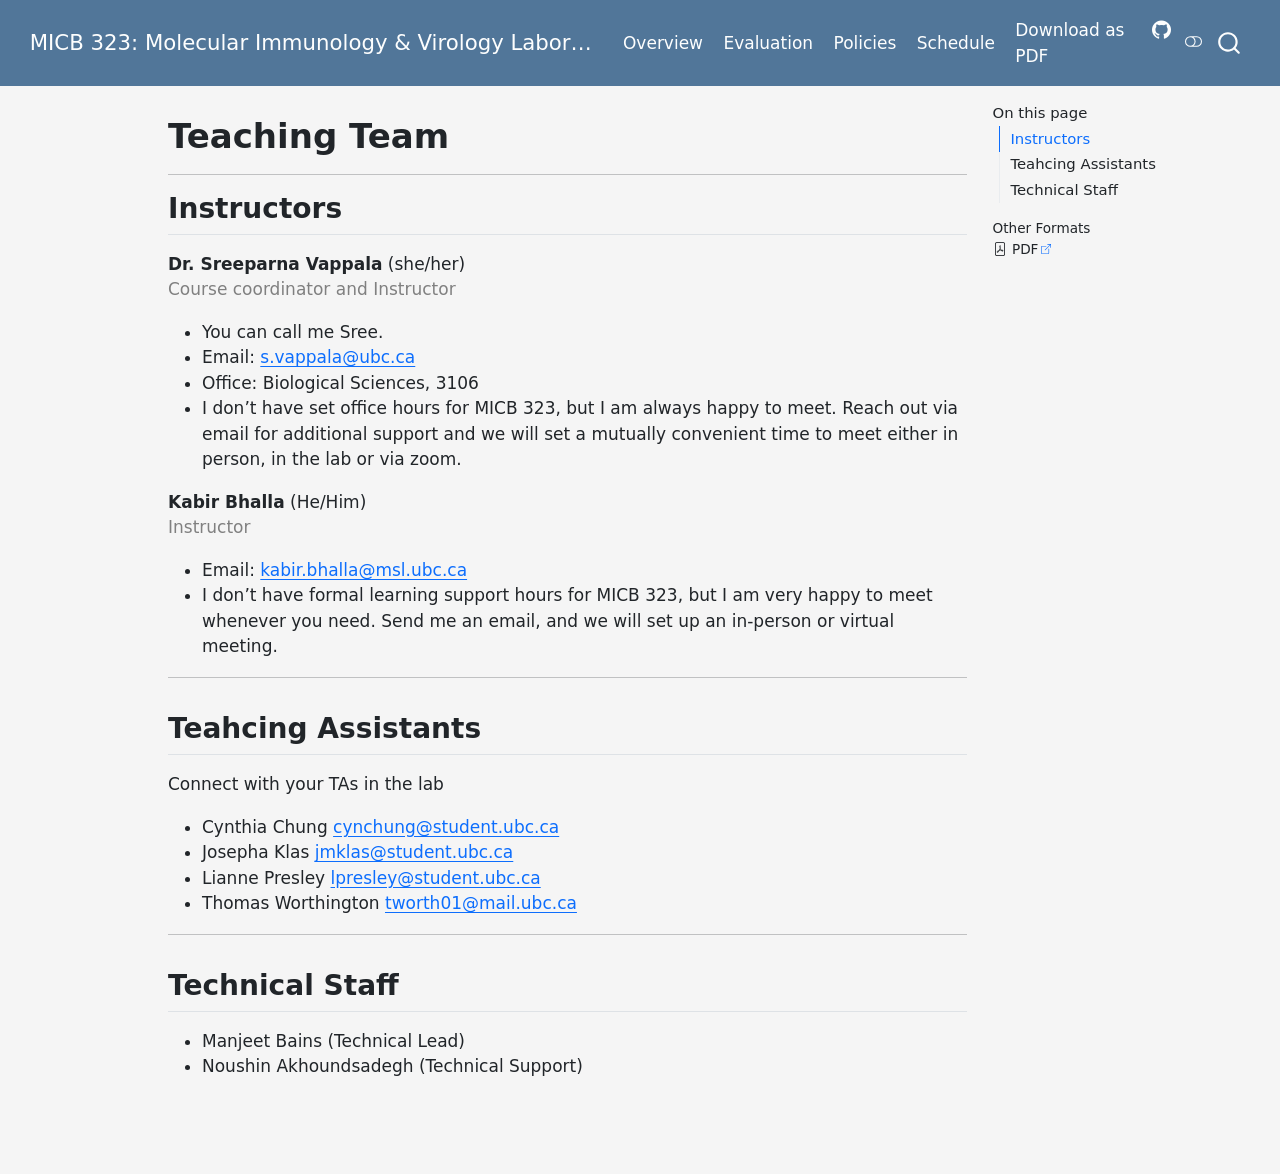
<file: team.html>
<!DOCTYPE html>
<html xmlns="http://www.w3.org/1999/xhtml" lang="en" xml:lang="en"><head>

<meta charset="utf-8">
<meta name="generator" content="quarto-1.8.27">

<meta name="viewport" content="width=device-width, initial-scale=1.0, user-scalable=yes">


<title>Teaching Team – MICB 323: Molecular Immunology &amp; Virology Laboratory</title>
<style>
code{white-space: pre-wrap;}
span.smallcaps{font-variant: small-caps;}
div.columns{display: flex; gap: min(4vw, 1.5em);}
div.column{flex: auto; overflow-x: auto;}
div.hanging-indent{margin-left: 1.5em; text-indent: -1.5em;}
ul.task-list{list-style: none;}
ul.task-list li input[type="checkbox"] {
  width: 0.8em;
  margin: 0 0.8em 0.2em -1em; /* quarto-specific, see https://github.com/quarto-dev/quarto-cli/issues/4556 */ 
  vertical-align: middle;
}
</style>


<script src="site_libs/quarto-nav/quarto-nav.js"></script>
<script src="site_libs/quarto-nav/headroom.min.js"></script>
<script src="site_libs/clipboard/clipboard.min.js"></script>
<script src="site_libs/quarto-search/autocomplete.umd.js"></script>
<script src="site_libs/quarto-search/fuse.min.js"></script>
<script src="site_libs/quarto-search/quarto-search.js"></script>
<meta name="quarto:offset" content="./">
<script src="site_libs/quarto-html/quarto.js" type="module"></script>
<script src="site_libs/quarto-html/tabsets/tabsets.js" type="module"></script>
<script src="site_libs/quarto-html/axe/axe-check.js" type="module"></script>
<script src="site_libs/quarto-html/popper.min.js"></script>
<script src="site_libs/quarto-html/tippy.umd.min.js"></script>
<script src="site_libs/quarto-html/anchor.min.js"></script>
<link href="site_libs/quarto-html/tippy.css" rel="stylesheet">
<link href="site_libs/quarto-html/quarto-syntax-highlighting-ed96de9b727972fe78a7b5d16c58bf87.css" rel="stylesheet" class="quarto-color-scheme" id="quarto-text-highlighting-styles">
<link href="site_libs/quarto-html/quarto-syntax-highlighting-dark-4d9afe2b8d18ee9fa5d0d57b5ed4214d.css" rel="stylesheet" class="quarto-color-scheme quarto-color-alternate" id="quarto-text-highlighting-styles">
<link href="site_libs/quarto-html/quarto-syntax-highlighting-ed96de9b727972fe78a7b5d16c58bf87.css" rel="stylesheet" class="quarto-color-scheme-extra" id="quarto-text-highlighting-styles">
<script src="site_libs/bootstrap/bootstrap.min.js"></script>
<link href="site_libs/bootstrap/bootstrap-icons.css" rel="stylesheet">
<link href="site_libs/bootstrap/bootstrap-cabe82ec482b288a3880491aa7ab6cbd.min.css" rel="stylesheet" append-hash="true" class="quarto-color-scheme" id="quarto-bootstrap" data-mode="light">
<link href="site_libs/bootstrap/bootstrap-dark-44c35d404c9d61f388c5a20bd0a263a0.min.css" rel="stylesheet" append-hash="true" class="quarto-color-scheme quarto-color-alternate" id="quarto-bootstrap" data-mode="light">
<link href="site_libs/bootstrap/bootstrap-cabe82ec482b288a3880491aa7ab6cbd.min.css" rel="stylesheet" append-hash="true" class="quarto-color-scheme-extra" id="quarto-bootstrap" data-mode="light">
<script id="quarto-search-options" type="application/json">{
  "location": "navbar",
  "copy-button": false,
  "collapse-after": 3,
  "panel-placement": "end",
  "type": "overlay",
  "limit": 50,
  "keyboard-shortcut": [
    "f",
    "/",
    "s"
  ],
  "show-item-context": false,
  "language": {
    "search-no-results-text": "No results",
    "search-matching-documents-text": "matching documents",
    "search-copy-link-title": "Copy link to search",
    "search-hide-matches-text": "Hide additional matches",
    "search-more-match-text": "more match in this document",
    "search-more-matches-text": "more matches in this document",
    "search-clear-button-title": "Clear",
    "search-text-placeholder": "",
    "search-detached-cancel-button-title": "Cancel",
    "search-submit-button-title": "Submit",
    "search-label": "Search"
  }
}</script>


</head>

<body class="nav-fixed quarto-light"><script id="quarto-html-before-body" type="application/javascript">
    const toggleBodyColorMode = (bsSheetEl) => {
      const mode = bsSheetEl.getAttribute("data-mode");
      const bodyEl = window.document.querySelector("body");
      if (mode === "dark") {
        bodyEl.classList.add("quarto-dark");
        bodyEl.classList.remove("quarto-light");
      } else {
        bodyEl.classList.add("quarto-light");
        bodyEl.classList.remove("quarto-dark");
      }
    }
    const toggleBodyColorPrimary = () => {
      const bsSheetEl = window.document.querySelector("link#quarto-bootstrap:not([rel=disabled-stylesheet])");
      if (bsSheetEl) {
        toggleBodyColorMode(bsSheetEl);
      }
    }
    const setColorSchemeToggle = (alternate) => {
      const toggles = window.document.querySelectorAll('.quarto-color-scheme-toggle');
      for (let i=0; i < toggles.length; i++) {
        const toggle = toggles[i];
        if (toggle) {
          if (alternate) {
            toggle.classList.add("alternate");
          } else {
            toggle.classList.remove("alternate");
          }
        }
      }
    };
    const toggleColorMode = (alternate) => {
      // Switch the stylesheets
      const primaryStylesheets = window.document.querySelectorAll('link.quarto-color-scheme:not(.quarto-color-alternate)');
      const alternateStylesheets = window.document.querySelectorAll('link.quarto-color-scheme.quarto-color-alternate');
      manageTransitions('#quarto-margin-sidebar .nav-link', false);
      if (alternate) {
        // note: dark is layered on light, we don't disable primary!
        enableStylesheet(alternateStylesheets);
        for (const sheetNode of alternateStylesheets) {
          if (sheetNode.id === "quarto-bootstrap") {
            toggleBodyColorMode(sheetNode);
          }
        }
      } else {
        disableStylesheet(alternateStylesheets);
        enableStylesheet(primaryStylesheets)
        toggleBodyColorPrimary();
      }
      manageTransitions('#quarto-margin-sidebar .nav-link', true);
      // Switch the toggles
      setColorSchemeToggle(alternate)
      // Hack to workaround the fact that safari doesn't
      // properly recolor the scrollbar when toggling (#1455)
      if (navigator.userAgent.indexOf('Safari') > 0 && navigator.userAgent.indexOf('Chrome') == -1) {
        manageTransitions("body", false);
        window.scrollTo(0, 1);
        setTimeout(() => {
          window.scrollTo(0, 0);
          manageTransitions("body", true);
        }, 40);
      }
    }
    const disableStylesheet = (stylesheets) => {
      for (let i=0; i < stylesheets.length; i++) {
        const stylesheet = stylesheets[i];
        stylesheet.rel = 'disabled-stylesheet';
      }
    }
    const enableStylesheet = (stylesheets) => {
      for (let i=0; i < stylesheets.length; i++) {
        const stylesheet = stylesheets[i];
        if(stylesheet.rel !== 'stylesheet') { // for Chrome, which will still FOUC without this check
          stylesheet.rel = 'stylesheet';
        }
      }
    }
    const manageTransitions = (selector, allowTransitions) => {
      const els = window.document.querySelectorAll(selector);
      for (let i=0; i < els.length; i++) {
        const el = els[i];
        if (allowTransitions) {
          el.classList.remove('notransition');
        } else {
          el.classList.add('notransition');
        }
      }
    }
    const isFileUrl = () => {
      return window.location.protocol === 'file:';
    }
    const hasAlternateSentinel = () => {
      let styleSentinel = getColorSchemeSentinel();
      if (styleSentinel !== null) {
        return styleSentinel === "alternate";
      } else {
        return false;
      }
    }
    const setStyleSentinel = (alternate) => {
      const value = alternate ? "alternate" : "default";
      if (!isFileUrl()) {
        window.localStorage.setItem("quarto-color-scheme", value);
      } else {
        localAlternateSentinel = value;
      }
    }
    const getColorSchemeSentinel = () => {
      if (!isFileUrl()) {
        const storageValue = window.localStorage.getItem("quarto-color-scheme");
        return storageValue != null ? storageValue : localAlternateSentinel;
      } else {
        return localAlternateSentinel;
      }
    }
    const toggleGiscusIfUsed = (isAlternate, darkModeDefault) => {
      const baseTheme = document.querySelector('#giscus-base-theme')?.value ?? 'light';
      const alternateTheme = document.querySelector('#giscus-alt-theme')?.value ?? 'dark';
      let newTheme = '';
      if(authorPrefersDark) {
        newTheme = isAlternate ? baseTheme : alternateTheme;
      } else {
        newTheme = isAlternate ? alternateTheme : baseTheme;
      }
      const changeGiscusTheme = () => {
        // From: https://github.com/giscus/giscus/issues/336
        const sendMessage = (message) => {
          const iframe = document.querySelector('iframe.giscus-frame');
          if (!iframe) return;
          iframe.contentWindow.postMessage({ giscus: message }, 'https://giscus.app');
        }
        sendMessage({
          setConfig: {
            theme: newTheme
          }
        });
      }
      const isGiscussLoaded = window.document.querySelector('iframe.giscus-frame') !== null;
      if (isGiscussLoaded) {
        changeGiscusTheme();
      }
    };
    const authorPrefersDark = false;
    const darkModeDefault = authorPrefersDark;
      document.querySelector('link#quarto-text-highlighting-styles.quarto-color-scheme-extra').rel = 'disabled-stylesheet';
      document.querySelector('link#quarto-bootstrap.quarto-color-scheme-extra').rel = 'disabled-stylesheet';
    let localAlternateSentinel = darkModeDefault ? 'alternate' : 'default';
    // Dark / light mode switch
    window.quartoToggleColorScheme = () => {
      // Read the current dark / light value
      let toAlternate = !hasAlternateSentinel();
      toggleColorMode(toAlternate);
      setStyleSentinel(toAlternate);
      toggleGiscusIfUsed(toAlternate, darkModeDefault);
      window.dispatchEvent(new Event('resize'));
    };
    // Switch to dark mode if need be
    if (hasAlternateSentinel()) {
      toggleColorMode(true);
    } else {
      toggleColorMode(false);
    }
  </script>

<div id="quarto-search-results"></div>
  <header id="quarto-header" class="headroom fixed-top">
    <nav class="navbar navbar-expand-lg " data-bs-theme="dark">
      <div class="navbar-container container-fluid">
      <div class="navbar-brand-container mx-auto">
    <a class="navbar-brand" href="./index.html">
    <span class="navbar-title">MICB 323: Molecular Immunology &amp; Virology Laboratory</span>
    </a>
  </div>
            <div id="quarto-search" class="" title="Search"></div>
          <button class="navbar-toggler" type="button" data-bs-toggle="collapse" data-bs-target="#navbarCollapse" aria-controls="navbarCollapse" role="menu" aria-expanded="false" aria-label="Toggle navigation" onclick="if (window.quartoToggleHeadroom) { window.quartoToggleHeadroom(); }">
  <span class="navbar-toggler-icon"></span>
</button>
          <div class="collapse navbar-collapse" id="navbarCollapse">
            <ul class="navbar-nav navbar-nav-scroll me-auto">
  <li class="nav-item">
    <a class="nav-link" href="./overview.html"> 
<span class="menu-text">Overview</span></a>
  </li>  
  <li class="nav-item">
    <a class="nav-link" href="./evaluation.html"> 
<span class="menu-text">Evaluation</span></a>
  </li>  
  <li class="nav-item">
    <a class="nav-link" href="./course_policies.html"> 
<span class="menu-text">Policies</span></a>
  </li>  
  <li class="nav-item">
    <a class="nav-link" href="./schedule.html"> 
<span class="menu-text">Schedule</span></a>
  </li>  
</ul>
            <ul class="navbar-nav navbar-nav-scroll ms-auto">
  <li class="nav-item">
    <a class="nav-link" href="./MICB323-2025WT2-Syllabus.pdf"> 
<span class="menu-text">Download as PDF</span></a>
  </li>  
  <li class="nav-item compact">
    <a class="nav-link" href="https://github.com/ubc-micb-323/2025WT2"> <i class="bi bi-github" role="img">
</i> 
<span class="menu-text"></span></a>
  </li>  
</ul>
          </div> <!-- /navcollapse -->
            <div class="quarto-navbar-tools">
  <a href="" class="quarto-color-scheme-toggle quarto-navigation-tool  px-1" onclick="window.quartoToggleColorScheme(); return false;" title="Toggle dark mode"><i class="bi"></i></a>
</div>
      </div> <!-- /container-fluid -->
    </nav>
</header>
<!-- content -->
<div id="quarto-content" class="quarto-container page-columns page-rows-contents page-layout-article page-navbar">
<!-- sidebar -->
<!-- margin-sidebar -->
    <div id="quarto-margin-sidebar" class="sidebar margin-sidebar">
        <nav id="TOC" role="doc-toc" class="toc-active">
    <h2 id="toc-title">On this page</h2>
   
  <ul>
  <li><a href="#instructors" id="toc-instructors" class="nav-link active" data-scroll-target="#instructors">Instructors</a></li>
  <li><a href="#teahcing-assistants" id="toc-teahcing-assistants" class="nav-link" data-scroll-target="#teahcing-assistants">Teahcing Assistants</a></li>
  <li><a href="#technical-staff" id="toc-technical-staff" class="nav-link" data-scroll-target="#technical-staff">Technical Staff</a></li>
  </ul>
<div class="quarto-alternate-formats"><h2>Other Formats</h2><ul><li><a href="team.pdf"><i class="bi bi-file-pdf"></i>PDF</a></li></ul></div></nav>
    </div>
<!-- main -->
<main class="content" id="quarto-document-content">


<header id="title-block-header" class="quarto-title-block default">
<div class="quarto-title">
<h1 class="title">Teaching Team</h1>
</div>



<div class="quarto-title-meta">

    
  
    
  </div>
  


</header>


<hr>
<section id="instructors" class="level2">
<h2 class="anchored" data-anchor-id="instructors">Instructors</h2>
<p><strong>Dr.&nbsp;Sreeparna Vappala</strong> (she/her)<br> <span style="color:gray;">Course coordinator and Instructor</span></p>
<ul>
<li>You can call me Sree.</li>
<li>Email: <a href="mailto:s.vappala@ubc.ca">s.vappala@ubc.ca</a></li>
<li>Office: Biological Sciences, 3106</li>
<li>I don’t have set office hours for MICB 323, but I am always happy to meet. Reach out via email for additional support and we will set a mutually convenient time to meet either in person, in the lab or via zoom.</li>
</ul>
<p><strong>Kabir Bhalla</strong> (He/Him)<br> <span style="color:gray;">Instructor</span></p>
<ul>
<li>Email: <a href="mailto:kabir.bhalla@msl.ubc.ca">kabir.bhalla@msl.ubc.ca</a></li>
<li>I don’t have formal learning support hours for MICB 323, but I am very happy to meet whenever you need. Send me an email, and we will set up an in-person or virtual meeting.</li>
</ul>
<hr>
</section>
<section id="teahcing-assistants" class="level2">
<h2 class="anchored" data-anchor-id="teahcing-assistants">Teahcing Assistants</h2>
<p>Connect with your TAs in the lab</p>
<ul>
<li>Cynthia Chung <a href="mailto:cynchung@student.ubc.ca">cynchung@student.ubc.ca</a></li>
<li>Josepha Klas <a href="mailto:jmklas@student.ubc.ca">jmklas@student.ubc.ca</a></li>
<li>Lianne Presley <a href="mailto:lpresley@student.ubc.ca">lpresley@student.ubc.ca</a></li>
<li>Thomas Worthington <a href="mailto:tworth01@mail.ubc.ca">tworth01@mail.ubc.ca</a></li>
</ul>
<hr>
</section>
<section id="technical-staff" class="level2">
<h2 class="anchored" data-anchor-id="technical-staff">Technical Staff</h2>
<ul>
<li>Manjeet Bains (Technical Lead)</li>
<li>Noushin Akhoundsadegh (Technical Support)</li>
</ul>


</section>

</main> <!-- /main -->
<script id="quarto-html-after-body" type="application/javascript">
  window.document.addEventListener("DOMContentLoaded", function (event) {
    // Ensure there is a toggle, if there isn't float one in the top right
    if (window.document.querySelector('.quarto-color-scheme-toggle') === null) {
      const a = window.document.createElement('a');
      a.classList.add('top-right');
      a.classList.add('quarto-color-scheme-toggle');
      a.href = "";
      a.onclick = function() { try { window.quartoToggleColorScheme(); } catch {} return false; };
      const i = window.document.createElement("i");
      i.classList.add('bi');
      a.appendChild(i);
      window.document.body.appendChild(a);
    }
    setColorSchemeToggle(hasAlternateSentinel())
    const icon = "";
    const anchorJS = new window.AnchorJS();
    anchorJS.options = {
      placement: 'right',
      icon: icon
    };
    anchorJS.add('.anchored');
    const isCodeAnnotation = (el) => {
      for (const clz of el.classList) {
        if (clz.startsWith('code-annotation-')) {                     
          return true;
        }
      }
      return false;
    }
    const onCopySuccess = function(e) {
      // button target
      const button = e.trigger;
      // don't keep focus
      button.blur();
      // flash "checked"
      button.classList.add('code-copy-button-checked');
      var currentTitle = button.getAttribute("title");
      button.setAttribute("title", "Copied!");
      let tooltip;
      if (window.bootstrap) {
        button.setAttribute("data-bs-toggle", "tooltip");
        button.setAttribute("data-bs-placement", "left");
        button.setAttribute("data-bs-title", "Copied!");
        tooltip = new bootstrap.Tooltip(button, 
          { trigger: "manual", 
            customClass: "code-copy-button-tooltip",
            offset: [0, -8]});
        tooltip.show();    
      }
      setTimeout(function() {
        if (tooltip) {
          tooltip.hide();
          button.removeAttribute("data-bs-title");
          button.removeAttribute("data-bs-toggle");
          button.removeAttribute("data-bs-placement");
        }
        button.setAttribute("title", currentTitle);
        button.classList.remove('code-copy-button-checked');
      }, 1000);
      // clear code selection
      e.clearSelection();
    }
    const getTextToCopy = function(trigger) {
      const outerScaffold = trigger.parentElement.cloneNode(true);
      const codeEl = outerScaffold.querySelector('code');
      for (const childEl of codeEl.children) {
        if (isCodeAnnotation(childEl)) {
          childEl.remove();
        }
      }
      return codeEl.innerText;
    }
    const clipboard = new window.ClipboardJS('.code-copy-button:not([data-in-quarto-modal])', {
      text: getTextToCopy
    });
    clipboard.on('success', onCopySuccess);
    if (window.document.getElementById('quarto-embedded-source-code-modal')) {
      const clipboardModal = new window.ClipboardJS('.code-copy-button[data-in-quarto-modal]', {
        text: getTextToCopy,
        container: window.document.getElementById('quarto-embedded-source-code-modal')
      });
      clipboardModal.on('success', onCopySuccess);
    }
      var localhostRegex = new RegExp(/^(?:http|https):\/\/localhost\:?[0-9]*\//);
      var mailtoRegex = new RegExp(/^mailto:/);
        var filterRegex = new RegExp("https:\/\/ubc-micb-323\.github\.io\/2025WT2");
      var isInternal = (href) => {
          return filterRegex.test(href) || localhostRegex.test(href) || mailtoRegex.test(href);
      }
      // Inspect non-navigation links and adorn them if external
     var links = window.document.querySelectorAll('a[href]:not(.nav-link):not(.navbar-brand):not(.toc-action):not(.sidebar-link):not(.sidebar-item-toggle):not(.pagination-link):not(.no-external):not([aria-hidden]):not(.dropdown-item):not(.quarto-navigation-tool):not(.about-link)');
      for (var i=0; i<links.length; i++) {
        const link = links[i];
        if (!isInternal(link.href)) {
          // undo the damage that might have been done by quarto-nav.js in the case of
          // links that we want to consider external
          if (link.dataset.originalHref !== undefined) {
            link.href = link.dataset.originalHref;
          }
            // target, if specified
            link.setAttribute("target", "_blank");
            if (link.getAttribute("rel") === null) {
              link.setAttribute("rel", "noopener");
            }
            // default icon
            link.classList.add("external");
        }
      }
    function tippyHover(el, contentFn, onTriggerFn, onUntriggerFn) {
      const config = {
        allowHTML: true,
        maxWidth: 500,
        delay: 100,
        arrow: false,
        appendTo: function(el) {
            return el.parentElement;
        },
        interactive: true,
        interactiveBorder: 10,
        theme: 'quarto',
        placement: 'bottom-start',
      };
      if (contentFn) {
        config.content = contentFn;
      }
      if (onTriggerFn) {
        config.onTrigger = onTriggerFn;
      }
      if (onUntriggerFn) {
        config.onUntrigger = onUntriggerFn;
      }
      window.tippy(el, config); 
    }
    const noterefs = window.document.querySelectorAll('a[role="doc-noteref"]');
    for (var i=0; i<noterefs.length; i++) {
      const ref = noterefs[i];
      tippyHover(ref, function() {
        // use id or data attribute instead here
        let href = ref.getAttribute('data-footnote-href') || ref.getAttribute('href');
        try { href = new URL(href).hash; } catch {}
        const id = href.replace(/^#\/?/, "");
        const note = window.document.getElementById(id);
        if (note) {
          return note.innerHTML;
        } else {
          return "";
        }
      });
    }
    const xrefs = window.document.querySelectorAll('a.quarto-xref');
    const processXRef = (id, note) => {
      // Strip column container classes
      const stripColumnClz = (el) => {
        el.classList.remove("page-full", "page-columns");
        if (el.children) {
          for (const child of el.children) {
            stripColumnClz(child);
          }
        }
      }
      stripColumnClz(note)
      if (id === null || id.startsWith('sec-')) {
        // Special case sections, only their first couple elements
        const container = document.createElement("div");
        if (note.children && note.children.length > 2) {
          container.appendChild(note.children[0].cloneNode(true));
          for (let i = 1; i < note.children.length; i++) {
            const child = note.children[i];
            if (child.tagName === "P" && child.innerText === "") {
              continue;
            } else {
              container.appendChild(child.cloneNode(true));
              break;
            }
          }
          if (window.Quarto?.typesetMath) {
            window.Quarto.typesetMath(container);
          }
          return container.innerHTML
        } else {
          if (window.Quarto?.typesetMath) {
            window.Quarto.typesetMath(note);
          }
          return note.innerHTML;
        }
      } else {
        // Remove any anchor links if they are present
        const anchorLink = note.querySelector('a.anchorjs-link');
        if (anchorLink) {
          anchorLink.remove();
        }
        if (window.Quarto?.typesetMath) {
          window.Quarto.typesetMath(note);
        }
        if (note.classList.contains("callout")) {
          return note.outerHTML;
        } else {
          return note.innerHTML;
        }
      }
    }
    for (var i=0; i<xrefs.length; i++) {
      const xref = xrefs[i];
      tippyHover(xref, undefined, function(instance) {
        instance.disable();
        let url = xref.getAttribute('href');
        let hash = undefined; 
        if (url.startsWith('#')) {
          hash = url;
        } else {
          try { hash = new URL(url).hash; } catch {}
        }
        if (hash) {
          const id = hash.replace(/^#\/?/, "");
          const note = window.document.getElementById(id);
          if (note !== null) {
            try {
              const html = processXRef(id, note.cloneNode(true));
              instance.setContent(html);
            } finally {
              instance.enable();
              instance.show();
            }
          } else {
            // See if we can fetch this
            fetch(url.split('#')[0])
            .then(res => res.text())
            .then(html => {
              const parser = new DOMParser();
              const htmlDoc = parser.parseFromString(html, "text/html");
              const note = htmlDoc.getElementById(id);
              if (note !== null) {
                const html = processXRef(id, note);
                instance.setContent(html);
              } 
            }).finally(() => {
              instance.enable();
              instance.show();
            });
          }
        } else {
          // See if we can fetch a full url (with no hash to target)
          // This is a special case and we should probably do some content thinning / targeting
          fetch(url)
          .then(res => res.text())
          .then(html => {
            const parser = new DOMParser();
            const htmlDoc = parser.parseFromString(html, "text/html");
            const note = htmlDoc.querySelector('main.content');
            if (note !== null) {
              // This should only happen for chapter cross references
              // (since there is no id in the URL)
              // remove the first header
              if (note.children.length > 0 && note.children[0].tagName === "HEADER") {
                note.children[0].remove();
              }
              const html = processXRef(null, note);
              instance.setContent(html);
            } 
          }).finally(() => {
            instance.enable();
            instance.show();
          });
        }
      }, function(instance) {
      });
    }
        let selectedAnnoteEl;
        const selectorForAnnotation = ( cell, annotation) => {
          let cellAttr = 'data-code-cell="' + cell + '"';
          let lineAttr = 'data-code-annotation="' +  annotation + '"';
          const selector = 'span[' + cellAttr + '][' + lineAttr + ']';
          return selector;
        }
        const selectCodeLines = (annoteEl) => {
          const doc = window.document;
          const targetCell = annoteEl.getAttribute("data-target-cell");
          const targetAnnotation = annoteEl.getAttribute("data-target-annotation");
          const annoteSpan = window.document.querySelector(selectorForAnnotation(targetCell, targetAnnotation));
          const lines = annoteSpan.getAttribute("data-code-lines").split(",");
          const lineIds = lines.map((line) => {
            return targetCell + "-" + line;
          })
          let top = null;
          let height = null;
          let parent = null;
          if (lineIds.length > 0) {
              //compute the position of the single el (top and bottom and make a div)
              const el = window.document.getElementById(lineIds[0]);
              top = el.offsetTop;
              height = el.offsetHeight;
              parent = el.parentElement.parentElement;
            if (lineIds.length > 1) {
              const lastEl = window.document.getElementById(lineIds[lineIds.length - 1]);
              const bottom = lastEl.offsetTop + lastEl.offsetHeight;
              height = bottom - top;
            }
            if (top !== null && height !== null && parent !== null) {
              // cook up a div (if necessary) and position it 
              let div = window.document.getElementById("code-annotation-line-highlight");
              if (div === null) {
                div = window.document.createElement("div");
                div.setAttribute("id", "code-annotation-line-highlight");
                div.style.position = 'absolute';
                parent.appendChild(div);
              }
              div.style.top = top - 2 + "px";
              div.style.height = height + 4 + "px";
              div.style.left = 0;
              let gutterDiv = window.document.getElementById("code-annotation-line-highlight-gutter");
              if (gutterDiv === null) {
                gutterDiv = window.document.createElement("div");
                gutterDiv.setAttribute("id", "code-annotation-line-highlight-gutter");
                gutterDiv.style.position = 'absolute';
                const codeCell = window.document.getElementById(targetCell);
                const gutter = codeCell.querySelector('.code-annotation-gutter');
                gutter.appendChild(gutterDiv);
              }
              gutterDiv.style.top = top - 2 + "px";
              gutterDiv.style.height = height + 4 + "px";
            }
            selectedAnnoteEl = annoteEl;
          }
        };
        const unselectCodeLines = () => {
          const elementsIds = ["code-annotation-line-highlight", "code-annotation-line-highlight-gutter"];
          elementsIds.forEach((elId) => {
            const div = window.document.getElementById(elId);
            if (div) {
              div.remove();
            }
          });
          selectedAnnoteEl = undefined;
        };
          // Handle positioning of the toggle
      window.addEventListener(
        "resize",
        throttle(() => {
          elRect = undefined;
          if (selectedAnnoteEl) {
            selectCodeLines(selectedAnnoteEl);
          }
        }, 10)
      );
      function throttle(fn, ms) {
      let throttle = false;
      let timer;
        return (...args) => {
          if(!throttle) { // first call gets through
              fn.apply(this, args);
              throttle = true;
          } else { // all the others get throttled
              if(timer) clearTimeout(timer); // cancel #2
              timer = setTimeout(() => {
                fn.apply(this, args);
                timer = throttle = false;
              }, ms);
          }
        };
      }
        // Attach click handler to the DT
        const annoteDls = window.document.querySelectorAll('dt[data-target-cell]');
        for (const annoteDlNode of annoteDls) {
          annoteDlNode.addEventListener('click', (event) => {
            const clickedEl = event.target;
            if (clickedEl !== selectedAnnoteEl) {
              unselectCodeLines();
              const activeEl = window.document.querySelector('dt[data-target-cell].code-annotation-active');
              if (activeEl) {
                activeEl.classList.remove('code-annotation-active');
              }
              selectCodeLines(clickedEl);
              clickedEl.classList.add('code-annotation-active');
            } else {
              // Unselect the line
              unselectCodeLines();
              clickedEl.classList.remove('code-annotation-active');
            }
          });
        }
    const findCites = (el) => {
      const parentEl = el.parentElement;
      if (parentEl) {
        const cites = parentEl.dataset.cites;
        if (cites) {
          return {
            el,
            cites: cites.split(' ')
          };
        } else {
          return findCites(el.parentElement)
        }
      } else {
        return undefined;
      }
    };
    var bibliorefs = window.document.querySelectorAll('a[role="doc-biblioref"]');
    for (var i=0; i<bibliorefs.length; i++) {
      const ref = bibliorefs[i];
      const citeInfo = findCites(ref);
      if (citeInfo) {
        tippyHover(citeInfo.el, function() {
          var popup = window.document.createElement('div');
          citeInfo.cites.forEach(function(cite) {
            var citeDiv = window.document.createElement('div');
            citeDiv.classList.add('hanging-indent');
            citeDiv.classList.add('csl-entry');
            var biblioDiv = window.document.getElementById('ref-' + cite);
            if (biblioDiv) {
              citeDiv.innerHTML = biblioDiv.innerHTML;
            }
            popup.appendChild(citeDiv);
          });
          return popup.innerHTML;
        });
      }
    }
  });
  </script>
</div> <!-- /content -->




</body></html>
</file>
<file: site_libs/quarto-html/tippy.css>
.tippy-box[data-animation=fade][data-state=hidden]{opacity:0}[data-tippy-root]{max-width:calc(100vw - 10px)}.tippy-box{position:relative;background-color:#333;color:#fff;border-radius:4px;font-size:14px;line-height:1.4;white-space:normal;outline:0;transition-property:transform,visibility,opacity}.tippy-box[data-placement^=top]>.tippy-arrow{bottom:0}.tippy-box[data-placement^=top]>.tippy-arrow:before{bottom:-7px;left:0;border-width:8px 8px 0;border-top-color:initial;transform-origin:center top}.tippy-box[data-placement^=bottom]>.tippy-arrow{top:0}.tippy-box[data-placement^=bottom]>.tippy-arrow:before{top:-7px;left:0;border-width:0 8px 8px;border-bottom-color:initial;transform-origin:center bottom}.tippy-box[data-placement^=left]>.tippy-arrow{right:0}.tippy-box[data-placement^=left]>.tippy-arrow:before{border-width:8px 0 8px 8px;border-left-color:initial;right:-7px;transform-origin:center left}.tippy-box[data-placement^=right]>.tippy-arrow{left:0}.tippy-box[data-placement^=right]>.tippy-arrow:before{left:-7px;border-width:8px 8px 8px 0;border-right-color:initial;transform-origin:center right}.tippy-box[data-inertia][data-state=visible]{transition-timing-function:cubic-bezier(.54,1.5,.38,1.11)}.tippy-arrow{width:16px;height:16px;color:#333}.tippy-arrow:before{content:"";position:absolute;border-color:transparent;border-style:solid}.tippy-content{position:relative;padding:5px 9px;z-index:1}
</file>
<file: site_libs/quarto-html/quarto-syntax-highlighting-ed96de9b727972fe78a7b5d16c58bf87.css>
/* quarto syntax highlight colors */
:root {
  --quarto-hl-ot-color: #003B4F;
  --quarto-hl-at-color: #657422;
  --quarto-hl-ss-color: #20794D;
  --quarto-hl-an-color: #5E5E5E;
  --quarto-hl-fu-color: #4758AB;
  --quarto-hl-st-color: #20794D;
  --quarto-hl-cf-color: #003B4F;
  --quarto-hl-op-color: #5E5E5E;
  --quarto-hl-er-color: #AD0000;
  --quarto-hl-bn-color: #AD0000;
  --quarto-hl-al-color: #AD0000;
  --quarto-hl-va-color: #111111;
  --quarto-hl-bu-color: inherit;
  --quarto-hl-ex-color: inherit;
  --quarto-hl-pp-color: #AD0000;
  --quarto-hl-in-color: #5E5E5E;
  --quarto-hl-vs-color: #20794D;
  --quarto-hl-wa-color: #5E5E5E;
  --quarto-hl-do-color: #5E5E5E;
  --quarto-hl-im-color: #00769E;
  --quarto-hl-ch-color: #20794D;
  --quarto-hl-dt-color: #AD0000;
  --quarto-hl-fl-color: #AD0000;
  --quarto-hl-co-color: #5E5E5E;
  --quarto-hl-cv-color: #5E5E5E;
  --quarto-hl-cn-color: #8f5902;
  --quarto-hl-sc-color: #5E5E5E;
  --quarto-hl-dv-color: #AD0000;
  --quarto-hl-kw-color: #003B4F;
}

/* other quarto variables */
:root {
  --quarto-font-monospace: SFMono-Regular, Menlo, Monaco, Consolas, "Liberation Mono", "Courier New", monospace;
}

/* syntax highlight based on Pandoc's rules */
pre > code.sourceCode > span {
  color: #003B4F;
}

code.sourceCode > span {
  color: #003B4F;
}

div.sourceCode,
div.sourceCode pre.sourceCode {
  color: #003B4F;
}

/* Normal */
code span {
  color: #003B4F;
}

/* Alert */
code span.al {
  color: #AD0000;
  font-style: inherit;
}

/* Annotation */
code span.an {
  color: #5E5E5E;
  font-style: inherit;
}

/* Attribute */
code span.at {
  color: #657422;
  font-style: inherit;
}

/* BaseN */
code span.bn {
  color: #AD0000;
  font-style: inherit;
}

/* BuiltIn */
code span.bu {
  font-style: inherit;
}

/* ControlFlow */
code span.cf {
  color: #003B4F;
  font-weight: bold;
  font-style: inherit;
}

/* Char */
code span.ch {
  color: #20794D;
  font-style: inherit;
}

/* Constant */
code span.cn {
  color: #8f5902;
  font-style: inherit;
}

/* Comment */
code span.co {
  color: #5E5E5E;
  font-style: inherit;
}

/* CommentVar */
code span.cv {
  color: #5E5E5E;
  font-style: italic;
}

/* Documentation */
code span.do {
  color: #5E5E5E;
  font-style: italic;
}

/* DataType */
code span.dt {
  color: #AD0000;
  font-style: inherit;
}

/* DecVal */
code span.dv {
  color: #AD0000;
  font-style: inherit;
}

/* Error */
code span.er {
  color: #AD0000;
  font-style: inherit;
}

/* Extension */
code span.ex {
  font-style: inherit;
}

/* Float */
code span.fl {
  color: #AD0000;
  font-style: inherit;
}

/* Function */
code span.fu {
  color: #4758AB;
  font-style: inherit;
}

/* Import */
code span.im {
  color: #00769E;
  font-style: inherit;
}

/* Information */
code span.in {
  color: #5E5E5E;
  font-style: inherit;
}

/* Keyword */
code span.kw {
  color: #003B4F;
  font-weight: bold;
  font-style: inherit;
}

/* Operator */
code span.op {
  color: #5E5E5E;
  font-style: inherit;
}

/* Other */
code span.ot {
  color: #003B4F;
  font-style: inherit;
}

/* Preprocessor */
code span.pp {
  color: #AD0000;
  font-style: inherit;
}

/* SpecialChar */
code span.sc {
  color: #5E5E5E;
  font-style: inherit;
}

/* SpecialString */
code span.ss {
  color: #20794D;
  font-style: inherit;
}

/* String */
code span.st {
  color: #20794D;
  font-style: inherit;
}

/* Variable */
code span.va {
  color: #111111;
  font-style: inherit;
}

/* VerbatimString */
code span.vs {
  color: #20794D;
  font-style: inherit;
}

/* Warning */
code span.wa {
  color: #5E5E5E;
  font-style: italic;
}

.prevent-inlining {
  content: "</";
}

/*# sourceMappingURL=0920dd6d7437995b8cdf7429764427b1.css.map */
</file>
<file: site_libs/quarto-html/quarto-syntax-highlighting-dark-4d9afe2b8d18ee9fa5d0d57b5ed4214d.css>
/* quarto syntax highlight colors */
:root {
  --quarto-hl-al-color: #f07178;
  --quarto-hl-an-color: #d4d0ab;
  --quarto-hl-at-color: #00e0e0;
  --quarto-hl-bn-color: #d4d0ab;
  --quarto-hl-bu-color: #abe338;
  --quarto-hl-ch-color: #abe338;
  --quarto-hl-co-color: #f8f8f2;
  --quarto-hl-cv-color: #ffd700;
  --quarto-hl-cn-color: #ffd700;
  --quarto-hl-cf-color: #ffa07a;
  --quarto-hl-dt-color: #ffa07a;
  --quarto-hl-dv-color: #d4d0ab;
  --quarto-hl-do-color: #f8f8f2;
  --quarto-hl-er-color: #f07178;
  --quarto-hl-ex-color: #00e0e0;
  --quarto-hl-fl-color: #d4d0ab;
  --quarto-hl-fu-color: #ffa07a;
  --quarto-hl-im-color: #abe338;
  --quarto-hl-in-color: #d4d0ab;
  --quarto-hl-kw-color: #ffa07a;
  --quarto-hl-op-color: #ffa07a;
  --quarto-hl-ot-color: #00e0e0;
  --quarto-hl-pp-color: #dcc6e0;
  --quarto-hl-re-color: #00e0e0;
  --quarto-hl-sc-color: #abe338;
  --quarto-hl-ss-color: #abe338;
  --quarto-hl-st-color: #abe338;
  --quarto-hl-va-color: #00e0e0;
  --quarto-hl-vs-color: #abe338;
  --quarto-hl-wa-color: #dcc6e0;
}

/* other quarto variables */
:root {
  --quarto-font-monospace: SFMono-Regular, Menlo, Monaco, Consolas, "Liberation Mono", "Courier New", monospace;
}

/* syntax highlight based on Pandoc's rules */
pre > code.sourceCode > span {
  color: #f8f8f2;
}

code.sourceCode > span {
  color: #f8f8f2;
}

div.sourceCode,
div.sourceCode pre.sourceCode {
  color: #f8f8f2;
}

/* Normal */
code span {
  color: #f8f8f2;
}

/* Alert */
code span.al {
  color: #f07178;
}

/* Annotation */
code span.an {
  color: #d4d0ab;
}

/* Attribute */
code span.at {
  color: #00e0e0;
}

/* BaseN */
code span.bn {
  color: #d4d0ab;
}

/* BuiltIn */
code span.bu {
  color: #abe338;
}

/* ControlFlow */
code span.cf {
  font-weight: bold;
  color: #ffa07a;
}

/* Char */
code span.ch {
  color: #abe338;
}

/* Constant */
code span.cn {
  color: #ffd700;
}

/* Comment */
code span.co {
  font-style: italic;
  color: #f8f8f2;
}

/* CommentVar */
code span.cv {
  color: #ffd700;
}

/* Documentation */
code span.do {
  color: #f8f8f2;
}

/* DataType */
code span.dt {
  color: #ffa07a;
}

/* DecVal */
code span.dv {
  color: #d4d0ab;
}

/* Error */
code span.er {
  color: #f07178;
  text-decoration: underline;
}

/* Extension */
code span.ex {
  font-weight: bold;
  color: #00e0e0;
}

/* Float */
code span.fl {
  color: #d4d0ab;
}

/* Function */
code span.fu {
  color: #ffa07a;
}

/* Import */
code span.im {
  color: #abe338;
}

/* Information */
code span.in {
  color: #d4d0ab;
}

/* Keyword */
code span.kw {
  font-weight: bold;
  color: #ffa07a;
}

/* Operator */
code span.op {
  color: #ffa07a;
}

/* Other */
code span.ot {
  color: #00e0e0;
}

/* Preprocessor */
code span.pp {
  color: #dcc6e0;
}

/* RegionMarker */
code span.re {
  background-color: #f8f8f2;
  color: #00e0e0;
}

/* SpecialChar */
code span.sc {
  color: #abe338;
}

/* SpecialString */
code span.ss {
  color: #abe338;
}

/* String */
code span.st {
  color: #abe338;
}

/* Variable */
code span.va {
  color: #00e0e0;
}

/* VerbatimString */
code span.vs {
  color: #abe338;
}

/* Warning */
code span.wa {
  color: #dcc6e0;
}

.prevent-inlining {
  content: "</";
}

/*# sourceMappingURL=86edf53ecdff796acf02dbceed379426.css.map */
</file>
